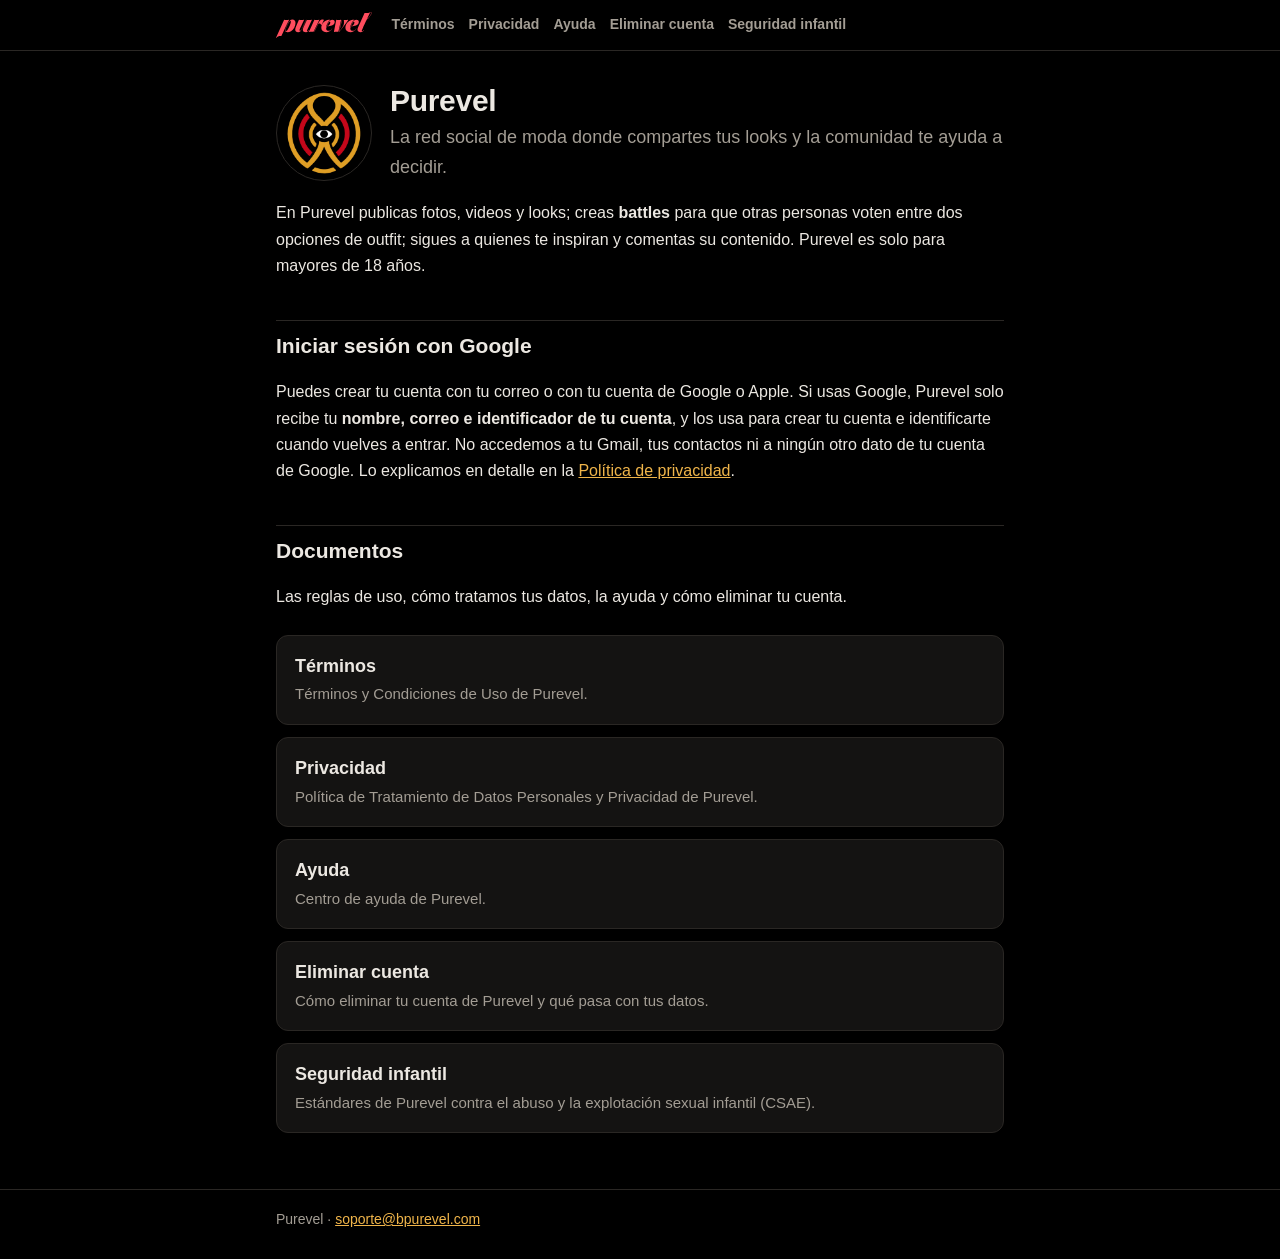
<file: index.html>
<!DOCTYPE html>
<html lang="es">
<head>
  <meta charset="utf-8">
  <meta name="viewport" content="width=device-width, initial-scale=1">
  <title>Purevel · Purevel</title>
  <meta name="description" content="Purevel: la red social de moda donde compartes tus looks y la comunidad te ayuda a decidir.">
  <link rel="icon" href="favicon.png?v=2">
  <link rel="stylesheet" href="styles.css?v=2">
</head>
<body>
  <header class="site-header">
    <div class="wrap">
      <a class="brand" href=""><svg xmlns="http://www.w3.org/2000/svg" viewBox="-156 -742 3579 974" role="img" aria-label="Purevel"><path fill="currentColor" d="M275 14C321 14 366 3 406 -23C505 -87 575 -219 575 -334C575 -407 533 -458 457 -458C384 -458 334 -391 281 -294C223 -189 185 -87 185 -45C185 -7 219 14 275 14ZM-145 232C-92 159 -18 146 45 160C148 -63 239 -263 338 -449L328 -456C275 -439 211 -438 149 -450L-156 225ZM216 -20C201 -20 198 -31 198 -49C198 -95 237 -193 291 -290C332 -363 359 -403 383 -403C396 -403 402 -392 402 -375C402 -313 336 -162 279 -77C255 -41 231 -20 216 -20ZM673 14C738 14 785 -29 851 -171L981 -451L971 -455L841 -174C796 -77 763 -37 745 -37C733 -37 725 -44 725 -58C725 -78 742 -115 771 -177L898 -449L888 -456C833 -438 767 -437 704 -450L599 -208C578 -159 564 -119 564 -87C564 -22 604 14 673 14ZM967 14C1031 14 1054 -10 1089 -56L1080 -63C1056 -32 1037 -14 1023 -14C1011 -14 1006 -20 1006 -32C1006 -51 1011 -71 1056 -165L1191 -449L1181 -456C1119 -436 1069 -434 1000 -447L888 -201C861 -142 849 -105 849 -70C849 -12 898 14 967 14ZM1283 0 1408 -254C1430 -299 1443 -309 1467 -309C1492 -309 1515 -293 1540 -254L1553 -256C1581 -330 1608 -387 1639 -447C1623 -453 1604 -458 1584 -458C1522 -458 1475 -416 1397 -257L1271 0ZM1087 7C1139 -6 1191 -7 1250 0L1470 -449L1460 -456C1406 -438 1345 -437 1283 -450L1079 0ZM1729 14C1813 14 1900 -25 1952 -121L1943 -126C1902 -57 1854 -35 1812 -35C1764 -35 1722 -57 1722 -134C1722 -195 1739 -269 1780 -339C1809 -387 1839 -421 1872 -442L1869 -452C1796 -452 1739 -437 1685 -405C1577 -340 1541 -233 1541 -152C1541 -63 1601 14 1729 14ZM1749 -131C1754 -214 1781 -285 1809 -330C1829 -362 1849 -380 1861 -380C1873 -380 1879 -370 1879 -349C1879 -310 1841 -222 1784 -220L1782 -212C1908 -201 2044 -256 2044 -373C2044 -425 2010 -450 1952 -450C1896 -450 1840 -403 1799 -335C1765 -278 1742 -205 1739 -131ZM2023 7C2072 -5 2125 -5 2180 0L2285 -449L2275 -456C2223 -439 2160 -438 2101 -450L2015 0ZM2202 0H2215L2394 -227C2447 -294 2499 -366 2552 -444L2541 -451C2490 -436 2446 -436 2383 -443C2398 -350 2406 -260 2320 -150L2216 -16L2314 -437L2304 -442ZM2632 14C2716 14 2803 -25 2855 -121L2846 -126C2805 -57 2757 -35 2715 -35C2667 -35 2625 -57 2625 -134C2625 -195 2642 -269 2683 -339C2712 -387 2742 -421 2775 -442L2772 -452C2699 -452 2642 -437 2588 -405C2480 -340 2444 -233 2444 -152C2444 -63 2504 14 2632 14ZM2652 -131C2657 -214 2684 -285 2712 -330C2732 -362 2752 -380 2764 -380C2776 -380 2782 -370 2782 -349C2782 -310 2744 -222 2687 -220L2685 -212C2811 -201 2947 -256 2947 -373C2947 -425 2913 -450 2855 -450C2799 -450 2743 -403 2702 -335C2668 -278 2645 -205 2642 -131ZM3016 14C3081 14 3104 -10 3139 -56L3130 -63C3107 -32 3085 -15 3071 -15C3060 -15 3055 -20 3055 -30C3055 -44 3064 -69 3091 -126C3115 -177 3219 -401 3246 -458C3347 -541 3423 -649 3423 -708C3423 -729 3413 -742 3396 -742C3383 -742 3370 -734 3359 -720C3304 -701 3235 -696 3162 -705L2934 -200C2909 -145 2897 -110 2897 -74C2897 -15 2947 14 3016 14ZM3394 -732C3405 -732 3412 -723 3412 -708C3412 -658 3346 -559 3256 -479C3274 -516 3344 -666 3360 -701C3370 -723 3384 -732 3394 -732Z"/></svg></a>
      <nav aria-label="Documentos">
        <a href="terminos/">Términos</a>
        <a href="privacidad/">Privacidad</a>
        <a href="ayuda/">Ayuda</a>
        <a href="eliminar-cuenta/">Eliminar cuenta</a>
        <a href="seguridad-infantil/">Seguridad infantil</a>
      </nav>
    </div>
  </header>
  <main class="wrap doc">
<div class="hero">
      <img src="logo.png" width="96" height="96" alt="Logo de Purevel">
      <div>
        <h1>Purevel</h1>
        <p class="tagline">La red social de moda donde compartes tus looks y la comunidad te ayuda a decidir.</p>
      </div>
    </div>
    <p>En Purevel publicas fotos, videos y looks; creas <strong>battles</strong> para que otras personas voten entre dos opciones de outfit; sigues a quienes te inspiran y comentas su contenido. Purevel es solo para mayores de 18 años.</p>
    <h2>Iniciar sesión con Google</h2>
    <p>Puedes crear tu cuenta con tu correo o con tu cuenta de Google o Apple. Si usas Google, Purevel solo recibe tu <strong>nombre, correo e identificador de tu cuenta</strong>, y los usa para crear tu cuenta e identificarte cuando vuelves a entrar. No accedemos a tu Gmail, tus contactos ni a ningún otro dato de tu cuenta de Google. Lo explicamos en detalle en la <a href="privacidad/">Política de privacidad</a>.</p>
    <h2>Documentos</h2>
    <p>Las reglas de uso, cómo tratamos tus datos, la ayuda y cómo eliminar tu cuenta.</p>
    <ul class="cards">
      <li><a href="terminos/"><strong>Términos</strong><span>Términos y Condiciones de Uso de Purevel.</span></a></li>
      <li><a href="privacidad/"><strong>Privacidad</strong><span>Política de Tratamiento de Datos Personales y Privacidad de Purevel.</span></a></li>
      <li><a href="ayuda/"><strong>Ayuda</strong><span>Centro de ayuda de Purevel.</span></a></li>
      <li><a href="eliminar-cuenta/"><strong>Eliminar cuenta</strong><span>Cómo eliminar tu cuenta de Purevel y qué pasa con tus datos.</span></a></li>
      <li><a href="seguridad-infantil/"><strong>Seguridad infantil</strong><span>Estándares de Purevel contra el abuso y la explotación sexual infantil (CSAE).</span></a></li>
    </ul>
  </main>
  <footer class="site-footer">
    <div class="wrap">
      Purevel · <a href="mailto:soporte@bpurevel.com">soporte@bpurevel.com</a>
    </div>
  </footer>
</body>
</html>
</file>
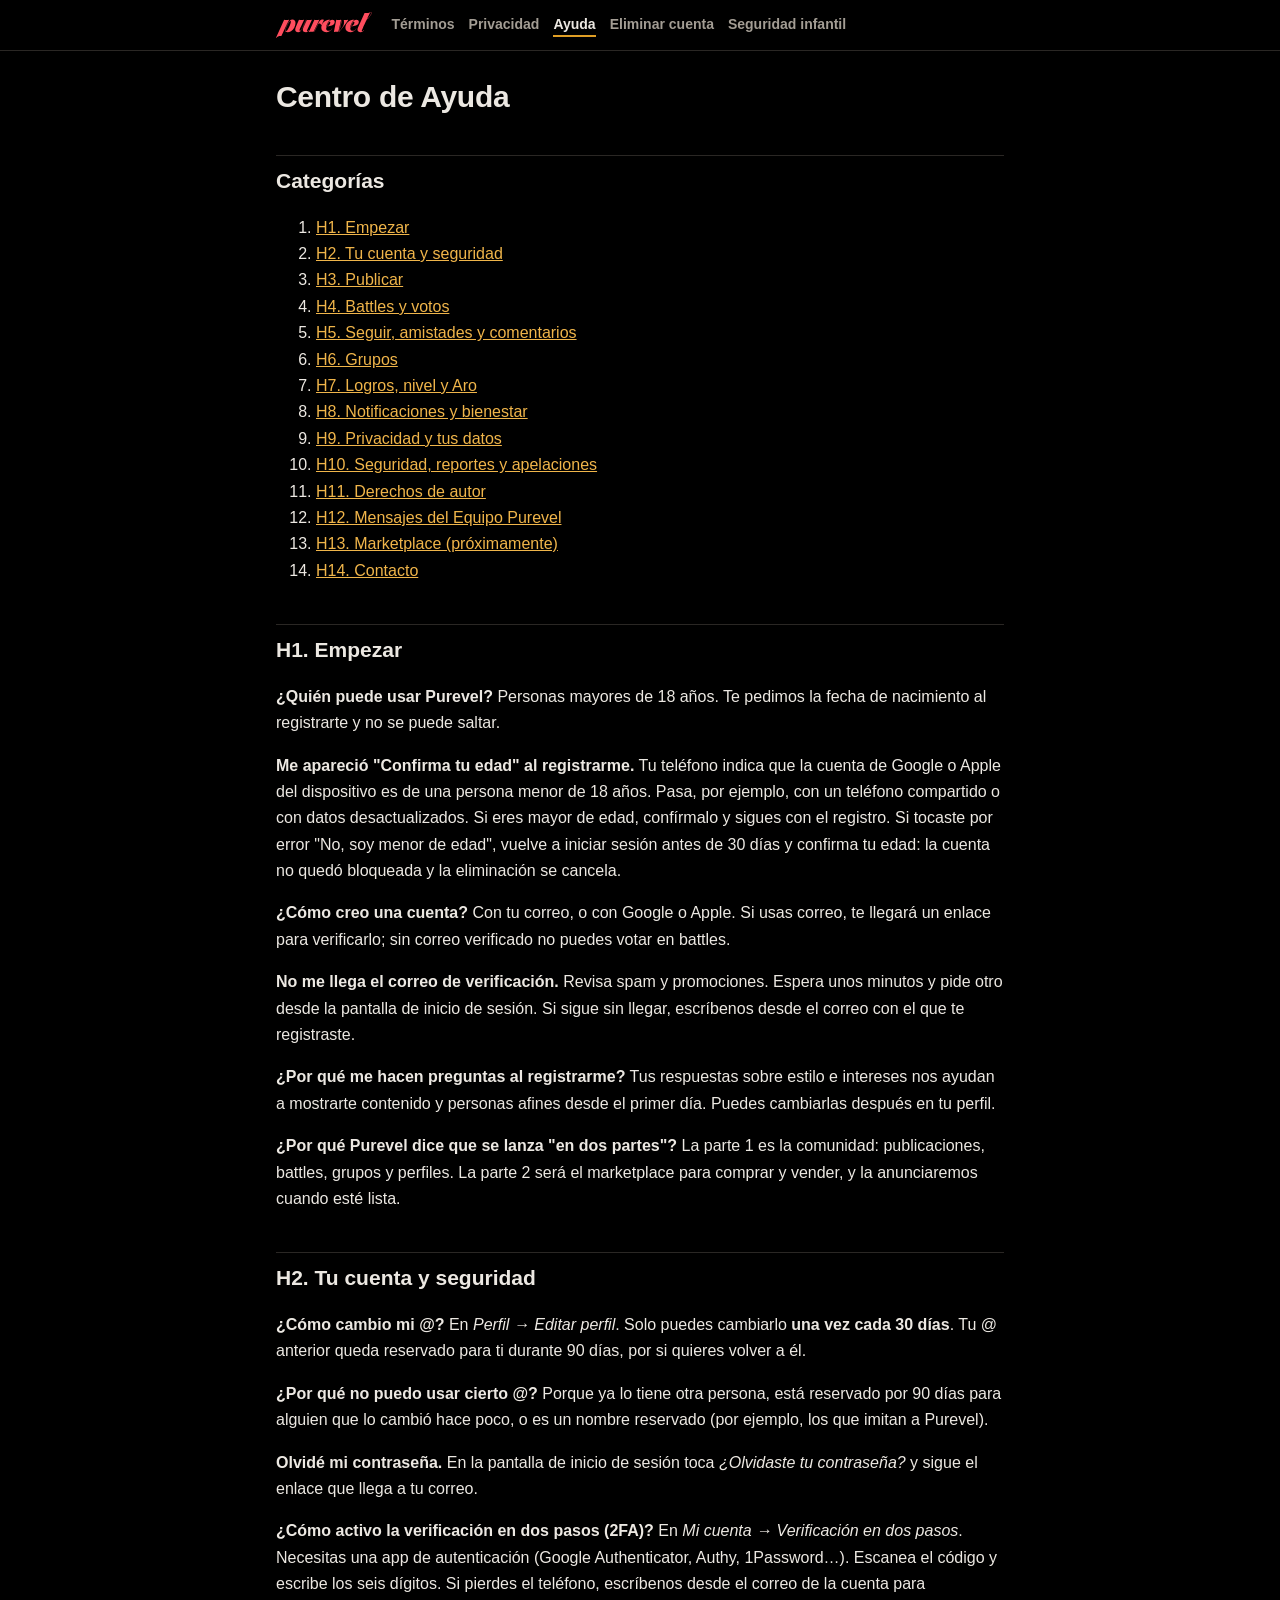
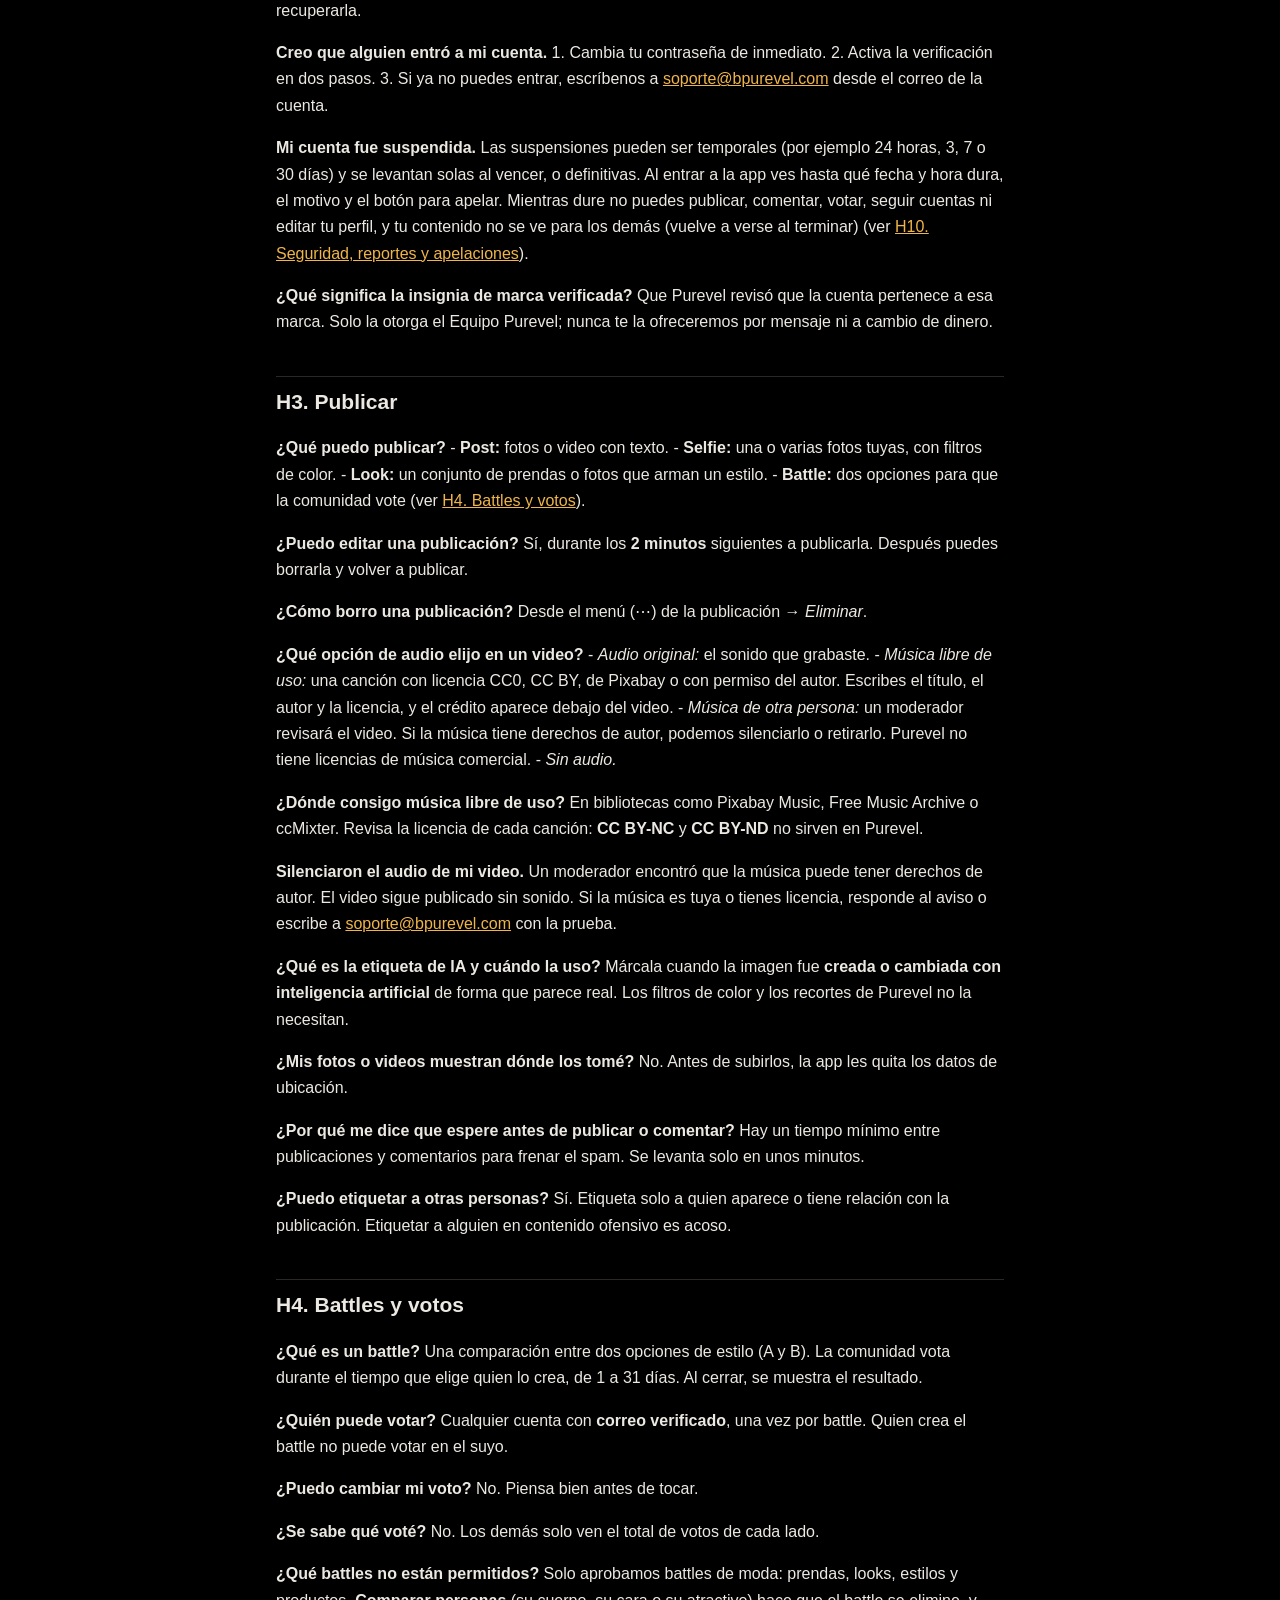
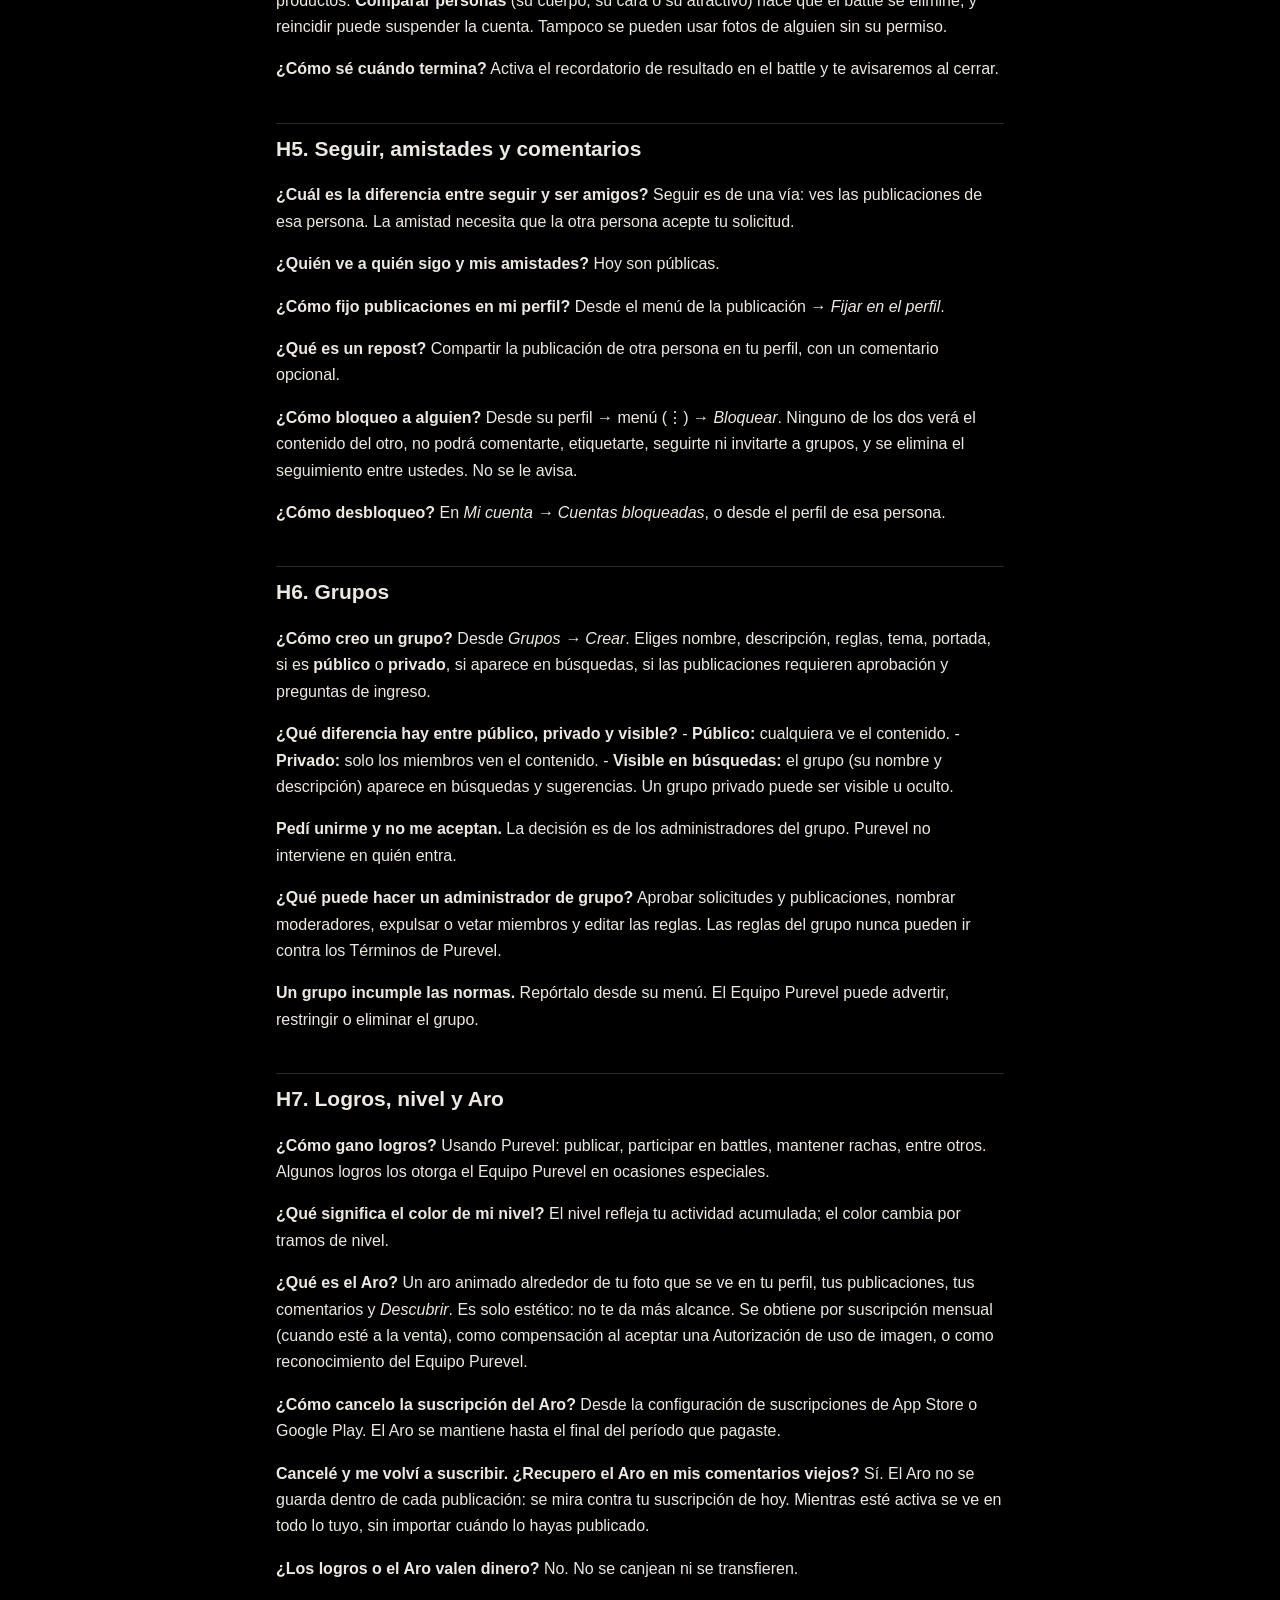
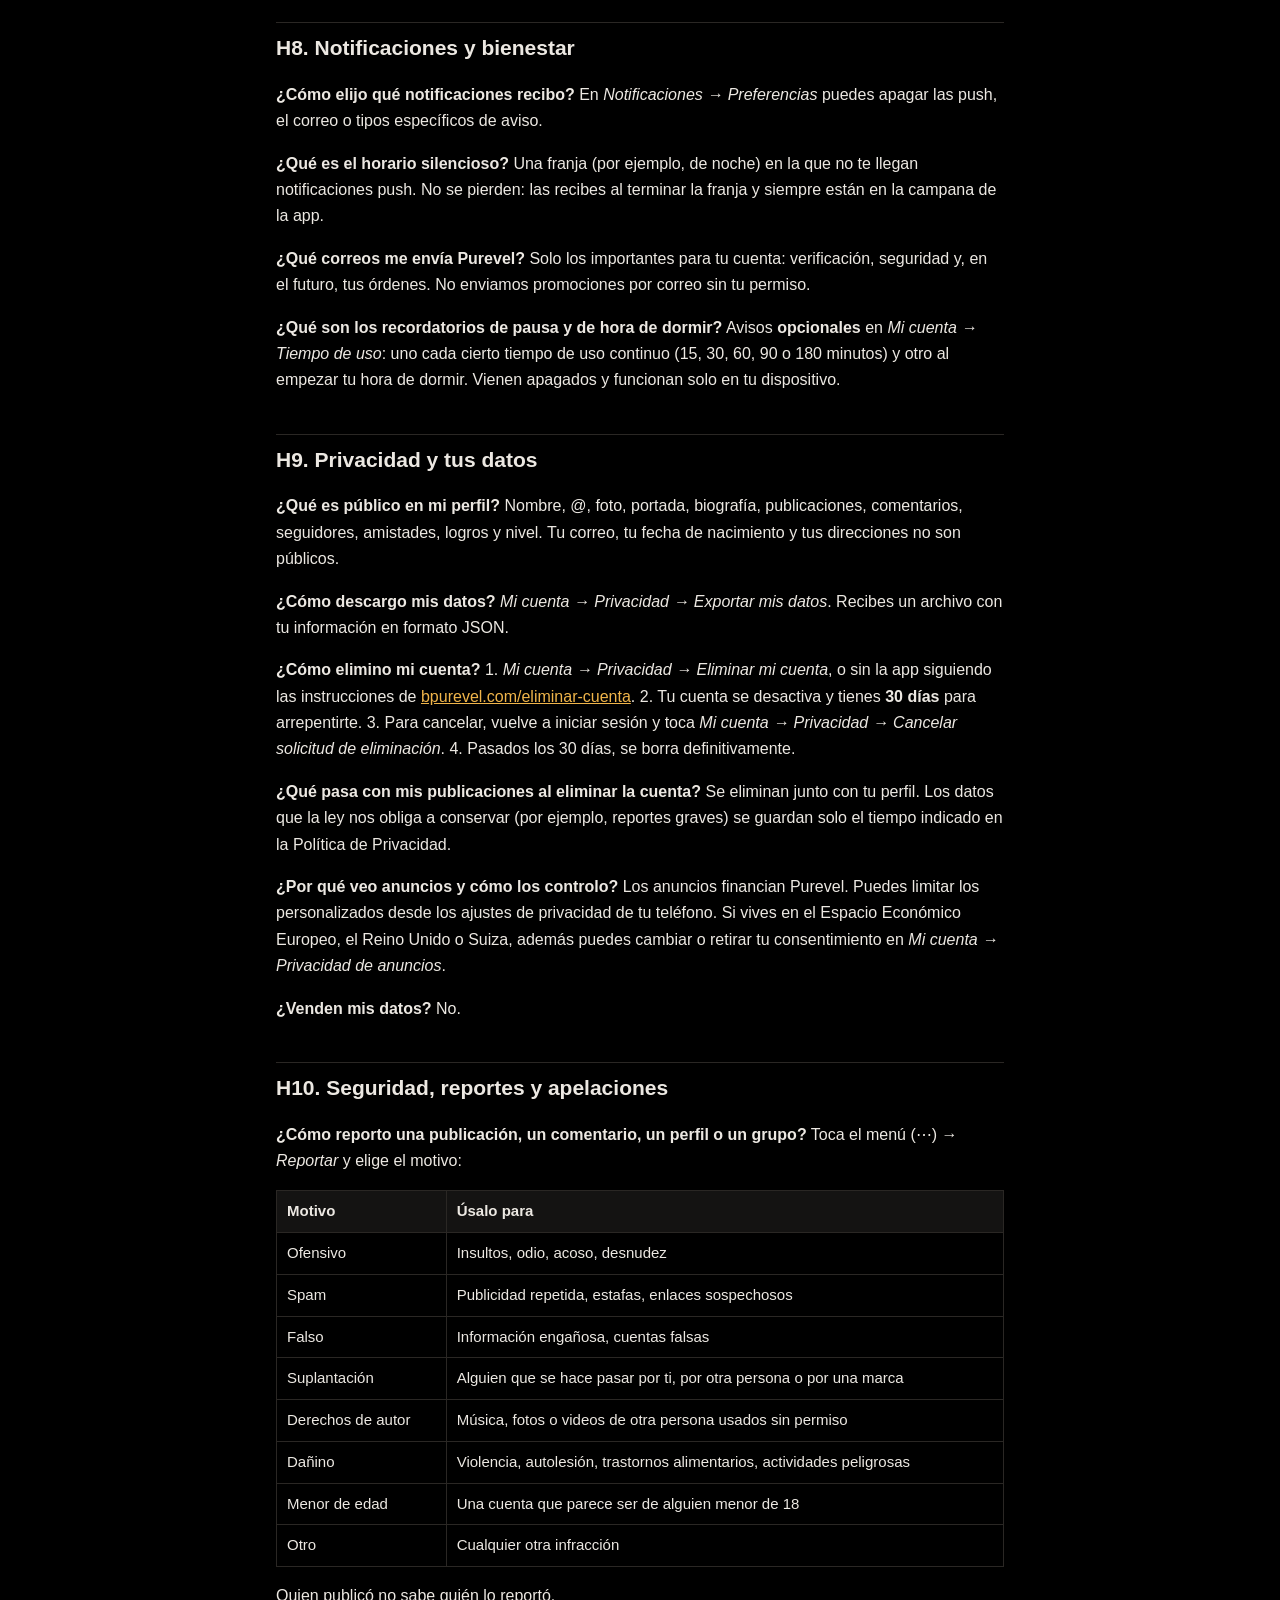
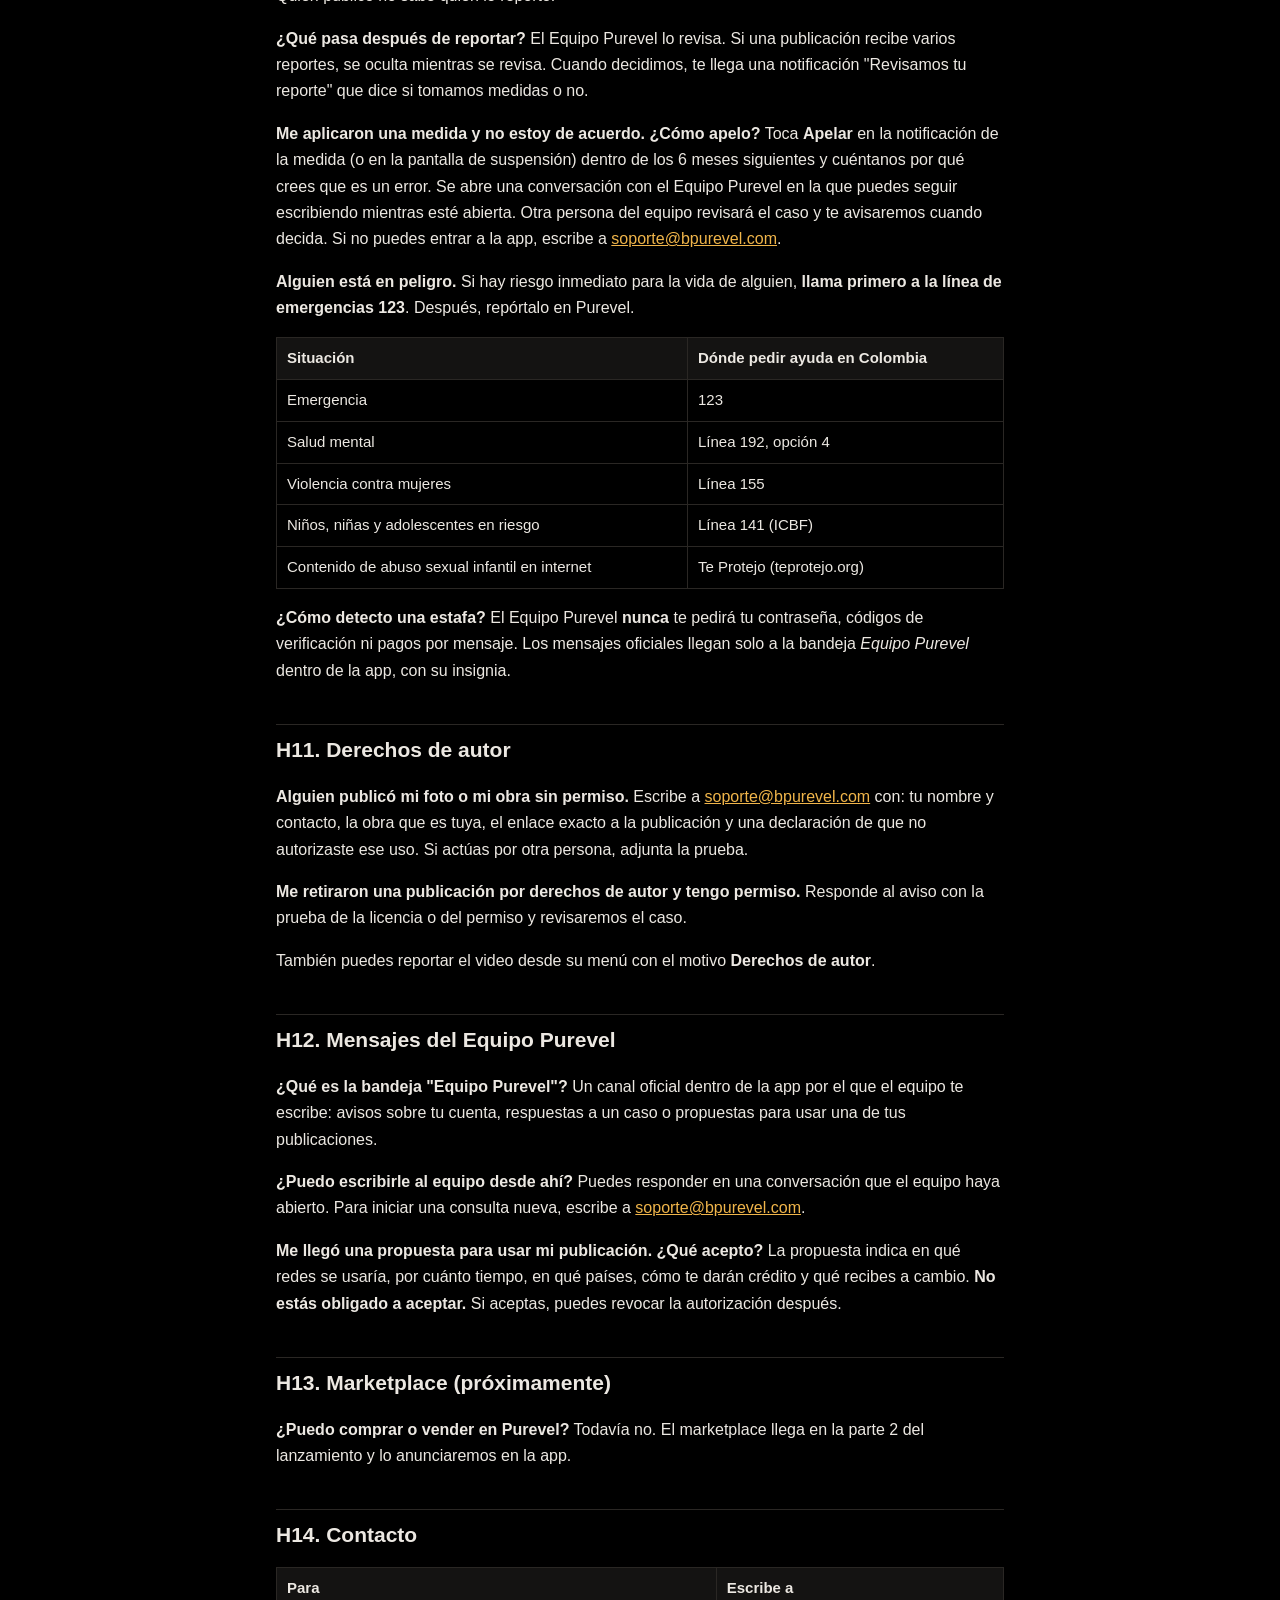
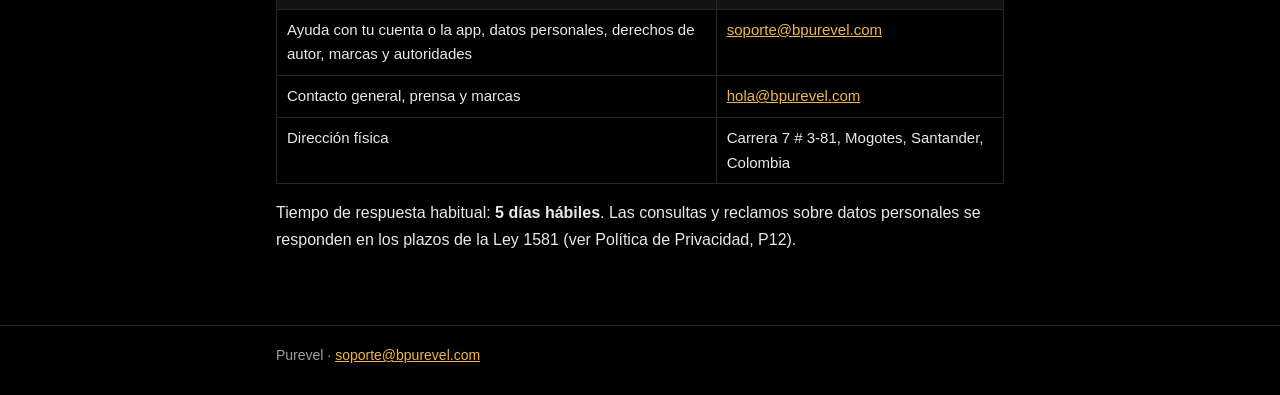
<file: ayuda/index.html>
<!DOCTYPE html>
<html lang="es">
<head>
  <meta charset="utf-8">
  <meta name="viewport" content="width=device-width, initial-scale=1">
  <title>Centro de Ayuda · Purevel</title>
  <meta name="description" content="Centro de ayuda de Purevel.">
  <link rel="icon" href="../favicon.png?v=2">
  <link rel="stylesheet" href="../styles.css?v=2">
</head>
<body>
  <header class="site-header">
    <div class="wrap">
      <a class="brand" href="../"><svg xmlns="http://www.w3.org/2000/svg" viewBox="-156 -742 3579 974" role="img" aria-label="Purevel"><path fill="currentColor" d="M275 14C321 14 366 3 406 -23C505 -87 575 -219 575 -334C575 -407 533 -458 457 -458C384 -458 334 -391 281 -294C223 -189 185 -87 185 -45C185 -7 219 14 275 14ZM-145 232C-92 159 -18 146 45 160C148 -63 239 -263 338 -449L328 -456C275 -439 211 -438 149 -450L-156 225ZM216 -20C201 -20 198 -31 198 -49C198 -95 237 -193 291 -290C332 -363 359 -403 383 -403C396 -403 402 -392 402 -375C402 -313 336 -162 279 -77C255 -41 231 -20 216 -20ZM673 14C738 14 785 -29 851 -171L981 -451L971 -455L841 -174C796 -77 763 -37 745 -37C733 -37 725 -44 725 -58C725 -78 742 -115 771 -177L898 -449L888 -456C833 -438 767 -437 704 -450L599 -208C578 -159 564 -119 564 -87C564 -22 604 14 673 14ZM967 14C1031 14 1054 -10 1089 -56L1080 -63C1056 -32 1037 -14 1023 -14C1011 -14 1006 -20 1006 -32C1006 -51 1011 -71 1056 -165L1191 -449L1181 -456C1119 -436 1069 -434 1000 -447L888 -201C861 -142 849 -105 849 -70C849 -12 898 14 967 14ZM1283 0 1408 -254C1430 -299 1443 -309 1467 -309C1492 -309 1515 -293 1540 -254L1553 -256C1581 -330 1608 -387 1639 -447C1623 -453 1604 -458 1584 -458C1522 -458 1475 -416 1397 -257L1271 0ZM1087 7C1139 -6 1191 -7 1250 0L1470 -449L1460 -456C1406 -438 1345 -437 1283 -450L1079 0ZM1729 14C1813 14 1900 -25 1952 -121L1943 -126C1902 -57 1854 -35 1812 -35C1764 -35 1722 -57 1722 -134C1722 -195 1739 -269 1780 -339C1809 -387 1839 -421 1872 -442L1869 -452C1796 -452 1739 -437 1685 -405C1577 -340 1541 -233 1541 -152C1541 -63 1601 14 1729 14ZM1749 -131C1754 -214 1781 -285 1809 -330C1829 -362 1849 -380 1861 -380C1873 -380 1879 -370 1879 -349C1879 -310 1841 -222 1784 -220L1782 -212C1908 -201 2044 -256 2044 -373C2044 -425 2010 -450 1952 -450C1896 -450 1840 -403 1799 -335C1765 -278 1742 -205 1739 -131ZM2023 7C2072 -5 2125 -5 2180 0L2285 -449L2275 -456C2223 -439 2160 -438 2101 -450L2015 0ZM2202 0H2215L2394 -227C2447 -294 2499 -366 2552 -444L2541 -451C2490 -436 2446 -436 2383 -443C2398 -350 2406 -260 2320 -150L2216 -16L2314 -437L2304 -442ZM2632 14C2716 14 2803 -25 2855 -121L2846 -126C2805 -57 2757 -35 2715 -35C2667 -35 2625 -57 2625 -134C2625 -195 2642 -269 2683 -339C2712 -387 2742 -421 2775 -442L2772 -452C2699 -452 2642 -437 2588 -405C2480 -340 2444 -233 2444 -152C2444 -63 2504 14 2632 14ZM2652 -131C2657 -214 2684 -285 2712 -330C2732 -362 2752 -380 2764 -380C2776 -380 2782 -370 2782 -349C2782 -310 2744 -222 2687 -220L2685 -212C2811 -201 2947 -256 2947 -373C2947 -425 2913 -450 2855 -450C2799 -450 2743 -403 2702 -335C2668 -278 2645 -205 2642 -131ZM3016 14C3081 14 3104 -10 3139 -56L3130 -63C3107 -32 3085 -15 3071 -15C3060 -15 3055 -20 3055 -30C3055 -44 3064 -69 3091 -126C3115 -177 3219 -401 3246 -458C3347 -541 3423 -649 3423 -708C3423 -729 3413 -742 3396 -742C3383 -742 3370 -734 3359 -720C3304 -701 3235 -696 3162 -705L2934 -200C2909 -145 2897 -110 2897 -74C2897 -15 2947 14 3016 14ZM3394 -732C3405 -732 3412 -723 3412 -708C3412 -658 3346 -559 3256 -479C3274 -516 3344 -666 3360 -701C3370 -723 3384 -732 3394 -732Z"/></svg></a>
      <nav aria-label="Documentos">
        <a href="../terminos/">Términos</a>
        <a href="../privacidad/">Privacidad</a>
        <a href="../ayuda/" aria-current="page">Ayuda</a>
        <a href="../eliminar-cuenta/">Eliminar cuenta</a>
        <a href="../seguridad-infantil/">Seguridad infantil</a>
      </nav>
    </div>
  </header>
  <main class="wrap doc">
<h1>Centro de Ayuda</h1>
<h2 id="categorías">Categorías</h2>
<ol>
<li><a href="#h1-empezar">H1. Empezar</a></li>
<li><a href="#h2-tu-cuenta-y-seguridad">H2. Tu cuenta y seguridad</a></li>
<li><a href="#h3-publicar">H3. Publicar</a></li>
<li><a href="#h4-battles-y-votos">H4. Battles y votos</a></li>
<li><a href="#h5-seguir-amistades-y-comentarios">H5. Seguir, amistades y comentarios</a></li>
<li><a href="#h6-grupos">H6. Grupos</a></li>
<li><a href="#h7-logros-nivel-y-aro">H7. Logros, nivel y Aro</a></li>
<li><a href="#h8-notificaciones-y-bienestar">H8. Notificaciones y bienestar</a></li>
<li><a href="#h9-privacidad-y-tus-datos">H9. Privacidad y tus datos</a></li>
<li><a href="#h10-seguridad-reportes-y-apelaciones">H10. Seguridad, reportes y apelaciones</a></li>
<li><a href="#h11-derechos-de-autor">H11. Derechos de autor</a></li>
<li><a href="#h12-mensajes-del-equipo-purevel">H12. Mensajes del Equipo Purevel</a></li>
<li><a href="#h13-marketplace-próximamente">H13. Marketplace (próximamente)</a></li>
<li><a href="#h14-contacto">H14. Contacto</a></li>
</ol>
<h2 id="h1-empezar">H1. Empezar</h2>
<p><strong>¿Quién puede usar Purevel?</strong>
Personas mayores de 18 años. Te pedimos la fecha de nacimiento al registrarte y no se puede saltar.</p>
<p><strong>Me apareció "Confirma tu edad" al registrarme.</strong>
Tu teléfono indica que la cuenta de Google o Apple del dispositivo es de una persona menor de 18 años. Pasa, por ejemplo, con un teléfono compartido o con datos desactualizados. Si eres mayor de edad, confírmalo y sigues con el registro. Si tocaste por error "No, soy menor de edad", vuelve a iniciar sesión antes de 30 días y confirma tu edad: la cuenta no quedó bloqueada y la eliminación se cancela.</p>
<p><strong>¿Cómo creo una cuenta?</strong>
Con tu correo, o con Google o Apple. Si usas correo, te llegará un enlace para verificarlo; sin correo verificado no puedes votar en battles.</p>
<p><strong>No me llega el correo de verificación.</strong>
Revisa spam y promociones. Espera unos minutos y pide otro desde la pantalla de inicio de sesión. Si sigue sin llegar, escríbenos desde el correo con el que te registraste.</p>
<p><strong>¿Por qué me hacen preguntas al registrarme?</strong>
Tus respuestas sobre estilo e intereses nos ayudan a mostrarte contenido y personas afines desde el primer día. Puedes cambiarlas después en tu perfil.</p>
<p><strong>¿Por qué Purevel dice que se lanza "en dos partes"?</strong>
La parte 1 es la comunidad: publicaciones, battles, grupos y perfiles. La parte 2 será el marketplace para comprar y vender, y la anunciaremos cuando esté lista.</p>
<h2 id="h2-tu-cuenta-y-seguridad">H2. Tu cuenta y seguridad</h2>
<p><strong>¿Cómo cambio mi @?</strong>
En <em>Perfil → Editar perfil</em>. Solo puedes cambiarlo <strong>una vez cada 30 días</strong>. Tu @ anterior queda reservado para ti durante 90 días, por si quieres volver a él.</p>
<p><strong>¿Por qué no puedo usar cierto @?</strong>
Porque ya lo tiene otra persona, está reservado por 90 días para alguien que lo cambió hace poco, o es un nombre reservado (por ejemplo, los que imitan a Purevel).</p>
<p><strong>Olvidé mi contraseña.</strong>
En la pantalla de inicio de sesión toca <em>¿Olvidaste tu contraseña?</em> y sigue el enlace que llega a tu correo.</p>
<p><strong>¿Cómo activo la verificación en dos pasos (2FA)?</strong>
En <em>Mi cuenta → Verificación en dos pasos</em>. Necesitas una app de autenticación (Google Authenticator, Authy, 1Password…). Escanea el código y escribe los seis dígitos. Si pierdes el teléfono, escríbenos desde el correo de la cuenta para recuperarla.</p>
<p><strong>Creo que alguien entró a mi cuenta.</strong>
1. Cambia tu contraseña de inmediato.
2. Activa la verificación en dos pasos.
3. Si ya no puedes entrar, escríbenos a <a href="mailto:soporte@bpurevel.com">soporte@bpurevel.com</a> desde el correo de la cuenta.</p>
<p><strong>Mi cuenta fue suspendida.</strong>
Las suspensiones pueden ser temporales (por ejemplo 24 horas, 3, 7 o 30 días) y se levantan solas al vencer, o definitivas. Al entrar a la app ves hasta qué fecha y hora dura, el motivo y el botón para apelar. Mientras dure no puedes publicar, comentar, votar, seguir cuentas ni editar tu perfil, y tu contenido no se ve para los demás (vuelve a verse al terminar) (ver <a href="#h10-seguridad-reportes-y-apelaciones">H10. Seguridad, reportes y apelaciones</a>).</p>
<p><strong>¿Qué significa la insignia de marca verificada?</strong>
Que Purevel revisó que la cuenta pertenece a esa marca. Solo la otorga el Equipo Purevel; nunca te la ofreceremos por mensaje ni a cambio de dinero.</p>
<h2 id="h3-publicar">H3. Publicar</h2>
<p><strong>¿Qué puedo publicar?</strong>
- <strong>Post:</strong> fotos o video con texto.
- <strong>Selfie:</strong> una o varias fotos tuyas, con filtros de color.
- <strong>Look:</strong> un conjunto de prendas o fotos que arman un estilo.
- <strong>Battle:</strong> dos opciones para que la comunidad vote (ver <a href="#h4-battles-y-votos">H4. Battles y votos</a>).</p>
<p><strong>¿Puedo editar una publicación?</strong>
Sí, durante los <strong>2 minutos</strong> siguientes a publicarla. Después puedes borrarla y volver a publicar.</p>
<p><strong>¿Cómo borro una publicación?</strong>
Desde el menú (⋯) de la publicación → <em>Eliminar</em>.</p>
<p><strong>¿Qué opción de audio elijo en un video?</strong>
- <em>Audio original:</em> el sonido que grabaste.
- <em>Música libre de uso:</em> una canción con licencia CC0, CC BY, de Pixabay o con permiso del autor. Escribes el título, el autor y la licencia, y el crédito aparece debajo del video.
- <em>Música de otra persona:</em> un moderador revisará el video. Si la música tiene derechos de autor, podemos silenciarlo o retirarlo. Purevel no tiene licencias de música comercial.
- <em>Sin audio.</em></p>
<p><strong>¿Dónde consigo música libre de uso?</strong>
En bibliotecas como Pixabay Music, Free Music Archive o ccMixter. Revisa la licencia de cada canción: <strong>CC BY-NC</strong> y <strong>CC BY-ND</strong> no sirven en Purevel.</p>
<p><strong>Silenciaron el audio de mi video.</strong>
Un moderador encontró que la música puede tener derechos de autor. El video sigue publicado sin sonido. Si la música es tuya o tienes licencia, responde al aviso o escribe a <a href="mailto:soporte@bpurevel.com">soporte@bpurevel.com</a> con la prueba.</p>
<p><strong>¿Qué es la etiqueta de IA y cuándo la uso?</strong>
Márcala cuando la imagen fue <strong>creada o cambiada con inteligencia artificial</strong> de forma que parece real. Los filtros de color y los recortes de Purevel no la necesitan.</p>
<p><strong>¿Mis fotos o videos muestran dónde los tomé?</strong>
No. Antes de subirlos, la app les quita los datos de ubicación.</p>
<p><strong>¿Por qué me dice que espere antes de publicar o comentar?</strong>
Hay un tiempo mínimo entre publicaciones y comentarios para frenar el spam. Se levanta solo en unos minutos.</p>
<p><strong>¿Puedo etiquetar a otras personas?</strong>
Sí. Etiqueta solo a quien aparece o tiene relación con la publicación. Etiquetar a alguien en contenido ofensivo es acoso.</p>
<h2 id="h4-battles-y-votos">H4. Battles y votos</h2>
<p><strong>¿Qué es un battle?</strong>
Una comparación entre dos opciones de estilo (A y B). La comunidad vota durante el tiempo que elige quien lo crea, de 1 a 31 días. Al cerrar, se muestra el resultado.</p>
<p><strong>¿Quién puede votar?</strong>
Cualquier cuenta con <strong>correo verificado</strong>, una vez por battle. Quien crea el battle no puede votar en el suyo.</p>
<p><strong>¿Puedo cambiar mi voto?</strong>
No. Piensa bien antes de tocar.</p>
<p><strong>¿Se sabe qué voté?</strong>
No. Los demás solo ven el total de votos de cada lado.</p>
<p><strong>¿Qué battles no están permitidos?</strong>
Solo aprobamos battles de moda: prendas, looks, estilos y productos. <strong>Comparar personas</strong> (su cuerpo, su cara o su atractivo) hace que el battle se elimine, y reincidir puede suspender la cuenta. Tampoco se pueden usar fotos de alguien sin su permiso.</p>
<p><strong>¿Cómo sé cuándo termina?</strong>
Activa el recordatorio de resultado en el battle y te avisaremos al cerrar.</p>
<h2 id="h5-seguir-amistades-y-comentarios">H5. Seguir, amistades y comentarios</h2>
<p><strong>¿Cuál es la diferencia entre seguir y ser amigos?</strong>
Seguir es de una vía: ves las publicaciones de esa persona. La amistad necesita que la otra persona acepte tu solicitud.</p>
<p><strong>¿Quién ve a quién sigo y mis amistades?</strong>
Hoy son públicas.</p>
<p><strong>¿Cómo fijo publicaciones en mi perfil?</strong>
Desde el menú de la publicación → <em>Fijar en el perfil</em>.</p>
<p><strong>¿Qué es un repost?</strong>
Compartir la publicación de otra persona en tu perfil, con un comentario opcional.</p>
<p><strong>¿Cómo bloqueo a alguien?</strong>
Desde su perfil → menú (⋮) → <em>Bloquear</em>. Ninguno de los dos verá el contenido del otro, no podrá comentarte, etiquetarte, seguirte ni invitarte a grupos, y se elimina el seguimiento entre ustedes. No se le avisa.</p>
<p><strong>¿Cómo desbloqueo?</strong>
En <em>Mi cuenta → Cuentas bloqueadas</em>, o desde el perfil de esa persona.</p>
<h2 id="h6-grupos">H6. Grupos</h2>
<p><strong>¿Cómo creo un grupo?</strong>
Desde <em>Grupos → Crear</em>. Eliges nombre, descripción, reglas, tema, portada, si es <strong>público</strong> o <strong>privado</strong>, si aparece en búsquedas, si las publicaciones requieren aprobación y preguntas de ingreso.</p>
<p><strong>¿Qué diferencia hay entre público, privado y visible?</strong>
- <strong>Público:</strong> cualquiera ve el contenido.
- <strong>Privado:</strong> solo los miembros ven el contenido.
- <strong>Visible en búsquedas:</strong> el grupo (su nombre y descripción) aparece en búsquedas y sugerencias. Un grupo privado puede ser visible u oculto.</p>
<p><strong>Pedí unirme y no me aceptan.</strong>
La decisión es de los administradores del grupo. Purevel no interviene en quién entra.</p>
<p><strong>¿Qué puede hacer un administrador de grupo?</strong>
Aprobar solicitudes y publicaciones, nombrar moderadores, expulsar o vetar miembros y editar las reglas. Las reglas del grupo nunca pueden ir contra los Términos de Purevel.</p>
<p><strong>Un grupo incumple las normas.</strong>
Repórtalo desde su menú. El Equipo Purevel puede advertir, restringir o eliminar el grupo.</p>
<h2 id="h7-logros-nivel-y-aro">H7. Logros, nivel y Aro</h2>
<p><strong>¿Cómo gano logros?</strong>
Usando Purevel: publicar, participar en battles, mantener rachas, entre otros. Algunos logros los otorga el Equipo Purevel en ocasiones especiales.</p>
<p><strong>¿Qué significa el color de mi nivel?</strong>
El nivel refleja tu actividad acumulada; el color cambia por tramos de nivel.</p>
<p><strong>¿Qué es el Aro?</strong>
Un aro animado alrededor de tu foto que se ve en tu perfil, tus publicaciones, tus comentarios y <em>Descubrir</em>. Es solo estético: no te da más alcance. Se obtiene por suscripción mensual (cuando esté a la venta), como compensación al aceptar una Autorización de uso de imagen, o como reconocimiento del Equipo Purevel.</p>
<p><strong>¿Cómo cancelo la suscripción del Aro?</strong>
Desde la configuración de suscripciones de App Store o Google Play. El Aro se mantiene hasta el final del período que pagaste.</p>
<p><strong>Cancelé y me volví a suscribir. ¿Recupero el Aro en mis comentarios viejos?</strong>
Sí. El Aro no se guarda dentro de cada publicación: se mira contra tu suscripción de hoy. Mientras esté activa se ve en todo lo tuyo, sin importar cuándo lo hayas publicado.</p>
<p><strong>¿Los logros o el Aro valen dinero?</strong>
No. No se canjean ni se transfieren.</p>
<h2 id="h8-notificaciones-y-bienestar">H8. Notificaciones y bienestar</h2>
<p><strong>¿Cómo elijo qué notificaciones recibo?</strong>
En <em>Notificaciones → Preferencias</em> puedes apagar las push, el correo o tipos específicos de aviso.</p>
<p><strong>¿Qué es el horario silencioso?</strong>
Una franja (por ejemplo, de noche) en la que no te llegan notificaciones push. No se pierden: las recibes al terminar la franja y siempre están en la campana de la app.</p>
<p><strong>¿Qué correos me envía Purevel?</strong>
Solo los importantes para tu cuenta: verificación, seguridad y, en el futuro, tus órdenes. No enviamos promociones por correo sin tu permiso.</p>
<p><strong>¿Qué son los recordatorios de pausa y de hora de dormir?</strong>
Avisos <strong>opcionales</strong> en <em>Mi cuenta → Tiempo de uso</em>: uno cada cierto tiempo de uso continuo (15, 30, 60, 90 o 180 minutos) y otro al empezar tu hora de dormir. Vienen apagados y funcionan solo en tu dispositivo.</p>
<h2 id="h9-privacidad-y-tus-datos">H9. Privacidad y tus datos</h2>
<p><strong>¿Qué es público en mi perfil?</strong>
Nombre, @, foto, portada, biografía, publicaciones, comentarios, seguidores, amistades, logros y nivel. Tu correo, tu fecha de nacimiento y tus direcciones no son públicos.</p>
<p><strong>¿Cómo descargo mis datos?</strong>
<em>Mi cuenta → Privacidad → Exportar mis datos</em>. Recibes un archivo con tu información en formato JSON.</p>
<p><strong>¿Cómo elimino mi cuenta?</strong>
1. <em>Mi cuenta → Privacidad → Eliminar mi cuenta</em>, o sin la app siguiendo las instrucciones de <a href="../eliminar-cuenta/">bpurevel.com/eliminar-cuenta</a>.
2. Tu cuenta se desactiva y tienes <strong>30 días</strong> para arrepentirte.
3. Para cancelar, vuelve a iniciar sesión y toca <em>Mi cuenta → Privacidad → Cancelar solicitud de eliminación</em>.
4. Pasados los 30 días, se borra definitivamente.</p>
<p><strong>¿Qué pasa con mis publicaciones al eliminar la cuenta?</strong>
Se eliminan junto con tu perfil. Los datos que la ley nos obliga a conservar (por ejemplo, reportes graves) se guardan solo el tiempo indicado en la Política de Privacidad.</p>
<p><strong>¿Por qué veo anuncios y cómo los controlo?</strong>
Los anuncios financian Purevel. Puedes limitar los personalizados desde los ajustes de privacidad de tu teléfono. Si vives en el Espacio Económico Europeo, el Reino Unido o Suiza, además puedes cambiar o retirar tu consentimiento en <em>Mi cuenta → Privacidad de anuncios</em>.</p>
<p><strong>¿Venden mis datos?</strong>
No.</p>
<h2 id="h10-seguridad-reportes-y-apelaciones">H10. Seguridad, reportes y apelaciones</h2>
<p><strong>¿Cómo reporto una publicación, un comentario, un perfil o un grupo?</strong>
Toca el menú (⋯) → <em>Reportar</em> y elige el motivo:</p>
<div class="table-wrap"><table>
<thead>
<tr>
<th>Motivo</th>
<th>Úsalo para</th>
</tr>
</thead>
<tbody>
<tr>
<td>Ofensivo</td>
<td>Insultos, odio, acoso, desnudez</td>
</tr>
<tr>
<td>Spam</td>
<td>Publicidad repetida, estafas, enlaces sospechosos</td>
</tr>
<tr>
<td>Falso</td>
<td>Información engañosa, cuentas falsas</td>
</tr>
<tr>
<td>Suplantación</td>
<td>Alguien que se hace pasar por ti, por otra persona o por una marca</td>
</tr>
<tr>
<td>Derechos de autor</td>
<td>Música, fotos o videos de otra persona usados sin permiso</td>
</tr>
<tr>
<td>Dañino</td>
<td>Violencia, autolesión, trastornos alimentarios, actividades peligrosas</td>
</tr>
<tr>
<td>Menor de edad</td>
<td>Una cuenta que parece ser de alguien menor de 18</td>
</tr>
<tr>
<td>Otro</td>
<td>Cualquier otra infracción</td>
</tr>
</tbody>
</table></div>
<p>Quien publicó no sabe quién lo reportó.</p>
<p><strong>¿Qué pasa después de reportar?</strong>
El Equipo Purevel lo revisa. Si una publicación recibe varios reportes, se oculta mientras se revisa. Cuando decidimos, te llega una notificación "Revisamos tu reporte" que dice si tomamos medidas o no.</p>
<p><strong>Me aplicaron una medida y no estoy de acuerdo. ¿Cómo apelo?</strong>
Toca <strong>Apelar</strong> en la notificación de la medida (o en la pantalla de suspensión) dentro de los 6 meses siguientes y cuéntanos por qué crees que es un error. Se abre una conversación con el Equipo Purevel en la que puedes seguir escribiendo mientras esté abierta. Otra persona del equipo revisará el caso y te avisaremos cuando decida. Si no puedes entrar a la app, escribe a <a href="mailto:soporte@bpurevel.com">soporte@bpurevel.com</a>.</p>
<p><strong>Alguien está en peligro.</strong>
Si hay riesgo inmediato para la vida de alguien, <strong>llama primero a la línea de emergencias 123</strong>. Después, repórtalo en Purevel.</p>
<div class="table-wrap"><table>
<thead>
<tr>
<th>Situación</th>
<th>Dónde pedir ayuda en Colombia</th>
</tr>
</thead>
<tbody>
<tr>
<td>Emergencia</td>
<td>123</td>
</tr>
<tr>
<td>Salud mental</td>
<td>Línea 192, opción 4</td>
</tr>
<tr>
<td>Violencia contra mujeres</td>
<td>Línea 155</td>
</tr>
<tr>
<td>Niños, niñas y adolescentes en riesgo</td>
<td>Línea 141 (ICBF)</td>
</tr>
<tr>
<td>Contenido de abuso sexual infantil en internet</td>
<td>Te Protejo (teprotejo.org)</td>
</tr>
</tbody>
</table></div>
<p><strong>¿Cómo detecto una estafa?</strong>
El Equipo Purevel <strong>nunca</strong> te pedirá tu contraseña, códigos de verificación ni pagos por mensaje. Los mensajes oficiales llegan solo a la bandeja <em>Equipo Purevel</em> dentro de la app, con su insignia.</p>
<h2 id="h11-derechos-de-autor">H11. Derechos de autor</h2>
<p><strong>Alguien publicó mi foto o mi obra sin permiso.</strong>
Escribe a <a href="mailto:soporte@bpurevel.com">soporte@bpurevel.com</a> con: tu nombre y contacto, la obra que es tuya, el enlace exacto a la publicación y una declaración de que no autorizaste ese uso. Si actúas por otra persona, adjunta la prueba.</p>
<p><strong>Me retiraron una publicación por derechos de autor y tengo permiso.</strong>
Responde al aviso con la prueba de la licencia o del permiso y revisaremos el caso.</p>
<p>También puedes reportar el video desde su menú con el motivo <strong>Derechos de autor</strong>.</p>
<h2 id="h12-mensajes-del-equipo-purevel">H12. Mensajes del Equipo Purevel</h2>
<p><strong>¿Qué es la bandeja "Equipo Purevel"?</strong>
Un canal oficial dentro de la app por el que el equipo te escribe: avisos sobre tu cuenta, respuestas a un caso o propuestas para usar una de tus publicaciones.</p>
<p><strong>¿Puedo escribirle al equipo desde ahí?</strong>
Puedes responder en una conversación que el equipo haya abierto. Para iniciar una consulta nueva, escribe a <a href="mailto:soporte@bpurevel.com">soporte@bpurevel.com</a>.</p>
<p><strong>Me llegó una propuesta para usar mi publicación. ¿Qué acepto?</strong>
La propuesta indica en qué redes se usaría, por cuánto tiempo, en qué países, cómo te darán crédito y qué recibes a cambio. <strong>No estás obligado a aceptar.</strong> Si aceptas, puedes revocar la autorización después.</p>
<h2 id="h13-marketplace-próximamente">H13. Marketplace (próximamente)</h2>
<p><strong>¿Puedo comprar o vender en Purevel?</strong>
Todavía no. El marketplace llega en la parte 2 del lanzamiento y lo anunciaremos en la app.</p>
<h2 id="h14-contacto">H14. Contacto</h2>
<div class="table-wrap"><table>
<thead>
<tr>
<th>Para</th>
<th>Escribe a</th>
</tr>
</thead>
<tbody>
<tr>
<td>Ayuda con tu cuenta o la app, datos personales, derechos de autor, marcas y autoridades</td>
<td><a href="mailto:soporte@bpurevel.com">soporte@bpurevel.com</a></td>
</tr>
<tr>
<td>Contacto general, prensa y marcas</td>
<td><a href="mailto:hola@bpurevel.com">hola@bpurevel.com</a></td>
</tr>
<tr>
<td>Dirección física</td>
<td>Carrera 7 # 3-81, Mogotes, Santander, Colombia</td>
</tr>
</tbody>
</table></div>
<p>Tiempo de respuesta habitual: <strong>5 días hábiles</strong>. Las consultas y reclamos sobre datos personales se responden en los plazos de la Ley 1581 (ver Política de Privacidad, P12).</p>
  </main>
  <footer class="site-footer">
    <div class="wrap">
      Purevel · <a href="mailto:soporte@bpurevel.com">soporte@bpurevel.com</a>
    </div>
  </footer>
</body>
</html>
</file>
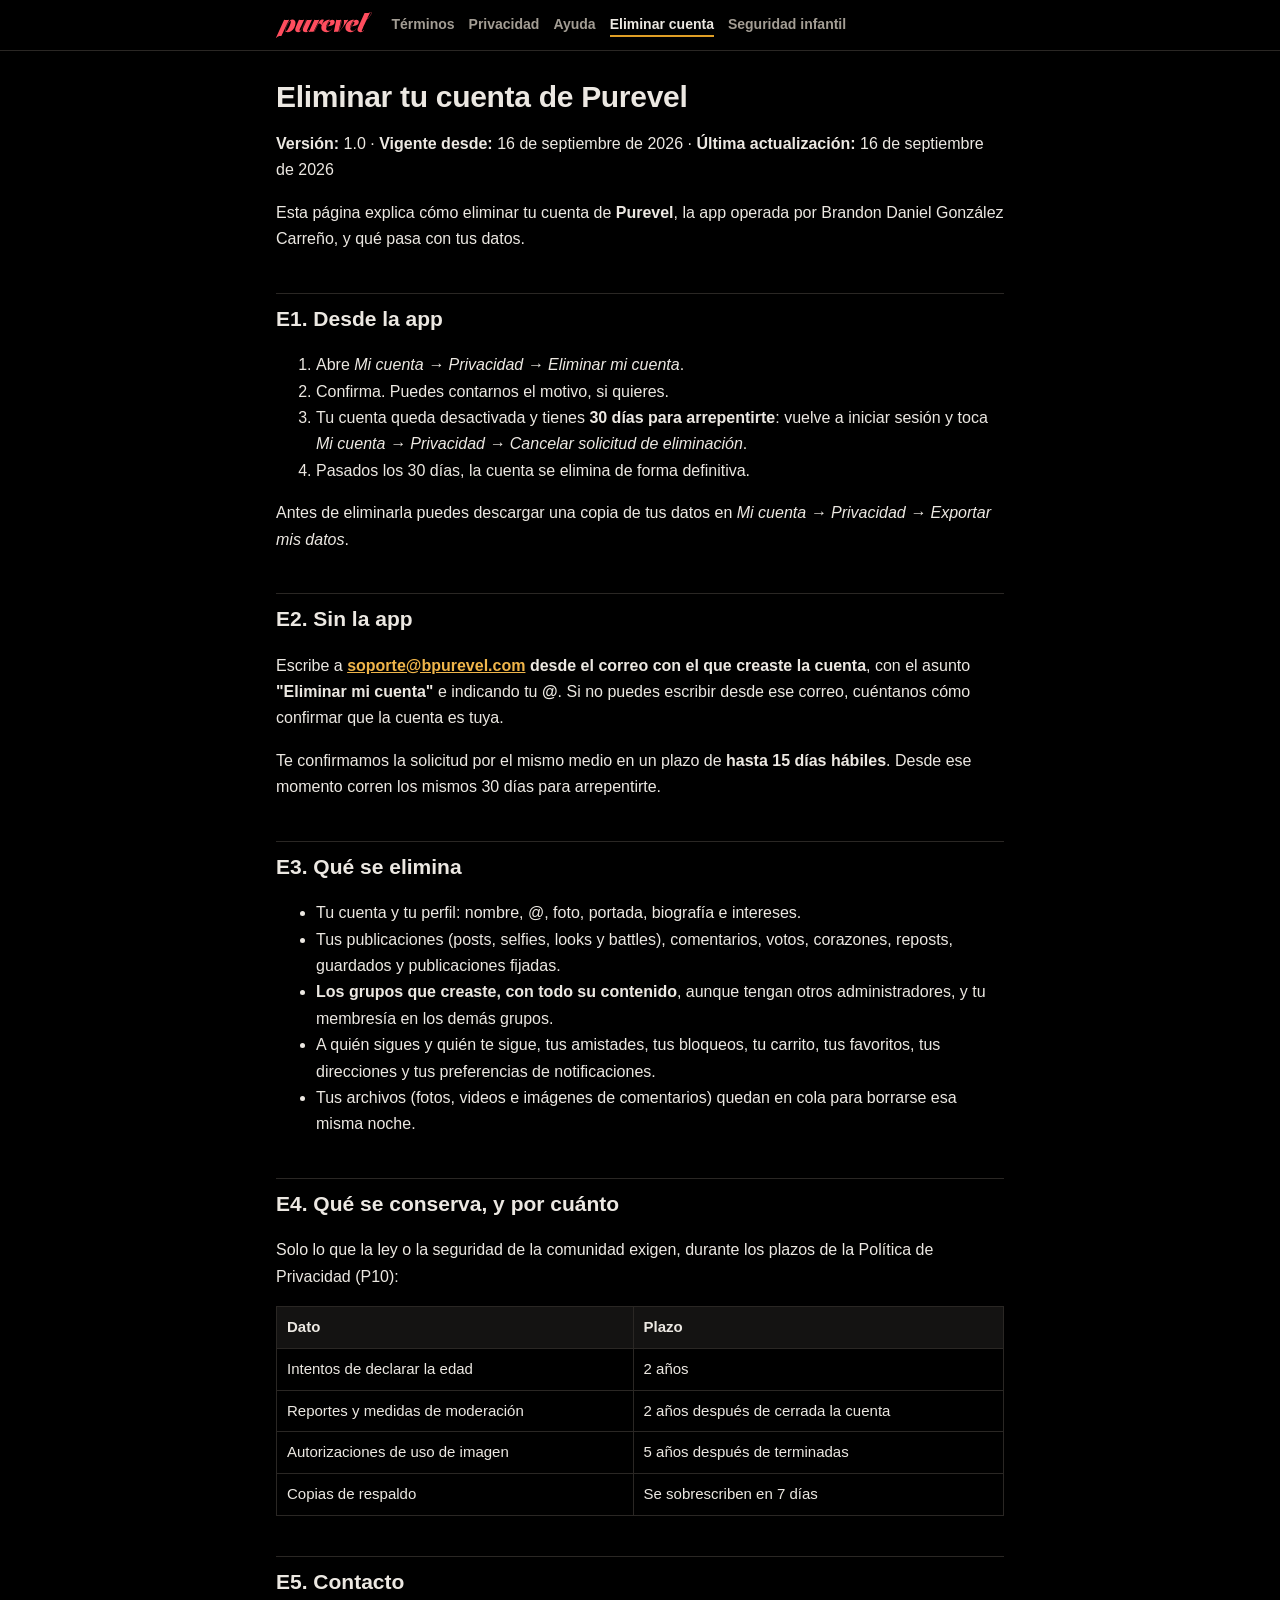
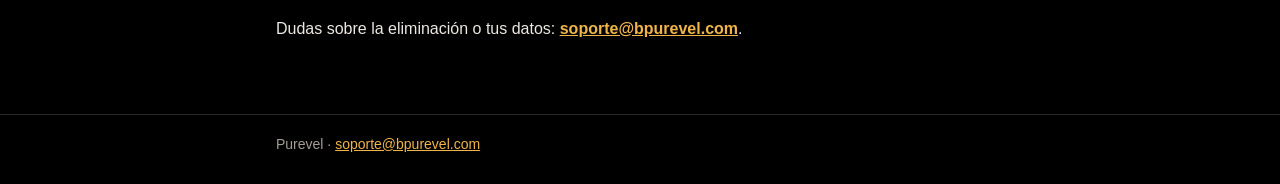
<file: eliminar-cuenta/index.html>
<!DOCTYPE html>
<html lang="es">
<head>
  <meta charset="utf-8">
  <meta name="viewport" content="width=device-width, initial-scale=1">
  <title>Eliminar tu cuenta de Purevel · Purevel</title>
  <meta name="description" content="Cómo eliminar tu cuenta de Purevel y qué pasa con tus datos.">
  <link rel="icon" href="../favicon.png?v=2">
  <link rel="stylesheet" href="../styles.css?v=2">
</head>
<body>
  <header class="site-header">
    <div class="wrap">
      <a class="brand" href="../"><svg xmlns="http://www.w3.org/2000/svg" viewBox="-156 -742 3579 974" role="img" aria-label="Purevel"><path fill="currentColor" d="M275 14C321 14 366 3 406 -23C505 -87 575 -219 575 -334C575 -407 533 -458 457 -458C384 -458 334 -391 281 -294C223 -189 185 -87 185 -45C185 -7 219 14 275 14ZM-145 232C-92 159 -18 146 45 160C148 -63 239 -263 338 -449L328 -456C275 -439 211 -438 149 -450L-156 225ZM216 -20C201 -20 198 -31 198 -49C198 -95 237 -193 291 -290C332 -363 359 -403 383 -403C396 -403 402 -392 402 -375C402 -313 336 -162 279 -77C255 -41 231 -20 216 -20ZM673 14C738 14 785 -29 851 -171L981 -451L971 -455L841 -174C796 -77 763 -37 745 -37C733 -37 725 -44 725 -58C725 -78 742 -115 771 -177L898 -449L888 -456C833 -438 767 -437 704 -450L599 -208C578 -159 564 -119 564 -87C564 -22 604 14 673 14ZM967 14C1031 14 1054 -10 1089 -56L1080 -63C1056 -32 1037 -14 1023 -14C1011 -14 1006 -20 1006 -32C1006 -51 1011 -71 1056 -165L1191 -449L1181 -456C1119 -436 1069 -434 1000 -447L888 -201C861 -142 849 -105 849 -70C849 -12 898 14 967 14ZM1283 0 1408 -254C1430 -299 1443 -309 1467 -309C1492 -309 1515 -293 1540 -254L1553 -256C1581 -330 1608 -387 1639 -447C1623 -453 1604 -458 1584 -458C1522 -458 1475 -416 1397 -257L1271 0ZM1087 7C1139 -6 1191 -7 1250 0L1470 -449L1460 -456C1406 -438 1345 -437 1283 -450L1079 0ZM1729 14C1813 14 1900 -25 1952 -121L1943 -126C1902 -57 1854 -35 1812 -35C1764 -35 1722 -57 1722 -134C1722 -195 1739 -269 1780 -339C1809 -387 1839 -421 1872 -442L1869 -452C1796 -452 1739 -437 1685 -405C1577 -340 1541 -233 1541 -152C1541 -63 1601 14 1729 14ZM1749 -131C1754 -214 1781 -285 1809 -330C1829 -362 1849 -380 1861 -380C1873 -380 1879 -370 1879 -349C1879 -310 1841 -222 1784 -220L1782 -212C1908 -201 2044 -256 2044 -373C2044 -425 2010 -450 1952 -450C1896 -450 1840 -403 1799 -335C1765 -278 1742 -205 1739 -131ZM2023 7C2072 -5 2125 -5 2180 0L2285 -449L2275 -456C2223 -439 2160 -438 2101 -450L2015 0ZM2202 0H2215L2394 -227C2447 -294 2499 -366 2552 -444L2541 -451C2490 -436 2446 -436 2383 -443C2398 -350 2406 -260 2320 -150L2216 -16L2314 -437L2304 -442ZM2632 14C2716 14 2803 -25 2855 -121L2846 -126C2805 -57 2757 -35 2715 -35C2667 -35 2625 -57 2625 -134C2625 -195 2642 -269 2683 -339C2712 -387 2742 -421 2775 -442L2772 -452C2699 -452 2642 -437 2588 -405C2480 -340 2444 -233 2444 -152C2444 -63 2504 14 2632 14ZM2652 -131C2657 -214 2684 -285 2712 -330C2732 -362 2752 -380 2764 -380C2776 -380 2782 -370 2782 -349C2782 -310 2744 -222 2687 -220L2685 -212C2811 -201 2947 -256 2947 -373C2947 -425 2913 -450 2855 -450C2799 -450 2743 -403 2702 -335C2668 -278 2645 -205 2642 -131ZM3016 14C3081 14 3104 -10 3139 -56L3130 -63C3107 -32 3085 -15 3071 -15C3060 -15 3055 -20 3055 -30C3055 -44 3064 -69 3091 -126C3115 -177 3219 -401 3246 -458C3347 -541 3423 -649 3423 -708C3423 -729 3413 -742 3396 -742C3383 -742 3370 -734 3359 -720C3304 -701 3235 -696 3162 -705L2934 -200C2909 -145 2897 -110 2897 -74C2897 -15 2947 14 3016 14ZM3394 -732C3405 -732 3412 -723 3412 -708C3412 -658 3346 -559 3256 -479C3274 -516 3344 -666 3360 -701C3370 -723 3384 -732 3394 -732Z"/></svg></a>
      <nav aria-label="Documentos">
        <a href="../terminos/">Términos</a>
        <a href="../privacidad/">Privacidad</a>
        <a href="../ayuda/">Ayuda</a>
        <a href="../eliminar-cuenta/" aria-current="page">Eliminar cuenta</a>
        <a href="../seguridad-infantil/">Seguridad infantil</a>
      </nav>
    </div>
  </header>
  <main class="wrap doc">
<h1>Eliminar tu cuenta de Purevel</h1>
<p><strong>Versión:</strong> 1.0 · <strong>Vigente desde:</strong> 16 de septiembre de 2026 · <strong>Última actualización:</strong> 16 de septiembre de 2026</p>
<p>Esta página explica cómo eliminar tu cuenta de <strong>Purevel</strong>, la app operada por Brandon Daniel González Carreño, y qué pasa con tus datos.</p>
<h2 id="e1-desde-la-app">E1. Desde la app</h2>
<ol>
<li>Abre <em>Mi cuenta → Privacidad → Eliminar mi cuenta</em>.</li>
<li>Confirma. Puedes contarnos el motivo, si quieres.</li>
<li>Tu cuenta queda desactivada y tienes <strong>30 días para arrepentirte</strong>: vuelve a iniciar sesión y toca <em>Mi cuenta → Privacidad → Cancelar solicitud de eliminación</em>.</li>
<li>Pasados los 30 días, la cuenta se elimina de forma definitiva.</li>
</ol>
<p>Antes de eliminarla puedes descargar una copia de tus datos en <em>Mi cuenta → Privacidad → Exportar mis datos</em>.</p>
<h2 id="e2-sin-la-app">E2. Sin la app</h2>
<p>Escribe a <strong><a href="mailto:soporte@bpurevel.com">soporte@bpurevel.com</a></strong> <strong>desde el correo con el que creaste la cuenta</strong>, con el asunto <strong>"Eliminar mi cuenta"</strong> e indicando tu <strong>@</strong>. Si no puedes escribir desde ese correo, cuéntanos cómo confirmar que la cuenta es tuya.</p>
<p>Te confirmamos la solicitud por el mismo medio en un plazo de <strong>hasta 15 días hábiles</strong>. Desde ese momento corren los mismos 30 días para arrepentirte.</p>
<h2 id="e3-qué-se-elimina">E3. Qué se elimina</h2>
<ul>
<li>Tu cuenta y tu perfil: nombre, @, foto, portada, biografía e intereses.</li>
<li>Tus publicaciones (posts, selfies, looks y battles), comentarios, votos, corazones, reposts, guardados y publicaciones fijadas.</li>
<li><strong>Los grupos que creaste, con todo su contenido</strong>, aunque tengan otros administradores, y tu membresía en los demás grupos.</li>
<li>A quién sigues y quién te sigue, tus amistades, tus bloqueos, tu carrito, tus favoritos, tus direcciones y tus preferencias de notificaciones.</li>
<li>Tus archivos (fotos, videos e imágenes de comentarios) quedan en cola para borrarse esa misma noche.</li>
</ul>
<h2 id="e4-qué-se-conserva-y-por-cuánto">E4. Qué se conserva, y por cuánto</h2>
<p>Solo lo que la ley o la seguridad de la comunidad exigen, durante los plazos de la Política de Privacidad (P10):</p>
<div class="table-wrap"><table>
<thead>
<tr>
<th>Dato</th>
<th>Plazo</th>
</tr>
</thead>
<tbody>
<tr>
<td>Intentos de declarar la edad</td>
<td>2 años</td>
</tr>
<tr>
<td>Reportes y medidas de moderación</td>
<td>2 años después de cerrada la cuenta</td>
</tr>
<tr>
<td>Autorizaciones de uso de imagen</td>
<td>5 años después de terminadas</td>
</tr>
<tr>
<td>Copias de respaldo</td>
<td>Se sobrescriben en 7 días</td>
</tr>
</tbody>
</table></div>
<h2 id="e5-contacto">E5. Contacto</h2>
<p>Dudas sobre la eliminación o tus datos: <strong><a href="mailto:soporte@bpurevel.com">soporte@bpurevel.com</a></strong>.</p>
  </main>
  <footer class="site-footer">
    <div class="wrap">
      Purevel · <a href="mailto:soporte@bpurevel.com">soporte@bpurevel.com</a>
    </div>
  </footer>
</body>
</html>
</file>
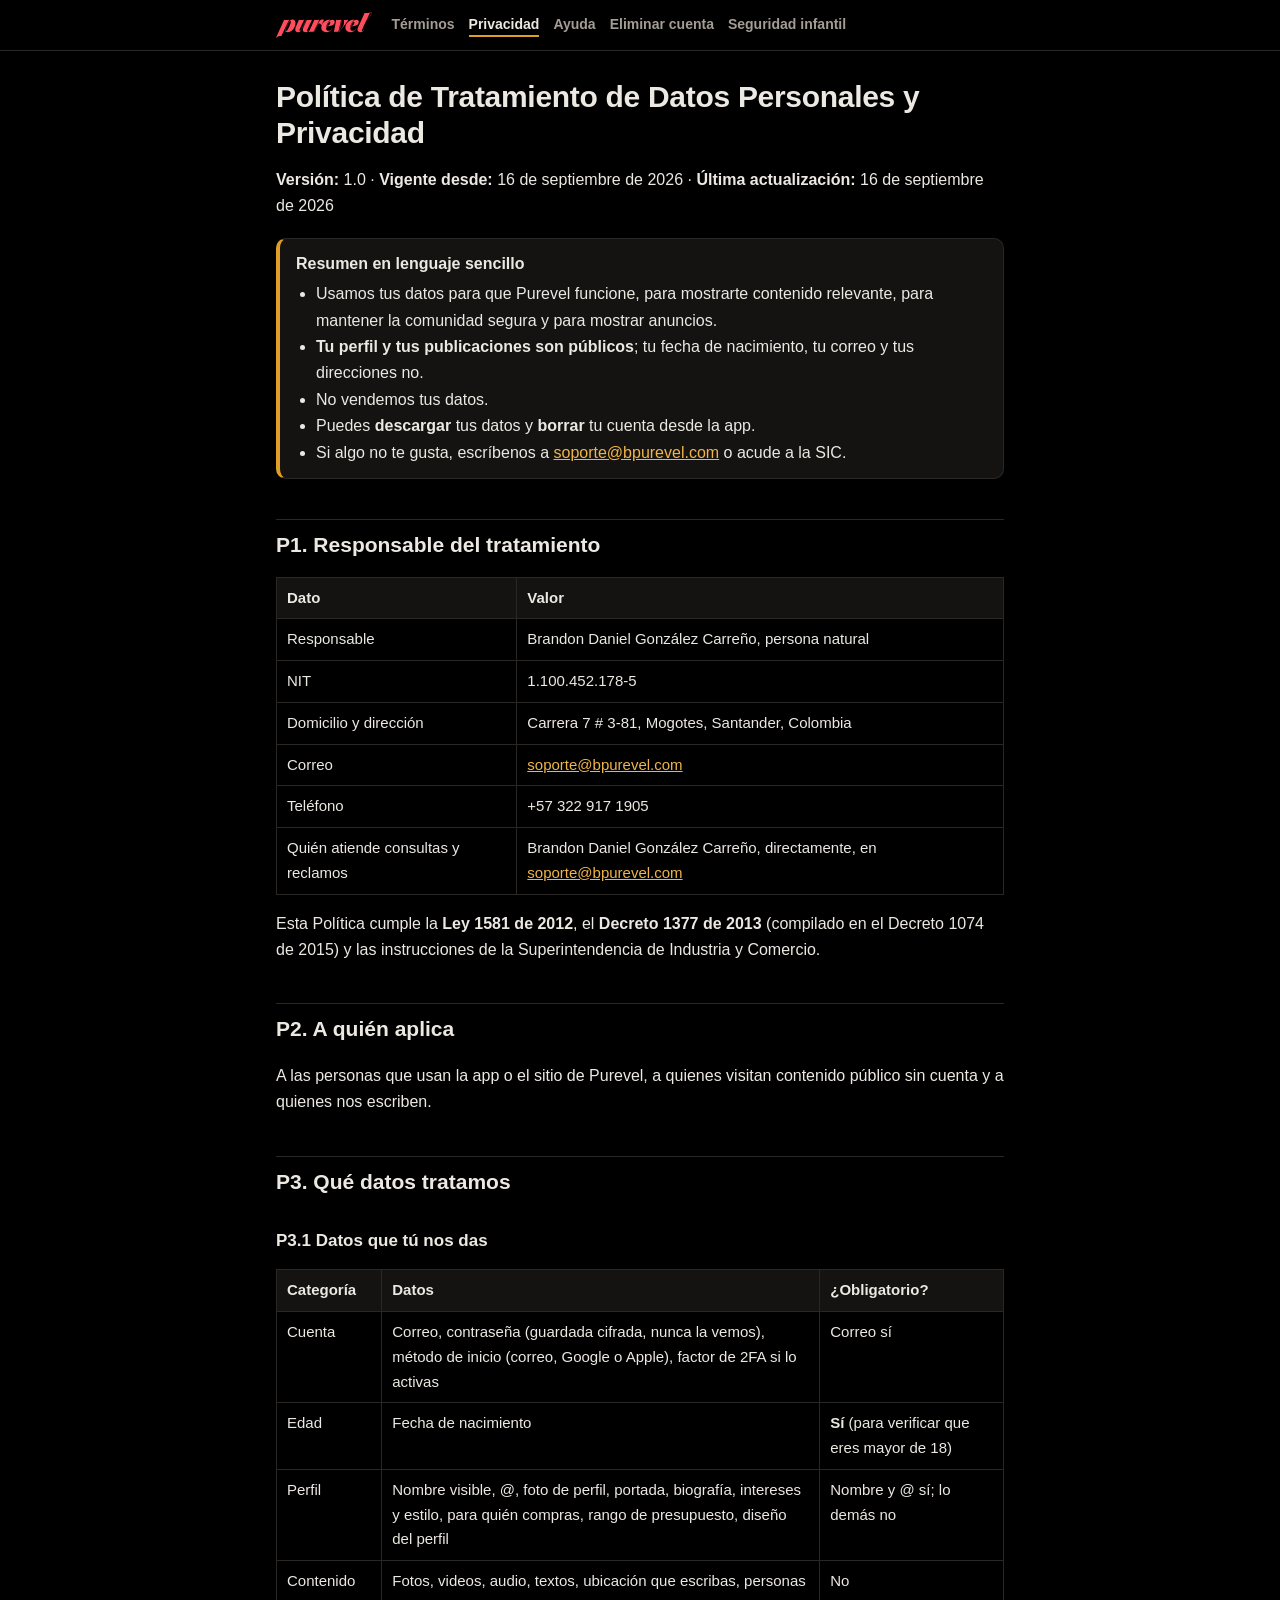
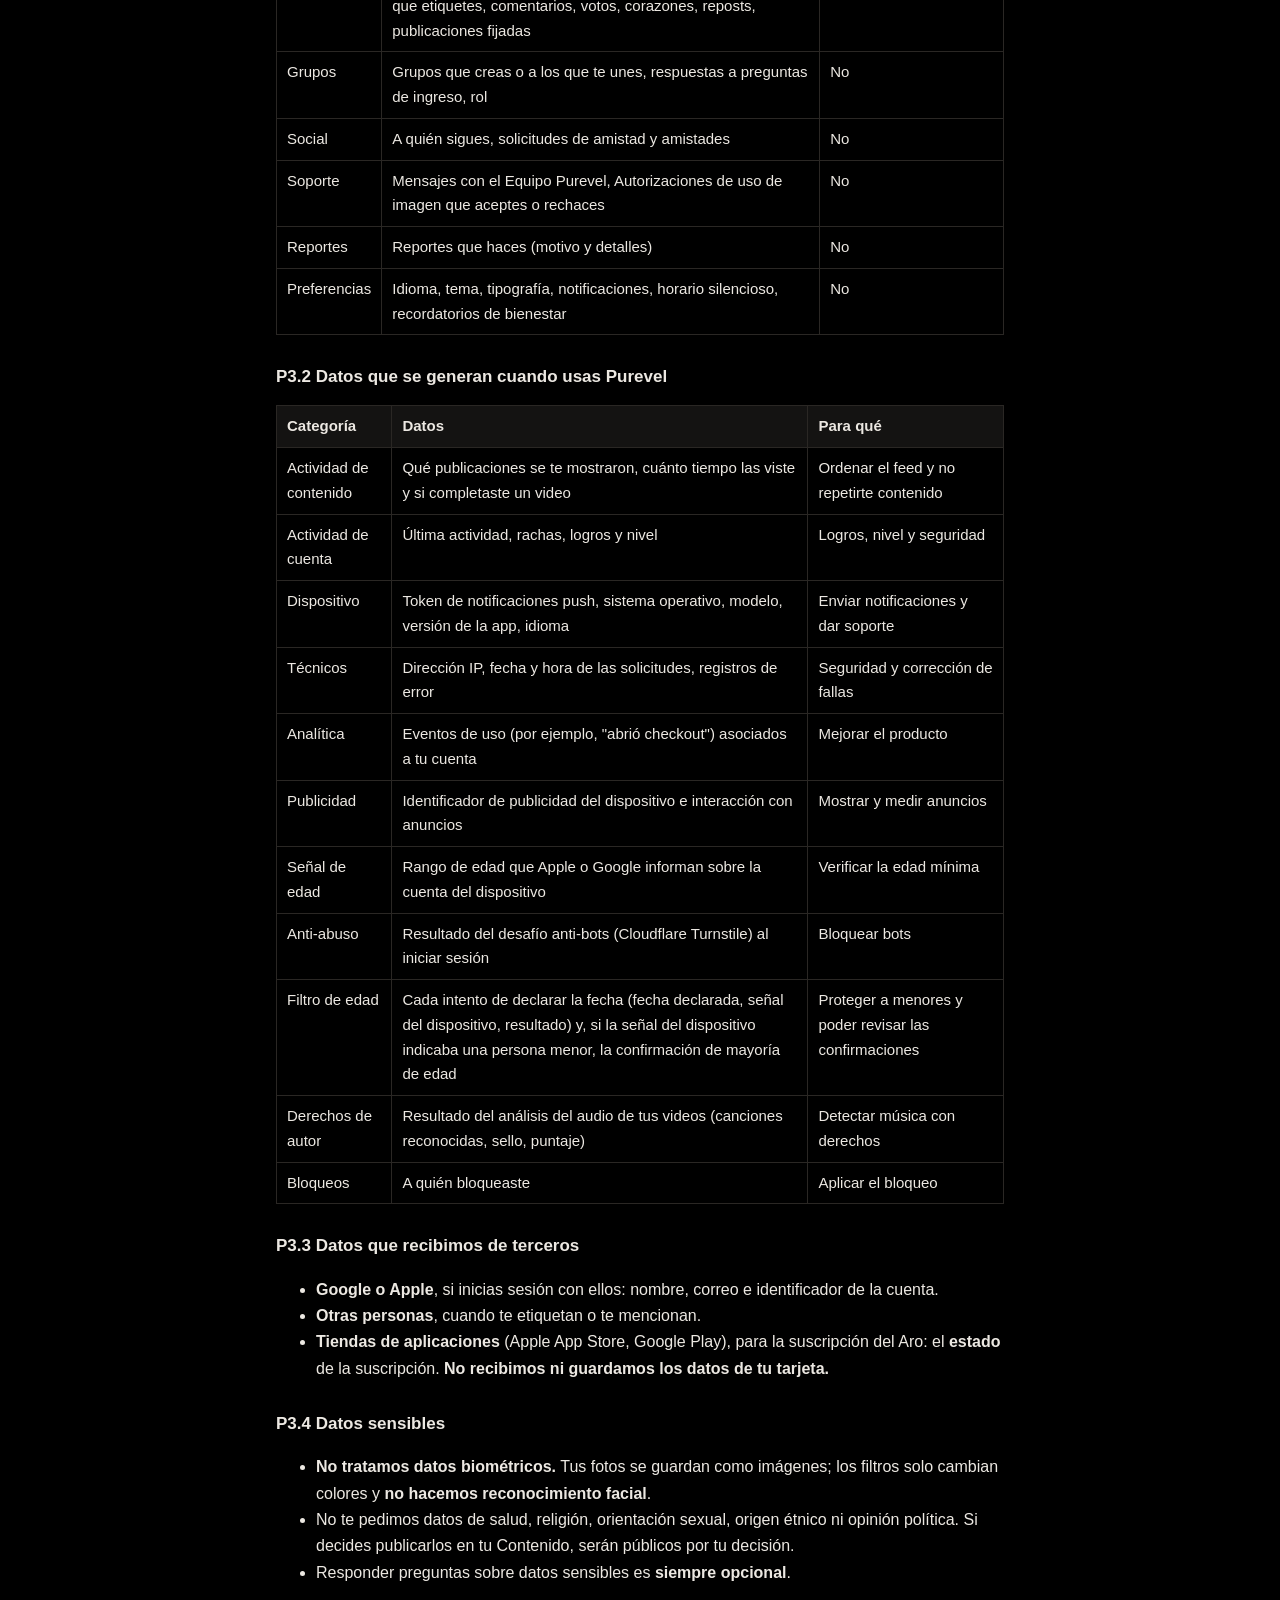
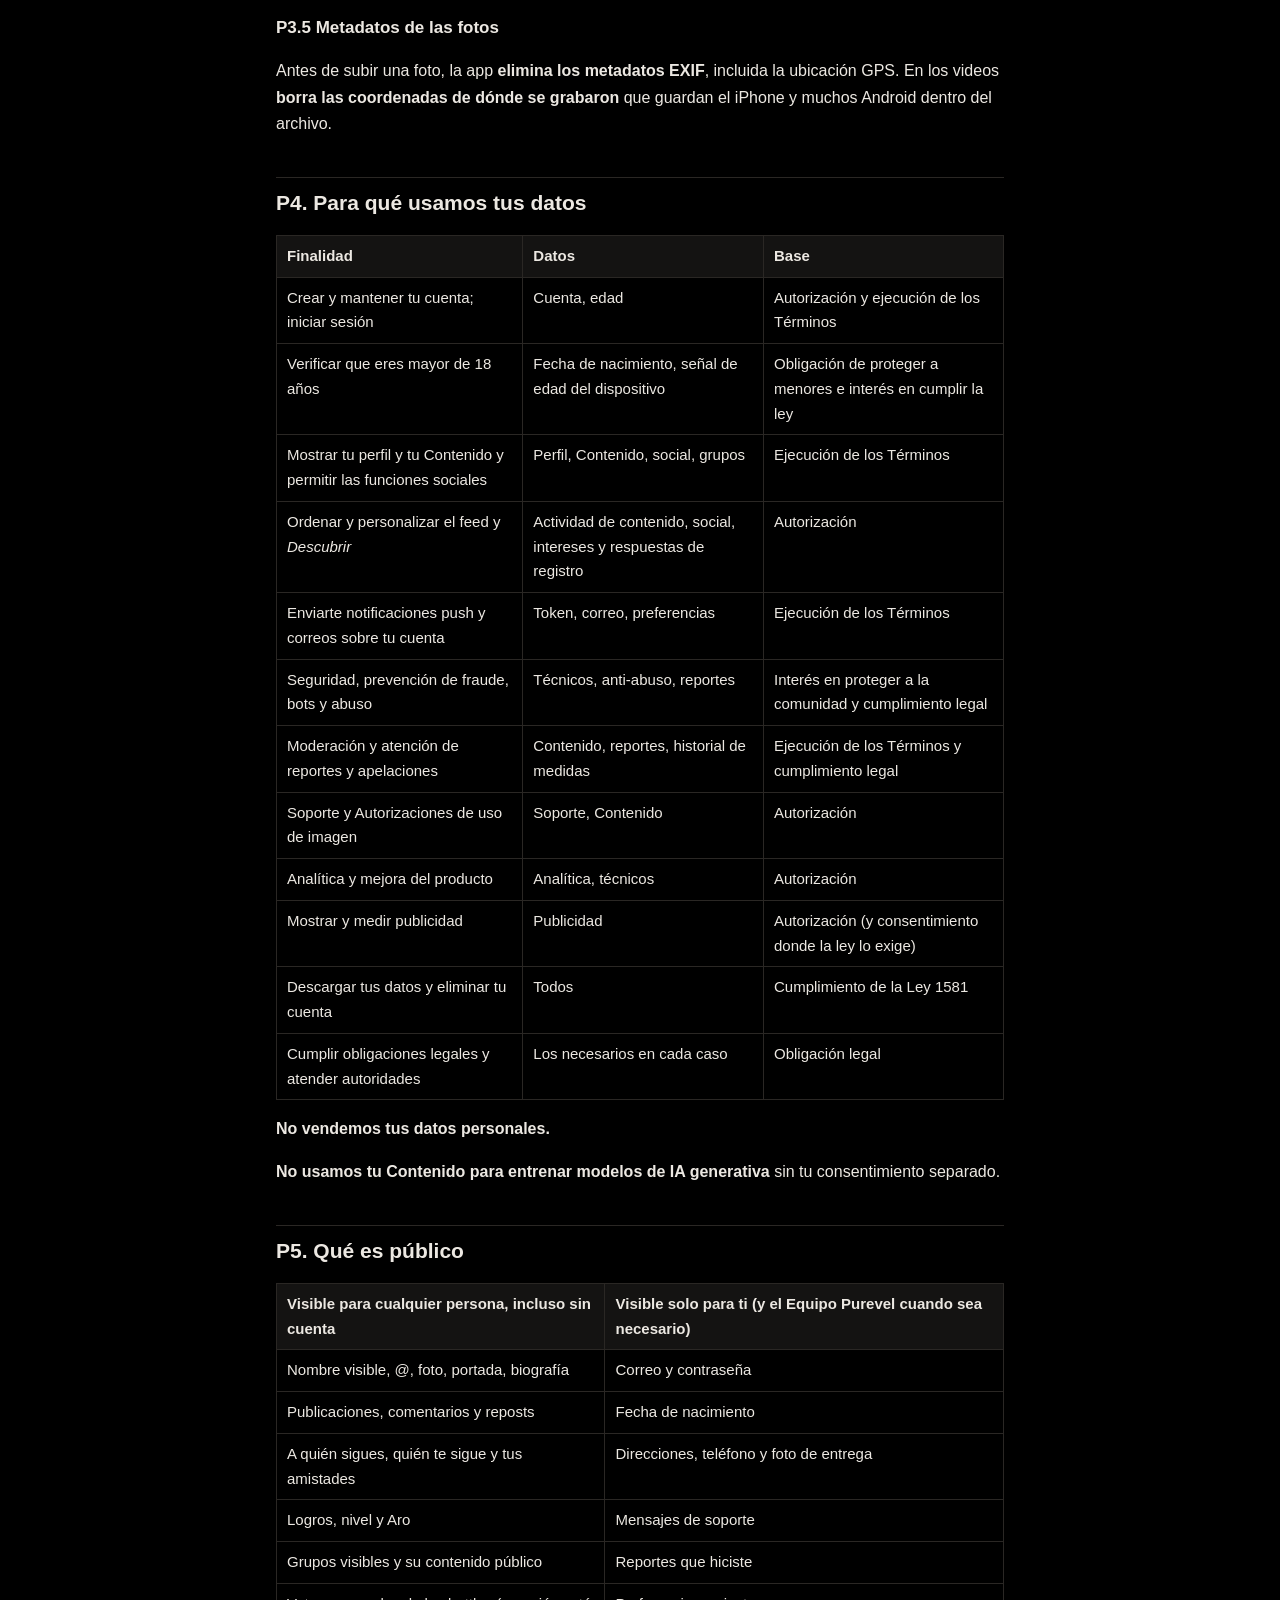
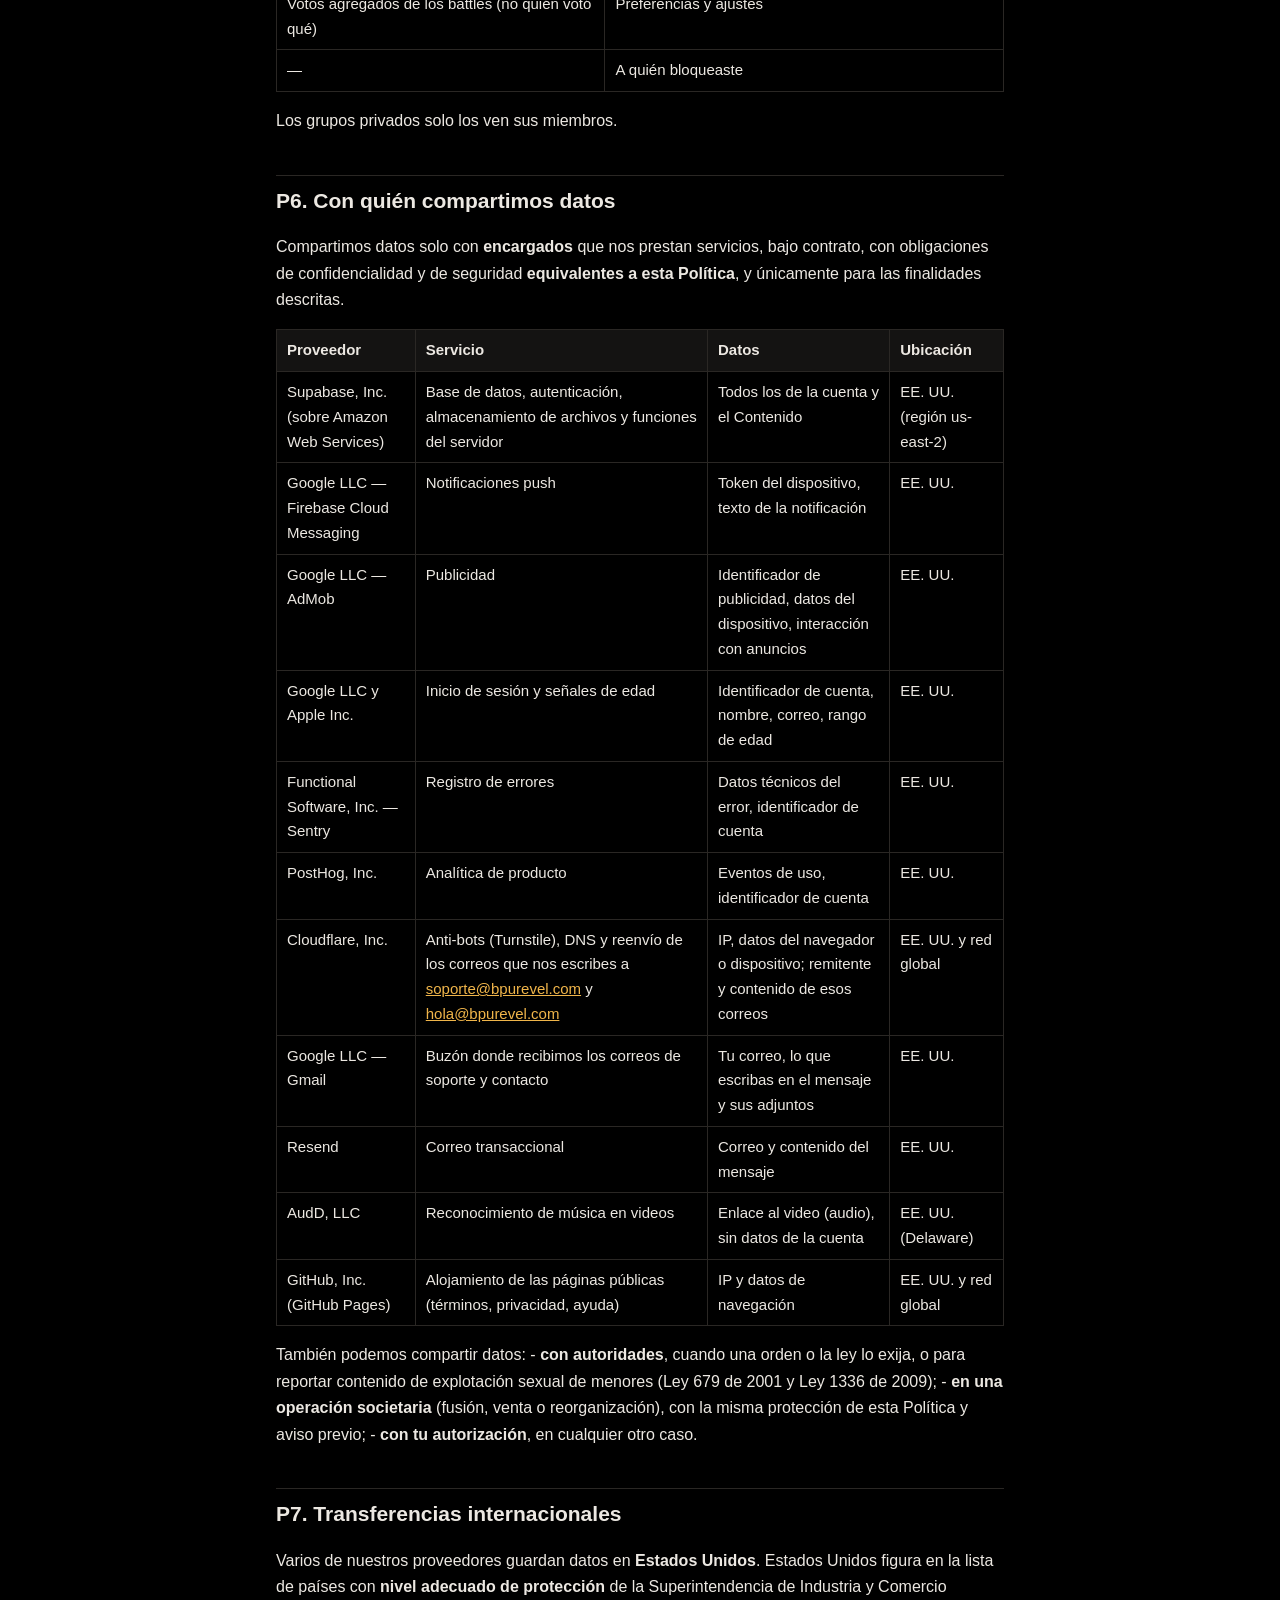
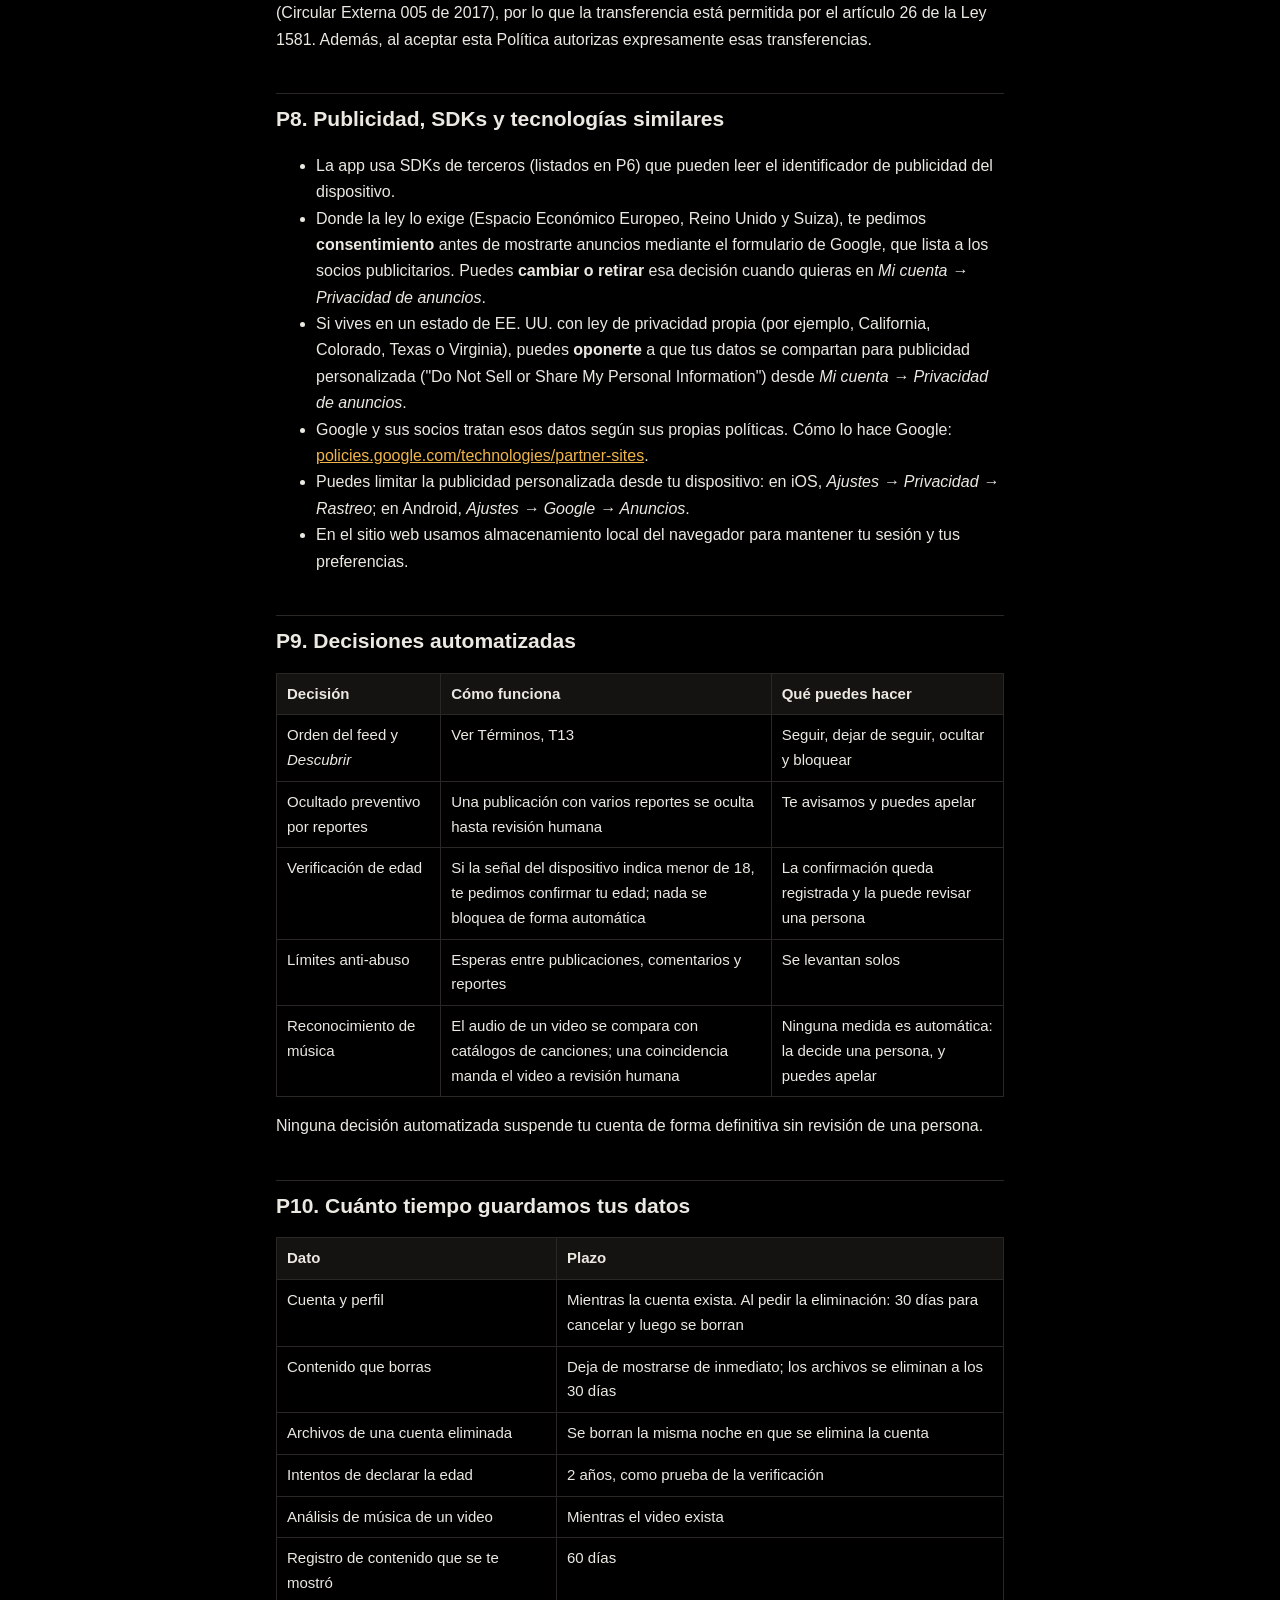
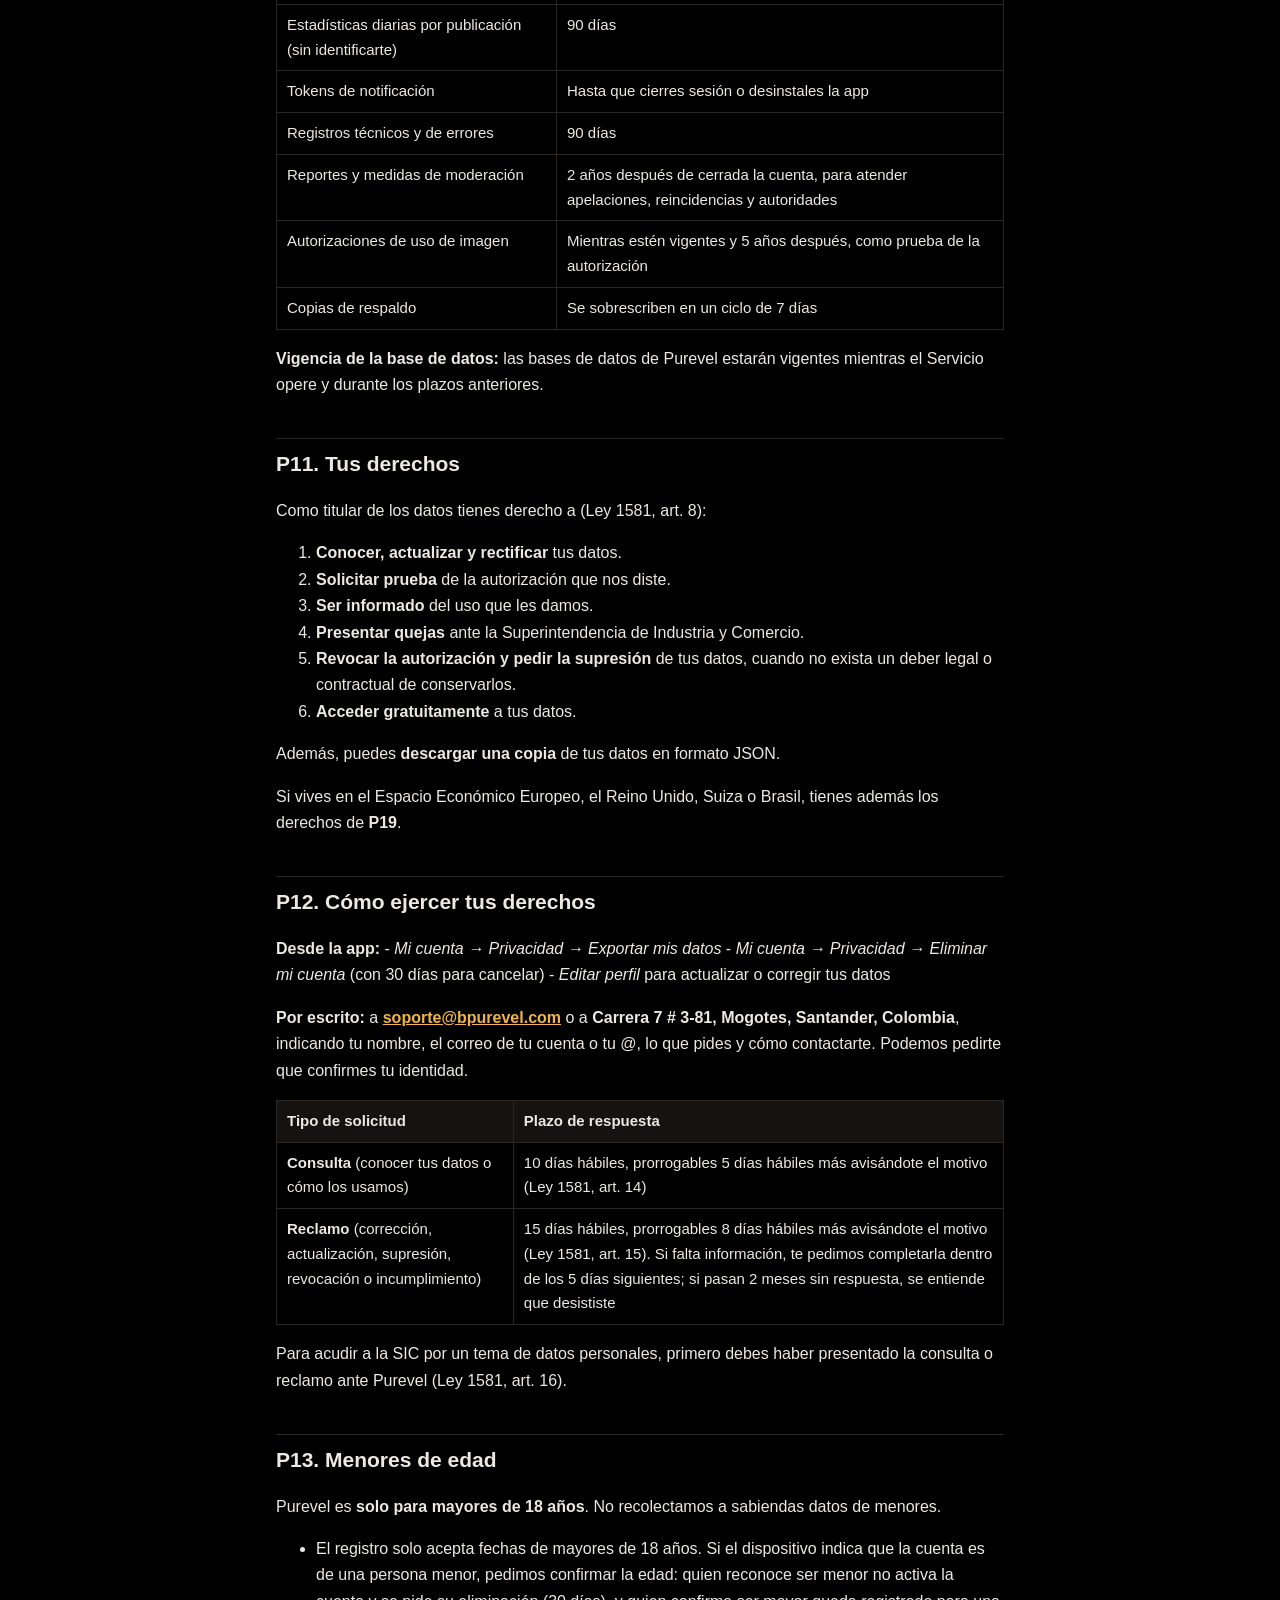
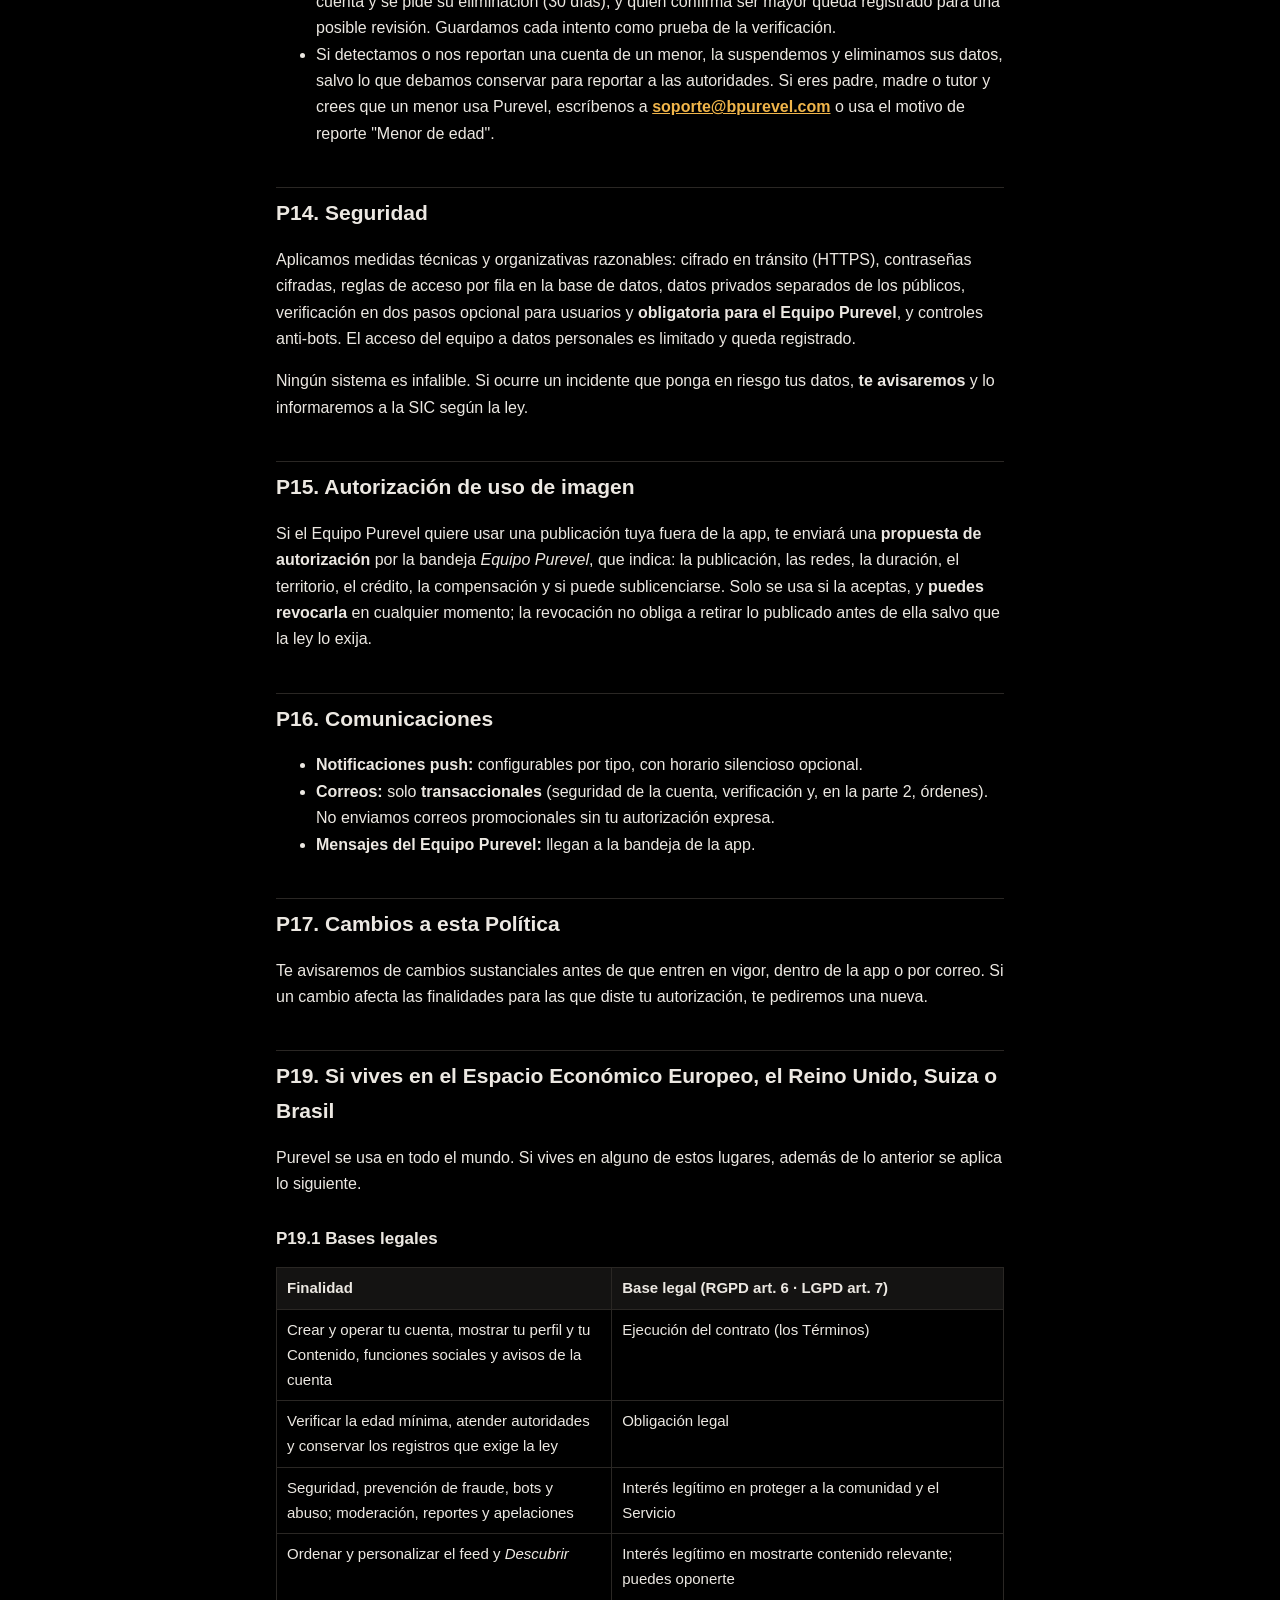
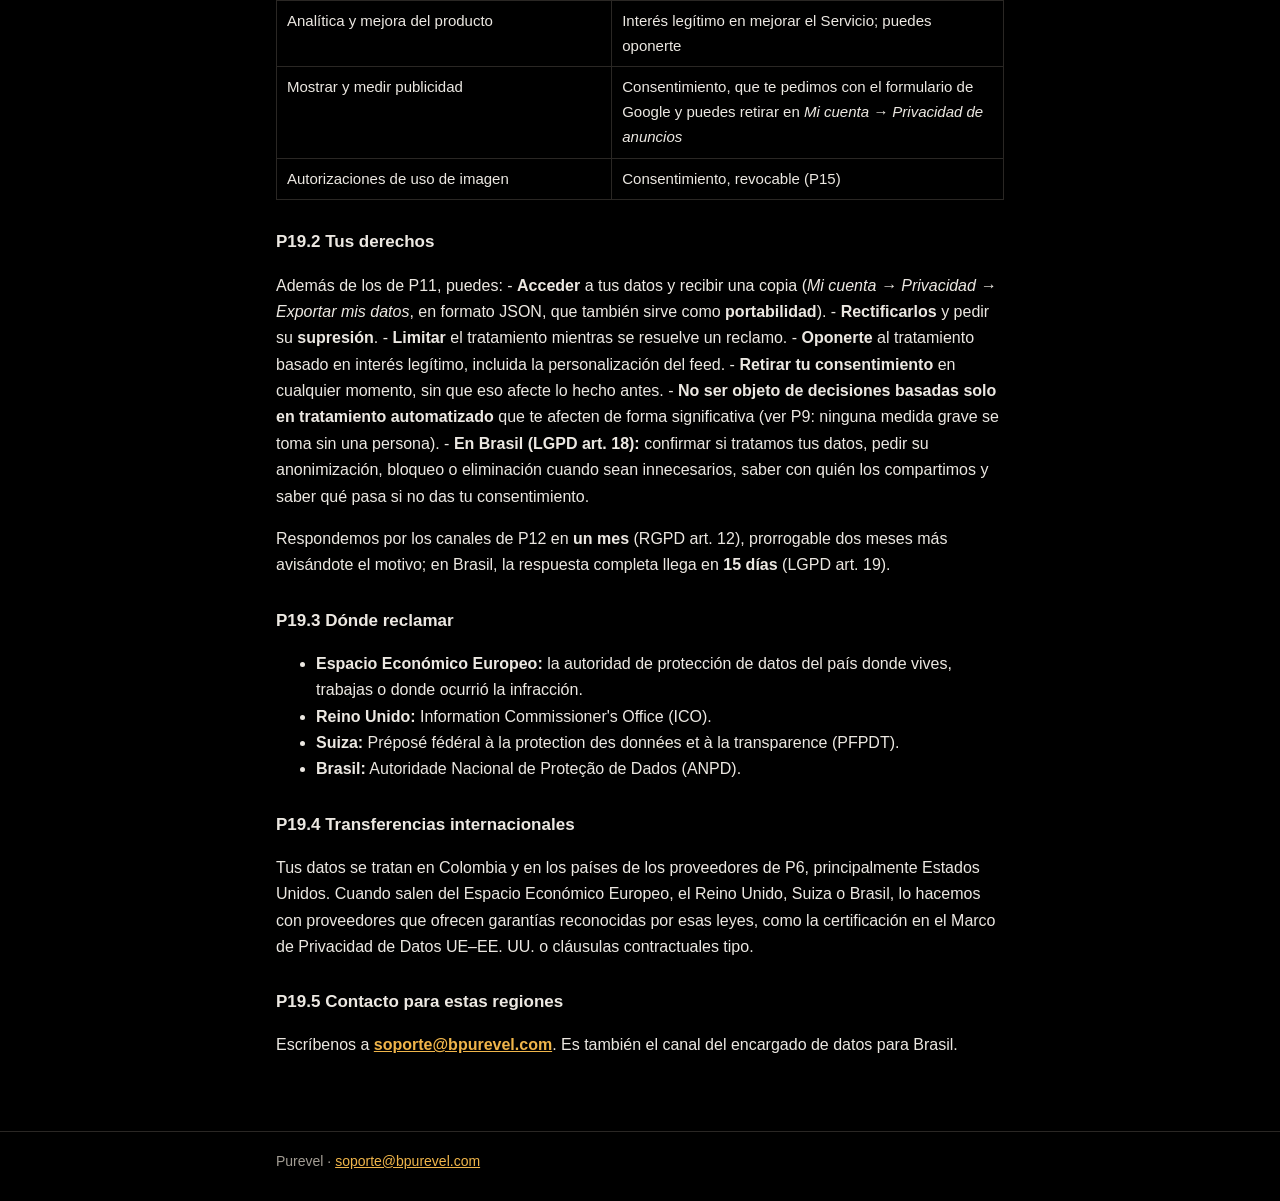
<file: privacidad/index.html>
<!DOCTYPE html>
<html lang="es">
<head>
  <meta charset="utf-8">
  <meta name="viewport" content="width=device-width, initial-scale=1">
  <title>Política de Tratamiento de Datos Personales y Privacidad · Purevel</title>
  <meta name="description" content="Política de Tratamiento de Datos Personales y Privacidad de Purevel.">
  <link rel="icon" href="../favicon.png?v=2">
  <link rel="stylesheet" href="../styles.css?v=2">
</head>
<body>
  <header class="site-header">
    <div class="wrap">
      <a class="brand" href="../"><svg xmlns="http://www.w3.org/2000/svg" viewBox="-156 -742 3579 974" role="img" aria-label="Purevel"><path fill="currentColor" d="M275 14C321 14 366 3 406 -23C505 -87 575 -219 575 -334C575 -407 533 -458 457 -458C384 -458 334 -391 281 -294C223 -189 185 -87 185 -45C185 -7 219 14 275 14ZM-145 232C-92 159 -18 146 45 160C148 -63 239 -263 338 -449L328 -456C275 -439 211 -438 149 -450L-156 225ZM216 -20C201 -20 198 -31 198 -49C198 -95 237 -193 291 -290C332 -363 359 -403 383 -403C396 -403 402 -392 402 -375C402 -313 336 -162 279 -77C255 -41 231 -20 216 -20ZM673 14C738 14 785 -29 851 -171L981 -451L971 -455L841 -174C796 -77 763 -37 745 -37C733 -37 725 -44 725 -58C725 -78 742 -115 771 -177L898 -449L888 -456C833 -438 767 -437 704 -450L599 -208C578 -159 564 -119 564 -87C564 -22 604 14 673 14ZM967 14C1031 14 1054 -10 1089 -56L1080 -63C1056 -32 1037 -14 1023 -14C1011 -14 1006 -20 1006 -32C1006 -51 1011 -71 1056 -165L1191 -449L1181 -456C1119 -436 1069 -434 1000 -447L888 -201C861 -142 849 -105 849 -70C849 -12 898 14 967 14ZM1283 0 1408 -254C1430 -299 1443 -309 1467 -309C1492 -309 1515 -293 1540 -254L1553 -256C1581 -330 1608 -387 1639 -447C1623 -453 1604 -458 1584 -458C1522 -458 1475 -416 1397 -257L1271 0ZM1087 7C1139 -6 1191 -7 1250 0L1470 -449L1460 -456C1406 -438 1345 -437 1283 -450L1079 0ZM1729 14C1813 14 1900 -25 1952 -121L1943 -126C1902 -57 1854 -35 1812 -35C1764 -35 1722 -57 1722 -134C1722 -195 1739 -269 1780 -339C1809 -387 1839 -421 1872 -442L1869 -452C1796 -452 1739 -437 1685 -405C1577 -340 1541 -233 1541 -152C1541 -63 1601 14 1729 14ZM1749 -131C1754 -214 1781 -285 1809 -330C1829 -362 1849 -380 1861 -380C1873 -380 1879 -370 1879 -349C1879 -310 1841 -222 1784 -220L1782 -212C1908 -201 2044 -256 2044 -373C2044 -425 2010 -450 1952 -450C1896 -450 1840 -403 1799 -335C1765 -278 1742 -205 1739 -131ZM2023 7C2072 -5 2125 -5 2180 0L2285 -449L2275 -456C2223 -439 2160 -438 2101 -450L2015 0ZM2202 0H2215L2394 -227C2447 -294 2499 -366 2552 -444L2541 -451C2490 -436 2446 -436 2383 -443C2398 -350 2406 -260 2320 -150L2216 -16L2314 -437L2304 -442ZM2632 14C2716 14 2803 -25 2855 -121L2846 -126C2805 -57 2757 -35 2715 -35C2667 -35 2625 -57 2625 -134C2625 -195 2642 -269 2683 -339C2712 -387 2742 -421 2775 -442L2772 -452C2699 -452 2642 -437 2588 -405C2480 -340 2444 -233 2444 -152C2444 -63 2504 14 2632 14ZM2652 -131C2657 -214 2684 -285 2712 -330C2732 -362 2752 -380 2764 -380C2776 -380 2782 -370 2782 -349C2782 -310 2744 -222 2687 -220L2685 -212C2811 -201 2947 -256 2947 -373C2947 -425 2913 -450 2855 -450C2799 -450 2743 -403 2702 -335C2668 -278 2645 -205 2642 -131ZM3016 14C3081 14 3104 -10 3139 -56L3130 -63C3107 -32 3085 -15 3071 -15C3060 -15 3055 -20 3055 -30C3055 -44 3064 -69 3091 -126C3115 -177 3219 -401 3246 -458C3347 -541 3423 -649 3423 -708C3423 -729 3413 -742 3396 -742C3383 -742 3370 -734 3359 -720C3304 -701 3235 -696 3162 -705L2934 -200C2909 -145 2897 -110 2897 -74C2897 -15 2947 14 3016 14ZM3394 -732C3405 -732 3412 -723 3412 -708C3412 -658 3346 -559 3256 -479C3274 -516 3344 -666 3360 -701C3370 -723 3384 -732 3394 -732Z"/></svg></a>
      <nav aria-label="Documentos">
        <a href="../terminos/">Términos</a>
        <a href="../privacidad/" aria-current="page">Privacidad</a>
        <a href="../ayuda/">Ayuda</a>
        <a href="../eliminar-cuenta/">Eliminar cuenta</a>
        <a href="../seguridad-infantil/">Seguridad infantil</a>
      </nav>
    </div>
  </header>
  <main class="wrap doc">
<h1>Política de Tratamiento de Datos Personales y Privacidad</h1>
<p><strong>Versión:</strong> 1.0 · <strong>Vigente desde:</strong> 16 de septiembre de 2026 · <strong>Última actualización:</strong> 16 de septiembre de 2026</p>
<aside class="summary"><p class="summary-title">Resumen en lenguaje sencillo</p><ul>
<li>Usamos tus datos para que Purevel funcione, para mostrarte contenido relevante, para mantener la comunidad segura y para mostrar anuncios.</li>
<li><strong>Tu perfil y tus publicaciones son públicos</strong>; tu fecha de nacimiento, tu correo y tus direcciones no.</li>
<li>No vendemos tus datos.</li>
<li>Puedes <strong>descargar</strong> tus datos y <strong>borrar</strong> tu cuenta desde la app.</li>
<li>Si algo no te gusta, escríbenos a <a href="mailto:soporte@bpurevel.com">soporte@bpurevel.com</a> o acude a la SIC.</li>
</ul></aside>

<h2 id="p1-responsable-del-tratamiento">P1. Responsable del tratamiento</h2>
<div class="table-wrap"><table>
<thead>
<tr>
<th>Dato</th>
<th>Valor</th>
</tr>
</thead>
<tbody>
<tr>
<td>Responsable</td>
<td>Brandon Daniel González Carreño, persona natural</td>
</tr>
<tr>
<td>NIT</td>
<td>1.100.452.178-5</td>
</tr>
<tr>
<td>Domicilio y dirección</td>
<td>Carrera 7 # 3-81, Mogotes, Santander, Colombia</td>
</tr>
<tr>
<td>Correo</td>
<td><a href="mailto:soporte@bpurevel.com">soporte@bpurevel.com</a></td>
</tr>
<tr>
<td>Teléfono</td>
<td>+57 322 917 1905</td>
</tr>
<tr>
<td>Quién atiende consultas y reclamos</td>
<td>Brandon Daniel González Carreño, directamente, en <a href="mailto:soporte@bpurevel.com">soporte@bpurevel.com</a></td>
</tr>
</tbody>
</table></div>
<p>Esta Política cumple la <strong>Ley 1581 de 2012</strong>, el <strong>Decreto 1377 de 2013</strong> (compilado en el Decreto 1074 de 2015) y las instrucciones de la Superintendencia de Industria y Comercio.</p>
<h2 id="p2-a-quién-aplica">P2. A quién aplica</h2>
<p>A las personas que usan la app o el sitio de Purevel, a quienes visitan contenido público sin cuenta y a quienes nos escriben.</p>
<h2 id="p3-qué-datos-tratamos">P3. Qué datos tratamos</h2>
<h3 id="p31-datos-que-tú-nos-das">P3.1 Datos que tú nos das</h3>
<div class="table-wrap"><table>
<thead>
<tr>
<th>Categoría</th>
<th>Datos</th>
<th>¿Obligatorio?</th>
</tr>
</thead>
<tbody>
<tr>
<td>Cuenta</td>
<td>Correo, contraseña (guardada cifrada, nunca la vemos), método de inicio (correo, Google o Apple), factor de 2FA si lo activas</td>
<td>Correo sí</td>
</tr>
<tr>
<td>Edad</td>
<td>Fecha de nacimiento</td>
<td><strong>Sí</strong> (para verificar que eres mayor de 18)</td>
</tr>
<tr>
<td>Perfil</td>
<td>Nombre visible, @, foto de perfil, portada, biografía, intereses y estilo, para quién compras, rango de presupuesto, diseño del perfil</td>
<td>Nombre y @ sí; lo demás no</td>
</tr>
<tr>
<td>Contenido</td>
<td>Fotos, videos, audio, textos, ubicación que escribas, personas que etiquetes, comentarios, votos, corazones, reposts, publicaciones fijadas</td>
<td>No</td>
</tr>
<tr>
<td>Grupos</td>
<td>Grupos que creas o a los que te unes, respuestas a preguntas de ingreso, rol</td>
<td>No</td>
</tr>
<tr>
<td>Social</td>
<td>A quién sigues, solicitudes de amistad y amistades</td>
<td>No</td>
</tr>
<tr>
<td>Soporte</td>
<td>Mensajes con el Equipo Purevel, Autorizaciones de uso de imagen que aceptes o rechaces</td>
<td>No</td>
</tr>
<tr>
<td>Reportes</td>
<td>Reportes que haces (motivo y detalles)</td>
<td>No</td>
</tr>
<tr>
<td>Preferencias</td>
<td>Idioma, tema, tipografía, notificaciones, horario silencioso, recordatorios de bienestar</td>
<td>No</td>
</tr>
</tbody>
</table></div>
<h3 id="p32-datos-que-se-generan-cuando-usas-purevel">P3.2 Datos que se generan cuando usas Purevel</h3>
<div class="table-wrap"><table>
<thead>
<tr>
<th>Categoría</th>
<th>Datos</th>
<th>Para qué</th>
</tr>
</thead>
<tbody>
<tr>
<td>Actividad de contenido</td>
<td>Qué publicaciones se te mostraron, cuánto tiempo las viste y si completaste un video</td>
<td>Ordenar el feed y no repetirte contenido</td>
</tr>
<tr>
<td>Actividad de cuenta</td>
<td>Última actividad, rachas, logros y nivel</td>
<td>Logros, nivel y seguridad</td>
</tr>
<tr>
<td>Dispositivo</td>
<td>Token de notificaciones push, sistema operativo, modelo, versión de la app, idioma</td>
<td>Enviar notificaciones y dar soporte</td>
</tr>
<tr>
<td>Técnicos</td>
<td>Dirección IP, fecha y hora de las solicitudes, registros de error</td>
<td>Seguridad y corrección de fallas</td>
</tr>
<tr>
<td>Analítica</td>
<td>Eventos de uso (por ejemplo, "abrió checkout") asociados a tu cuenta</td>
<td>Mejorar el producto</td>
</tr>
<tr>
<td>Publicidad</td>
<td>Identificador de publicidad del dispositivo e interacción con anuncios</td>
<td>Mostrar y medir anuncios</td>
</tr>
<tr>
<td>Señal de edad</td>
<td>Rango de edad que Apple o Google informan sobre la cuenta del dispositivo</td>
<td>Verificar la edad mínima</td>
</tr>
<tr>
<td>Anti-abuso</td>
<td>Resultado del desafío anti-bots (Cloudflare Turnstile) al iniciar sesión</td>
<td>Bloquear bots</td>
</tr>
<tr>
<td>Filtro de edad</td>
<td>Cada intento de declarar la fecha (fecha declarada, señal del dispositivo, resultado) y, si la señal del dispositivo indicaba una persona menor, la confirmación de mayoría de edad</td>
<td>Proteger a menores y poder revisar las confirmaciones</td>
</tr>
<tr>
<td>Derechos de autor</td>
<td>Resultado del análisis del audio de tus videos (canciones reconocidas, sello, puntaje)</td>
<td>Detectar música con derechos</td>
</tr>
<tr>
<td>Bloqueos</td>
<td>A quién bloqueaste</td>
<td>Aplicar el bloqueo</td>
</tr>
</tbody>
</table></div>
<h3 id="p33-datos-que-recibimos-de-terceros">P3.3 Datos que recibimos de terceros</h3>
<ul>
<li><strong>Google o Apple</strong>, si inicias sesión con ellos: nombre, correo e identificador de la cuenta.</li>
<li><strong>Otras personas</strong>, cuando te etiquetan o te mencionan.</li>
<li><strong>Tiendas de aplicaciones</strong> (Apple App Store, Google Play), para la suscripción del Aro: el <strong>estado</strong> de la suscripción. <strong>No recibimos ni guardamos los datos de tu tarjeta.</strong></li>
</ul>
<h3 id="p34-datos-sensibles">P3.4 Datos sensibles</h3>
<ul>
<li><strong>No tratamos datos biométricos.</strong> Tus fotos se guardan como imágenes; los filtros solo cambian colores y <strong>no hacemos reconocimiento facial</strong>.</li>
<li>No te pedimos datos de salud, religión, orientación sexual, origen étnico ni opinión política. Si decides publicarlos en tu Contenido, serán públicos por tu decisión.</li>
<li>Responder preguntas sobre datos sensibles es <strong>siempre opcional</strong>.</li>
</ul>
<h3 id="p35-metadatos-de-las-fotos">P3.5 Metadatos de las fotos</h3>
<p>Antes de subir una foto, la app <strong>elimina los metadatos EXIF</strong>, incluida la ubicación GPS. En los videos <strong>borra las coordenadas de dónde se grabaron</strong> que guardan el iPhone y muchos Android dentro del archivo.</p>
<h2 id="p4-para-qué-usamos-tus-datos">P4. Para qué usamos tus datos</h2>
<div class="table-wrap"><table>
<thead>
<tr>
<th>Finalidad</th>
<th>Datos</th>
<th>Base</th>
</tr>
</thead>
<tbody>
<tr>
<td>Crear y mantener tu cuenta; iniciar sesión</td>
<td>Cuenta, edad</td>
<td>Autorización y ejecución de los Términos</td>
</tr>
<tr>
<td>Verificar que eres mayor de 18 años</td>
<td>Fecha de nacimiento, señal de edad del dispositivo</td>
<td>Obligación de proteger a menores e interés en cumplir la ley</td>
</tr>
<tr>
<td>Mostrar tu perfil y tu Contenido y permitir las funciones sociales</td>
<td>Perfil, Contenido, social, grupos</td>
<td>Ejecución de los Términos</td>
</tr>
<tr>
<td>Ordenar y personalizar el feed y <em>Descubrir</em></td>
<td>Actividad de contenido, social, intereses y respuestas de registro</td>
<td>Autorización</td>
</tr>
<tr>
<td>Enviarte notificaciones push y correos sobre tu cuenta</td>
<td>Token, correo, preferencias</td>
<td>Ejecución de los Términos</td>
</tr>
<tr>
<td>Seguridad, prevención de fraude, bots y abuso</td>
<td>Técnicos, anti-abuso, reportes</td>
<td>Interés en proteger a la comunidad y cumplimiento legal</td>
</tr>
<tr>
<td>Moderación y atención de reportes y apelaciones</td>
<td>Contenido, reportes, historial de medidas</td>
<td>Ejecución de los Términos y cumplimiento legal</td>
</tr>
<tr>
<td>Soporte y Autorizaciones de uso de imagen</td>
<td>Soporte, Contenido</td>
<td>Autorización</td>
</tr>
<tr>
<td>Analítica y mejora del producto</td>
<td>Analítica, técnicos</td>
<td>Autorización</td>
</tr>
<tr>
<td>Mostrar y medir publicidad</td>
<td>Publicidad</td>
<td>Autorización (y consentimiento donde la ley lo exige)</td>
</tr>
<tr>
<td>Descargar tus datos y eliminar tu cuenta</td>
<td>Todos</td>
<td>Cumplimiento de la Ley 1581</td>
</tr>
<tr>
<td>Cumplir obligaciones legales y atender autoridades</td>
<td>Los necesarios en cada caso</td>
<td>Obligación legal</td>
</tr>
</tbody>
</table></div>
<p><strong>No vendemos tus datos personales.</strong></p>
<p><strong>No usamos tu Contenido para entrenar modelos de IA generativa</strong> sin tu consentimiento separado.</p>
<h2 id="p5-qué-es-público">P5. Qué es público</h2>
<div class="table-wrap"><table>
<thead>
<tr>
<th>Visible para cualquier persona, incluso sin cuenta</th>
<th>Visible solo para ti (y el Equipo Purevel cuando sea necesario)</th>
</tr>
</thead>
<tbody>
<tr>
<td>Nombre visible, @, foto, portada, biografía</td>
<td>Correo y contraseña</td>
</tr>
<tr>
<td>Publicaciones, comentarios y reposts</td>
<td>Fecha de nacimiento</td>
</tr>
<tr>
<td>A quién sigues, quién te sigue y tus amistades</td>
<td>Direcciones, teléfono y foto de entrega</td>
</tr>
<tr>
<td>Logros, nivel y Aro</td>
<td>Mensajes de soporte</td>
</tr>
<tr>
<td>Grupos visibles y su contenido público</td>
<td>Reportes que hiciste</td>
</tr>
<tr>
<td>Votos agregados de los battles (no quién votó qué)</td>
<td>Preferencias y ajustes</td>
</tr>
<tr>
<td>—</td>
<td>A quién bloqueaste</td>
</tr>
</tbody>
</table></div>
<p>Los grupos privados solo los ven sus miembros.</p>
<h2 id="p6-con-quién-compartimos-datos">P6. Con quién compartimos datos</h2>
<p>Compartimos datos solo con <strong>encargados</strong> que nos prestan servicios, bajo contrato, con obligaciones de confidencialidad y de seguridad <strong>equivalentes a esta Política</strong>, y únicamente para las finalidades descritas.</p>
<div class="table-wrap"><table>
<thead>
<tr>
<th>Proveedor</th>
<th>Servicio</th>
<th>Datos</th>
<th>Ubicación</th>
</tr>
</thead>
<tbody>
<tr>
<td>Supabase, Inc. (sobre Amazon Web Services)</td>
<td>Base de datos, autenticación, almacenamiento de archivos y funciones del servidor</td>
<td>Todos los de la cuenta y el Contenido</td>
<td>EE. UU. (región us-east-2)</td>
</tr>
<tr>
<td>Google LLC — Firebase Cloud Messaging</td>
<td>Notificaciones push</td>
<td>Token del dispositivo, texto de la notificación</td>
<td>EE. UU.</td>
</tr>
<tr>
<td>Google LLC — AdMob</td>
<td>Publicidad</td>
<td>Identificador de publicidad, datos del dispositivo, interacción con anuncios</td>
<td>EE. UU.</td>
</tr>
<tr>
<td>Google LLC y Apple Inc.</td>
<td>Inicio de sesión y señales de edad</td>
<td>Identificador de cuenta, nombre, correo, rango de edad</td>
<td>EE. UU.</td>
</tr>
<tr>
<td>Functional Software, Inc. — Sentry</td>
<td>Registro de errores</td>
<td>Datos técnicos del error, identificador de cuenta</td>
<td>EE. UU.</td>
</tr>
<tr>
<td>PostHog, Inc.</td>
<td>Analítica de producto</td>
<td>Eventos de uso, identificador de cuenta</td>
<td>EE. UU.</td>
</tr>
<tr>
<td>Cloudflare, Inc.</td>
<td>Anti-bots (Turnstile), DNS y reenvío de los correos que nos escribes a <a href="mailto:soporte@bpurevel.com">soporte@bpurevel.com</a> y <a href="mailto:hola@bpurevel.com">hola@bpurevel.com</a></td>
<td>IP, datos del navegador o dispositivo; remitente y contenido de esos correos</td>
<td>EE. UU. y red global</td>
</tr>
<tr>
<td>Google LLC — Gmail</td>
<td>Buzón donde recibimos los correos de soporte y contacto</td>
<td>Tu correo, lo que escribas en el mensaje y sus adjuntos</td>
<td>EE. UU.</td>
</tr>
<tr>
<td>Resend</td>
<td>Correo transaccional</td>
<td>Correo y contenido del mensaje</td>
<td>EE. UU.</td>
</tr>
<tr>
<td>AudD, LLC</td>
<td>Reconocimiento de música en videos</td>
<td>Enlace al video (audio), sin datos de la cuenta</td>
<td>EE. UU. (Delaware)</td>
</tr>
<tr>
<td>GitHub, Inc. (GitHub Pages)</td>
<td>Alojamiento de las páginas públicas (términos, privacidad, ayuda)</td>
<td>IP y datos de navegación</td>
<td>EE. UU. y red global</td>
</tr>
</tbody>
</table></div>
<p>También podemos compartir datos:
- <strong>con autoridades</strong>, cuando una orden o la ley lo exija, o para reportar contenido de explotación sexual de menores (Ley 679 de 2001 y Ley 1336 de 2009);
- <strong>en una operación societaria</strong> (fusión, venta o reorganización), con la misma protección de esta Política y aviso previo;
- <strong>con tu autorización</strong>, en cualquier otro caso.</p>
<h2 id="p7-transferencias-internacionales">P7. Transferencias internacionales</h2>
<p>Varios de nuestros proveedores guardan datos en <strong>Estados Unidos</strong>. Estados Unidos figura en la lista de países con <strong>nivel adecuado de protección</strong> de la Superintendencia de Industria y Comercio (Circular Externa 005 de 2017), por lo que la transferencia está permitida por el artículo 26 de la Ley 1581. Además, al aceptar esta Política autorizas expresamente esas transferencias.</p>
<h2 id="p8-publicidad-sdks-y-tecnologías-similares">P8. Publicidad, SDKs y tecnologías similares</h2>
<ul>
<li>La app usa SDKs de terceros (listados en P6) que pueden leer el identificador de publicidad del dispositivo.</li>
<li>Donde la ley lo exige (Espacio Económico Europeo, Reino Unido y Suiza), te pedimos <strong>consentimiento</strong> antes de mostrarte anuncios mediante el formulario de Google, que lista a los socios publicitarios. Puedes <strong>cambiar o retirar</strong> esa decisión cuando quieras en <em>Mi cuenta → Privacidad de anuncios</em>.</li>
<li>Si vives en un estado de EE. UU. con ley de privacidad propia (por ejemplo, California, Colorado, Texas o Virginia), puedes <strong>oponerte</strong> a que tus datos se compartan para publicidad personalizada ("Do Not Sell or Share My Personal Information") desde <em>Mi cuenta → Privacidad de anuncios</em>.</li>
<li>Google y sus socios tratan esos datos según sus propias políticas. Cómo lo hace Google: <a href="https://policies.google.com/technologies/partner-sites">policies.google.com/technologies/partner-sites</a>.</li>
<li>Puedes limitar la publicidad personalizada desde tu dispositivo: en iOS, <em>Ajustes → Privacidad → Rastreo</em>; en Android, <em>Ajustes → Google → Anuncios</em>.</li>
<li>En el sitio web usamos almacenamiento local del navegador para mantener tu sesión y tus preferencias.</li>
</ul>
<h2 id="p9-decisiones-automatizadas">P9. Decisiones automatizadas</h2>
<div class="table-wrap"><table>
<thead>
<tr>
<th>Decisión</th>
<th>Cómo funciona</th>
<th>Qué puedes hacer</th>
</tr>
</thead>
<tbody>
<tr>
<td>Orden del feed y <em>Descubrir</em></td>
<td>Ver Términos, T13</td>
<td>Seguir, dejar de seguir, ocultar y bloquear</td>
</tr>
<tr>
<td>Ocultado preventivo por reportes</td>
<td>Una publicación con varios reportes se oculta hasta revisión humana</td>
<td>Te avisamos y puedes apelar</td>
</tr>
<tr>
<td>Verificación de edad</td>
<td>Si la señal del dispositivo indica menor de 18, te pedimos confirmar tu edad; nada se bloquea de forma automática</td>
<td>La confirmación queda registrada y la puede revisar una persona</td>
</tr>
<tr>
<td>Límites anti-abuso</td>
<td>Esperas entre publicaciones, comentarios y reportes</td>
<td>Se levantan solos</td>
</tr>
<tr>
<td>Reconocimiento de música</td>
<td>El audio de un video se compara con catálogos de canciones; una coincidencia manda el video a revisión humana</td>
<td>Ninguna medida es automática: la decide una persona, y puedes apelar</td>
</tr>
</tbody>
</table></div>
<p>Ninguna decisión automatizada suspende tu cuenta de forma definitiva sin revisión de una persona.</p>
<h2 id="p10-cuánto-tiempo-guardamos-tus-datos">P10. Cuánto tiempo guardamos tus datos</h2>
<div class="table-wrap"><table>
<thead>
<tr>
<th>Dato</th>
<th>Plazo</th>
</tr>
</thead>
<tbody>
<tr>
<td>Cuenta y perfil</td>
<td>Mientras la cuenta exista. Al pedir la eliminación: 30 días para cancelar y luego se borran</td>
</tr>
<tr>
<td>Contenido que borras</td>
<td>Deja de mostrarse de inmediato; los archivos se eliminan a los 30 días</td>
</tr>
<tr>
<td>Archivos de una cuenta eliminada</td>
<td>Se borran la misma noche en que se elimina la cuenta</td>
</tr>
<tr>
<td>Intentos de declarar la edad</td>
<td>2 años, como prueba de la verificación</td>
</tr>
<tr>
<td>Análisis de música de un video</td>
<td>Mientras el video exista</td>
</tr>
<tr>
<td>Registro de contenido que se te mostró</td>
<td>60 días</td>
</tr>
<tr>
<td>Estadísticas diarias por publicación (sin identificarte)</td>
<td>90 días</td>
</tr>
<tr>
<td>Tokens de notificación</td>
<td>Hasta que cierres sesión o desinstales la app</td>
</tr>
<tr>
<td>Registros técnicos y de errores</td>
<td>90 días</td>
</tr>
<tr>
<td>Reportes y medidas de moderación</td>
<td>2 años después de cerrada la cuenta, para atender apelaciones, reincidencias y autoridades</td>
</tr>
<tr>
<td>Autorizaciones de uso de imagen</td>
<td>Mientras estén vigentes y 5 años después, como prueba de la autorización</td>
</tr>
<tr>
<td>Copias de respaldo</td>
<td>Se sobrescriben en un ciclo de 7 días</td>
</tr>
</tbody>
</table></div>
<p><strong>Vigencia de la base de datos:</strong> las bases de datos de Purevel estarán vigentes mientras el Servicio opere y durante los plazos anteriores.</p>
<h2 id="p11-tus-derechos">P11. Tus derechos</h2>
<p>Como titular de los datos tienes derecho a (Ley 1581, art. 8):</p>
<ol>
<li><strong>Conocer, actualizar y rectificar</strong> tus datos.</li>
<li><strong>Solicitar prueba</strong> de la autorización que nos diste.</li>
<li><strong>Ser informado</strong> del uso que les damos.</li>
<li><strong>Presentar quejas</strong> ante la Superintendencia de Industria y Comercio.</li>
<li><strong>Revocar la autorización y pedir la supresión</strong> de tus datos, cuando no exista un deber legal o contractual de conservarlos.</li>
<li><strong>Acceder gratuitamente</strong> a tus datos.</li>
</ol>
<p>Además, puedes <strong>descargar una copia</strong> de tus datos en formato JSON.</p>
<p>Si vives en el Espacio Económico Europeo, el Reino Unido, Suiza o Brasil, tienes además los derechos de <strong>P19</strong>.</p>
<h2 id="p12-cómo-ejercer-tus-derechos">P12. Cómo ejercer tus derechos</h2>
<p><strong>Desde la app:</strong>
- <em>Mi cuenta → Privacidad → Exportar mis datos</em>
- <em>Mi cuenta → Privacidad → Eliminar mi cuenta</em> (con 30 días para cancelar)
- <em>Editar perfil</em> para actualizar o corregir tus datos</p>
<p><strong>Por escrito:</strong> a <strong><a href="mailto:soporte@bpurevel.com">soporte@bpurevel.com</a></strong> o a <strong>Carrera 7 # 3-81, Mogotes, Santander, Colombia</strong>, indicando tu nombre, el correo de tu cuenta o tu @, lo que pides y cómo contactarte. Podemos pedirte que confirmes tu identidad.</p>
<div class="table-wrap"><table>
<thead>
<tr>
<th>Tipo de solicitud</th>
<th>Plazo de respuesta</th>
</tr>
</thead>
<tbody>
<tr>
<td><strong>Consulta</strong> (conocer tus datos o cómo los usamos)</td>
<td>10 días hábiles, prorrogables 5 días hábiles más avisándote el motivo (Ley 1581, art. 14)</td>
</tr>
<tr>
<td><strong>Reclamo</strong> (corrección, actualización, supresión, revocación o incumplimiento)</td>
<td>15 días hábiles, prorrogables 8 días hábiles más avisándote el motivo (Ley 1581, art. 15). Si falta información, te pedimos completarla dentro de los 5 días siguientes; si pasan 2 meses sin respuesta, se entiende que desististe</td>
</tr>
</tbody>
</table></div>
<p>Para acudir a la SIC por un tema de datos personales, primero debes haber presentado la consulta o reclamo ante Purevel (Ley 1581, art. 16).</p>
<h2 id="p13-menores-de-edad">P13. Menores de edad</h2>
<p>Purevel es <strong>solo para mayores de 18 años</strong>. No recolectamos a sabiendas datos de menores.</p>
<ul>
<li>El registro solo acepta fechas de mayores de 18 años. Si el dispositivo indica que la cuenta es de una persona menor, pedimos confirmar la edad: quien reconoce ser menor no activa la cuenta y se pide su eliminación (30 días), y quien confirma ser mayor queda registrado para una posible revisión. Guardamos cada intento como prueba de la verificación.</li>
<li>Si detectamos o nos reportan una cuenta de un menor, la suspendemos y eliminamos sus datos, salvo lo que debamos conservar para reportar a las autoridades. Si eres padre, madre o tutor y crees que un menor usa Purevel, escríbenos a <strong><a href="mailto:soporte@bpurevel.com">soporte@bpurevel.com</a></strong> o usa el motivo de reporte "Menor de edad".</li>
</ul>
<h2 id="p14-seguridad">P14. Seguridad</h2>
<p>Aplicamos medidas técnicas y organizativas razonables: cifrado en tránsito (HTTPS), contraseñas cifradas, reglas de acceso por fila en la base de datos, datos privados separados de los públicos, verificación en dos pasos opcional para usuarios y <strong>obligatoria para el Equipo Purevel</strong>, y controles anti-bots. El acceso del equipo a datos personales es limitado y queda registrado.</p>
<p>Ningún sistema es infalible. Si ocurre un incidente que ponga en riesgo tus datos, <strong>te avisaremos</strong> y lo informaremos a la SIC según la ley.</p>
<h2 id="p15-autorización-de-uso-de-imagen">P15. Autorización de uso de imagen</h2>
<p>Si el Equipo Purevel quiere usar una publicación tuya fuera de la app, te enviará una <strong>propuesta de autorización</strong> por la bandeja <em>Equipo Purevel</em>, que indica: la publicación, las redes, la duración, el territorio, el crédito, la compensación y si puede sublicenciarse. Solo se usa si la aceptas, y <strong>puedes revocarla</strong> en cualquier momento; la revocación no obliga a retirar lo publicado antes de ella salvo que la ley lo exija.</p>
<h2 id="p16-comunicaciones">P16. Comunicaciones</h2>
<ul>
<li><strong>Notificaciones push:</strong> configurables por tipo, con horario silencioso opcional.</li>
<li><strong>Correos:</strong> solo <strong>transaccionales</strong> (seguridad de la cuenta, verificación y, en la parte 2, órdenes). No enviamos correos promocionales sin tu autorización expresa.</li>
<li><strong>Mensajes del Equipo Purevel:</strong> llegan a la bandeja de la app.</li>
</ul>
<h2 id="p17-cambios-a-esta-política">P17. Cambios a esta Política</h2>
<p>Te avisaremos de cambios sustanciales antes de que entren en vigor, dentro de la app o por correo. Si un cambio afecta las finalidades para las que diste tu autorización, te pediremos una nueva.</p>
<h2 id="p19-si-vives-en-el-espacio-económico-europeo-el-reino-unido-suiza-o-brasil">P19. Si vives en el Espacio Económico Europeo, el Reino Unido, Suiza o Brasil</h2>
<p>Purevel se usa en todo el mundo. Si vives en alguno de estos lugares, además de lo anterior se aplica lo siguiente.</p>
<h3 id="p191-bases-legales">P19.1 Bases legales</h3>
<div class="table-wrap"><table>
<thead>
<tr>
<th>Finalidad</th>
<th>Base legal (RGPD art. 6 · LGPD art. 7)</th>
</tr>
</thead>
<tbody>
<tr>
<td>Crear y operar tu cuenta, mostrar tu perfil y tu Contenido, funciones sociales y avisos de la cuenta</td>
<td>Ejecución del contrato (los Términos)</td>
</tr>
<tr>
<td>Verificar la edad mínima, atender autoridades y conservar los registros que exige la ley</td>
<td>Obligación legal</td>
</tr>
<tr>
<td>Seguridad, prevención de fraude, bots y abuso; moderación, reportes y apelaciones</td>
<td>Interés legítimo en proteger a la comunidad y el Servicio</td>
</tr>
<tr>
<td>Ordenar y personalizar el feed y <em>Descubrir</em></td>
<td>Interés legítimo en mostrarte contenido relevante; puedes oponerte</td>
</tr>
<tr>
<td>Analítica y mejora del producto</td>
<td>Interés legítimo en mejorar el Servicio; puedes oponerte</td>
</tr>
<tr>
<td>Mostrar y medir publicidad</td>
<td>Consentimiento, que te pedimos con el formulario de Google y puedes retirar en <em>Mi cuenta → Privacidad de anuncios</em></td>
</tr>
<tr>
<td>Autorizaciones de uso de imagen</td>
<td>Consentimiento, revocable (P15)</td>
</tr>
</tbody>
</table></div>
<h3 id="p192-tus-derechos">P19.2 Tus derechos</h3>
<p>Además de los de P11, puedes:
- <strong>Acceder</strong> a tus datos y recibir una copia (<em>Mi cuenta → Privacidad → Exportar mis datos</em>, en formato JSON, que también sirve como <strong>portabilidad</strong>).
- <strong>Rectificarlos</strong> y pedir su <strong>supresión</strong>.
- <strong>Limitar</strong> el tratamiento mientras se resuelve un reclamo.
- <strong>Oponerte</strong> al tratamiento basado en interés legítimo, incluida la personalización del feed.
- <strong>Retirar tu consentimiento</strong> en cualquier momento, sin que eso afecte lo hecho antes.
- <strong>No ser objeto de decisiones basadas solo en tratamiento automatizado</strong> que te afecten de forma significativa (ver P9: ninguna medida grave se toma sin una persona).
- <strong>En Brasil (LGPD art. 18):</strong> confirmar si tratamos tus datos, pedir su anonimización, bloqueo o eliminación cuando sean innecesarios, saber con quién los compartimos y saber qué pasa si no das tu consentimiento.</p>
<p>Respondemos por los canales de P12 en <strong>un mes</strong> (RGPD art. 12), prorrogable dos meses más avisándote el motivo; en Brasil, la respuesta completa llega en <strong>15 días</strong> (LGPD art. 19).</p>
<h3 id="p193-dónde-reclamar">P19.3 Dónde reclamar</h3>
<ul>
<li><strong>Espacio Económico Europeo:</strong> la autoridad de protección de datos del país donde vives, trabajas o donde ocurrió la infracción.</li>
<li><strong>Reino Unido:</strong> Information Commissioner's Office (ICO).</li>
<li><strong>Suiza:</strong> Préposé fédéral à la protection des données et à la transparence (PFPDT).</li>
<li><strong>Brasil:</strong> Autoridade Nacional de Proteção de Dados (ANPD).</li>
</ul>
<h3 id="p194-transferencias-internacionales">P19.4 Transferencias internacionales</h3>
<p>Tus datos se tratan en Colombia y en los países de los proveedores de P6, principalmente Estados Unidos. Cuando salen del Espacio Económico Europeo, el Reino Unido, Suiza o Brasil, lo hacemos con proveedores que ofrecen garantías reconocidas por esas leyes, como la certificación en el Marco de Privacidad de Datos UE–EE. UU. o cláusulas contractuales tipo.</p>
<h3 id="p195-contacto-para-estas-regiones">P19.5 Contacto para estas regiones</h3>
<p>Escríbenos a <strong><a href="mailto:soporte@bpurevel.com">soporte@bpurevel.com</a></strong>. Es también el canal del encargado de datos para Brasil.</p>
  </main>
  <footer class="site-footer">
    <div class="wrap">
      Purevel · <a href="mailto:soporte@bpurevel.com">soporte@bpurevel.com</a>
    </div>
  </footer>
</body>
</html>
</file>
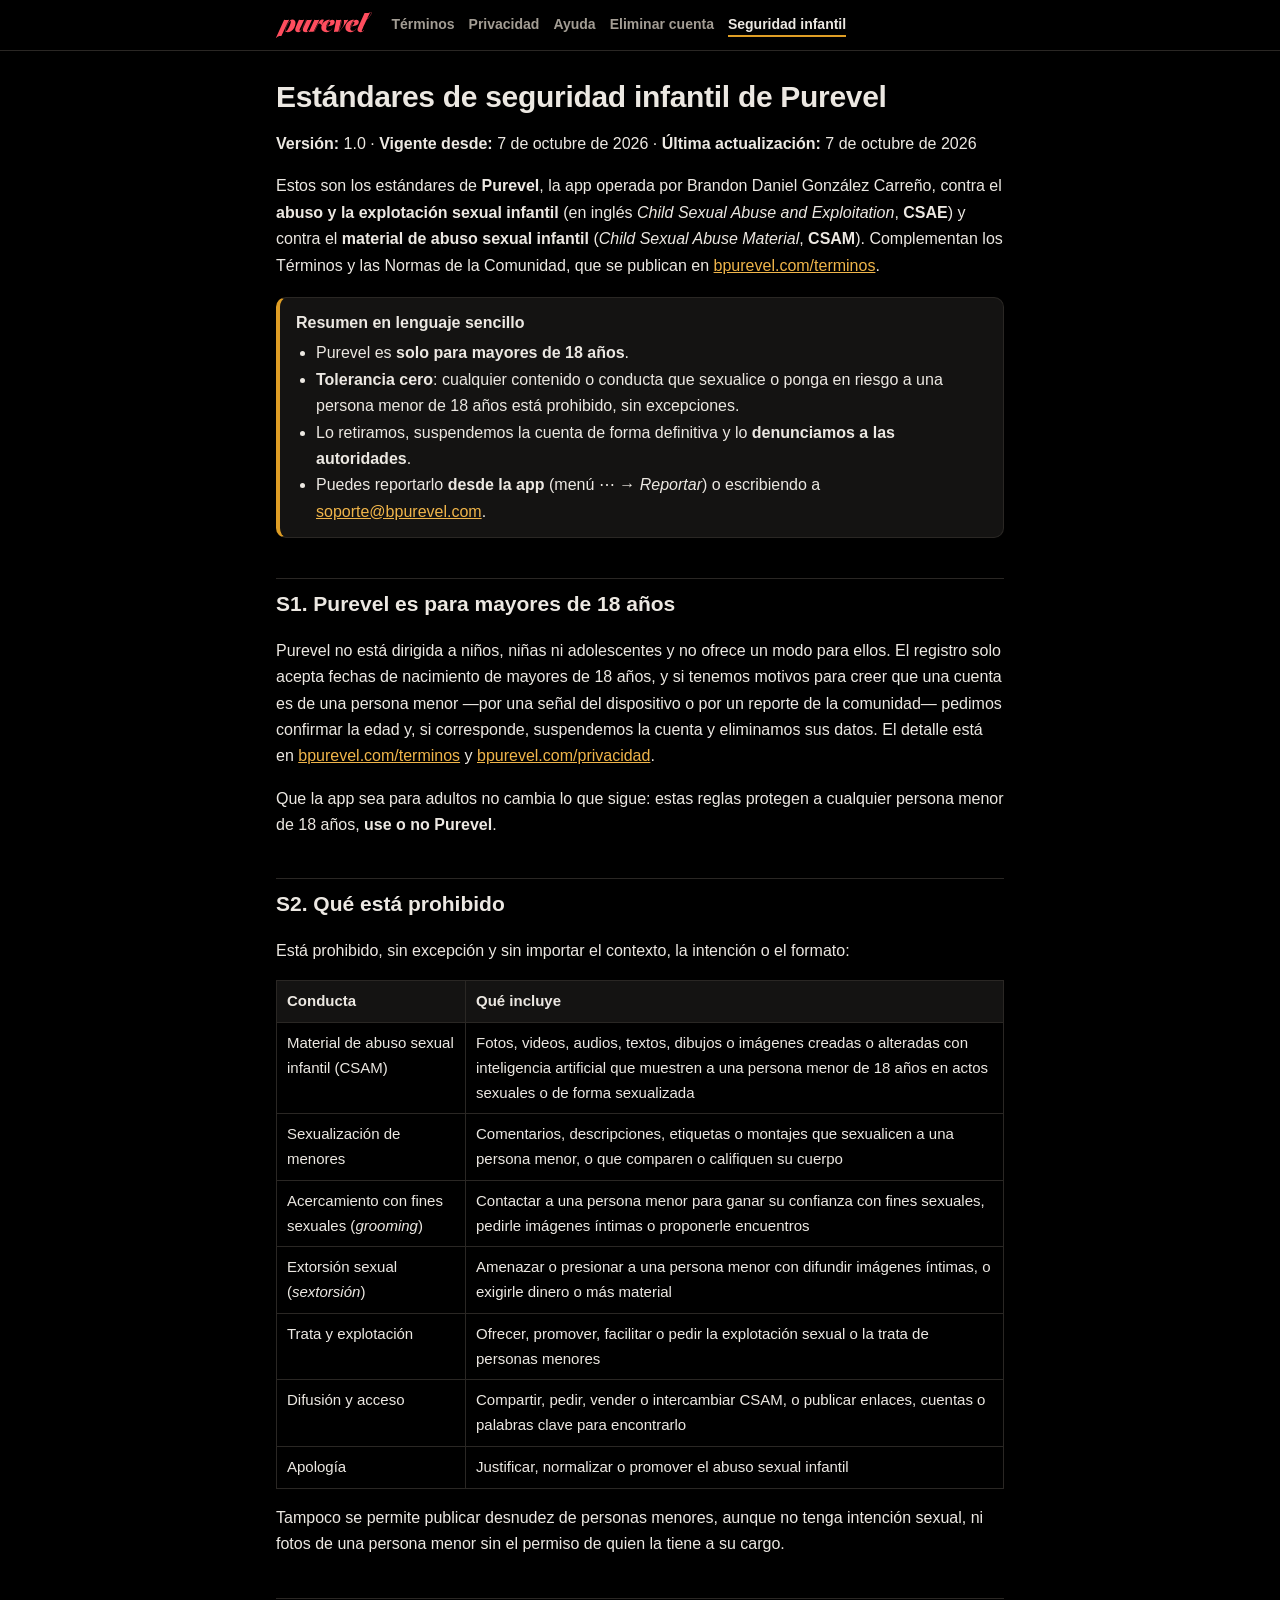
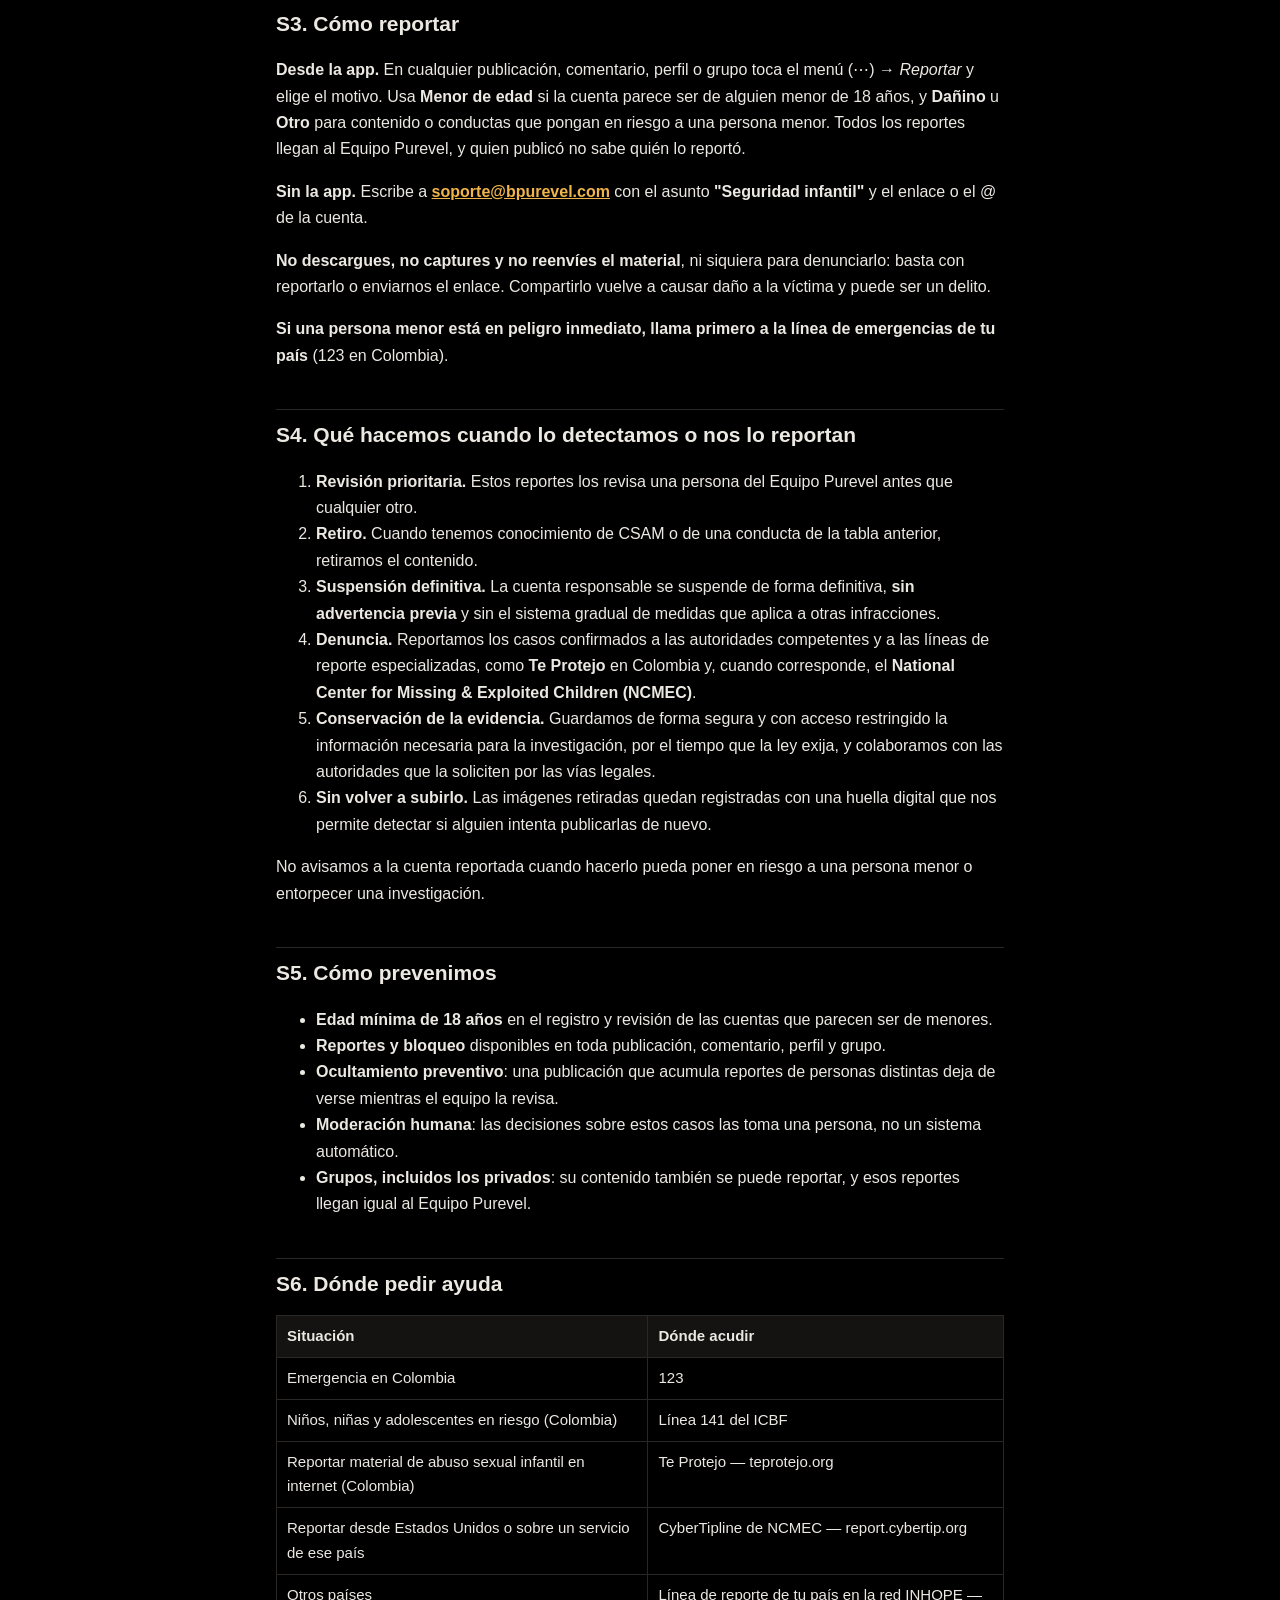
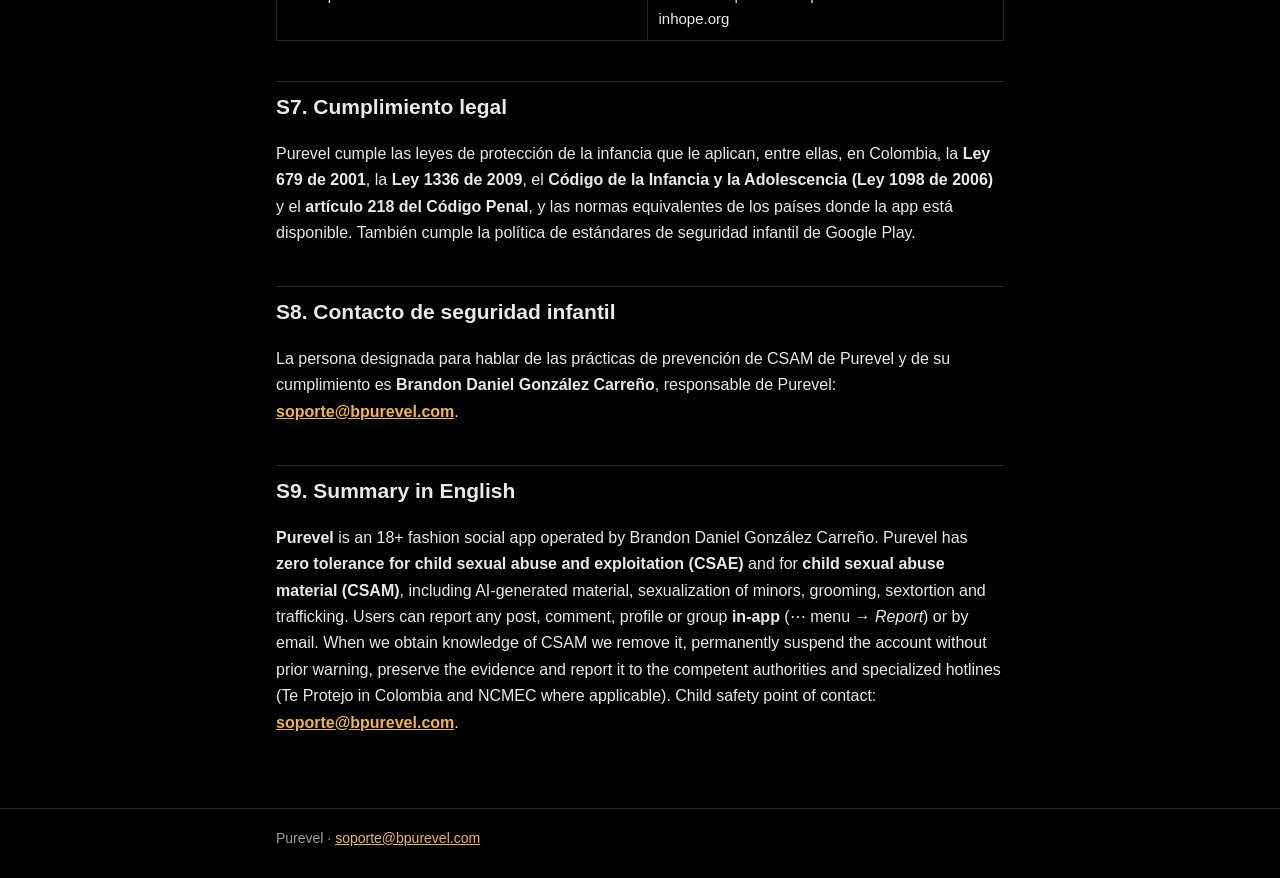
<file: seguridad-infantil/index.html>
<!DOCTYPE html>
<html lang="es">
<head>
  <meta charset="utf-8">
  <meta name="viewport" content="width=device-width, initial-scale=1">
  <title>Estándares de seguridad infantil de Purevel · Purevel</title>
  <meta name="description" content="Estándares de Purevel contra el abuso y la explotación sexual infantil (CSAE).">
  <link rel="icon" href="../favicon.png?v=2">
  <link rel="stylesheet" href="../styles.css?v=2">
</head>
<body>
  <header class="site-header">
    <div class="wrap">
      <a class="brand" href="../"><svg xmlns="http://www.w3.org/2000/svg" viewBox="-156 -742 3579 974" role="img" aria-label="Purevel"><path fill="currentColor" d="M275 14C321 14 366 3 406 -23C505 -87 575 -219 575 -334C575 -407 533 -458 457 -458C384 -458 334 -391 281 -294C223 -189 185 -87 185 -45C185 -7 219 14 275 14ZM-145 232C-92 159 -18 146 45 160C148 -63 239 -263 338 -449L328 -456C275 -439 211 -438 149 -450L-156 225ZM216 -20C201 -20 198 -31 198 -49C198 -95 237 -193 291 -290C332 -363 359 -403 383 -403C396 -403 402 -392 402 -375C402 -313 336 -162 279 -77C255 -41 231 -20 216 -20ZM673 14C738 14 785 -29 851 -171L981 -451L971 -455L841 -174C796 -77 763 -37 745 -37C733 -37 725 -44 725 -58C725 -78 742 -115 771 -177L898 -449L888 -456C833 -438 767 -437 704 -450L599 -208C578 -159 564 -119 564 -87C564 -22 604 14 673 14ZM967 14C1031 14 1054 -10 1089 -56L1080 -63C1056 -32 1037 -14 1023 -14C1011 -14 1006 -20 1006 -32C1006 -51 1011 -71 1056 -165L1191 -449L1181 -456C1119 -436 1069 -434 1000 -447L888 -201C861 -142 849 -105 849 -70C849 -12 898 14 967 14ZM1283 0 1408 -254C1430 -299 1443 -309 1467 -309C1492 -309 1515 -293 1540 -254L1553 -256C1581 -330 1608 -387 1639 -447C1623 -453 1604 -458 1584 -458C1522 -458 1475 -416 1397 -257L1271 0ZM1087 7C1139 -6 1191 -7 1250 0L1470 -449L1460 -456C1406 -438 1345 -437 1283 -450L1079 0ZM1729 14C1813 14 1900 -25 1952 -121L1943 -126C1902 -57 1854 -35 1812 -35C1764 -35 1722 -57 1722 -134C1722 -195 1739 -269 1780 -339C1809 -387 1839 -421 1872 -442L1869 -452C1796 -452 1739 -437 1685 -405C1577 -340 1541 -233 1541 -152C1541 -63 1601 14 1729 14ZM1749 -131C1754 -214 1781 -285 1809 -330C1829 -362 1849 -380 1861 -380C1873 -380 1879 -370 1879 -349C1879 -310 1841 -222 1784 -220L1782 -212C1908 -201 2044 -256 2044 -373C2044 -425 2010 -450 1952 -450C1896 -450 1840 -403 1799 -335C1765 -278 1742 -205 1739 -131ZM2023 7C2072 -5 2125 -5 2180 0L2285 -449L2275 -456C2223 -439 2160 -438 2101 -450L2015 0ZM2202 0H2215L2394 -227C2447 -294 2499 -366 2552 -444L2541 -451C2490 -436 2446 -436 2383 -443C2398 -350 2406 -260 2320 -150L2216 -16L2314 -437L2304 -442ZM2632 14C2716 14 2803 -25 2855 -121L2846 -126C2805 -57 2757 -35 2715 -35C2667 -35 2625 -57 2625 -134C2625 -195 2642 -269 2683 -339C2712 -387 2742 -421 2775 -442L2772 -452C2699 -452 2642 -437 2588 -405C2480 -340 2444 -233 2444 -152C2444 -63 2504 14 2632 14ZM2652 -131C2657 -214 2684 -285 2712 -330C2732 -362 2752 -380 2764 -380C2776 -380 2782 -370 2782 -349C2782 -310 2744 -222 2687 -220L2685 -212C2811 -201 2947 -256 2947 -373C2947 -425 2913 -450 2855 -450C2799 -450 2743 -403 2702 -335C2668 -278 2645 -205 2642 -131ZM3016 14C3081 14 3104 -10 3139 -56L3130 -63C3107 -32 3085 -15 3071 -15C3060 -15 3055 -20 3055 -30C3055 -44 3064 -69 3091 -126C3115 -177 3219 -401 3246 -458C3347 -541 3423 -649 3423 -708C3423 -729 3413 -742 3396 -742C3383 -742 3370 -734 3359 -720C3304 -701 3235 -696 3162 -705L2934 -200C2909 -145 2897 -110 2897 -74C2897 -15 2947 14 3016 14ZM3394 -732C3405 -732 3412 -723 3412 -708C3412 -658 3346 -559 3256 -479C3274 -516 3344 -666 3360 -701C3370 -723 3384 -732 3394 -732Z"/></svg></a>
      <nav aria-label="Documentos">
        <a href="../terminos/">Términos</a>
        <a href="../privacidad/">Privacidad</a>
        <a href="../ayuda/">Ayuda</a>
        <a href="../eliminar-cuenta/">Eliminar cuenta</a>
        <a href="../seguridad-infantil/" aria-current="page">Seguridad infantil</a>
      </nav>
    </div>
  </header>
  <main class="wrap doc">
<h1>Estándares de seguridad infantil de Purevel</h1>
<p><strong>Versión:</strong> 1.0 · <strong>Vigente desde:</strong> 7 de octubre de 2026 · <strong>Última actualización:</strong> 7 de octubre de 2026</p>
<p>Estos son los estándares de <strong>Purevel</strong>, la app operada por Brandon Daniel González Carreño, contra el <strong>abuso y la explotación sexual infantil</strong> (en inglés <em>Child Sexual Abuse and Exploitation</em>, <strong>CSAE</strong>) y contra el <strong>material de abuso sexual infantil</strong> (<em>Child Sexual Abuse Material</em>, <strong>CSAM</strong>). Complementan los Términos y las Normas de la Comunidad, que se publican en <a href="../terminos/">bpurevel.com/terminos</a>.</p>
<aside class="summary"><p class="summary-title">Resumen en lenguaje sencillo</p><ul>
<li>Purevel es <strong>solo para mayores de 18 años</strong>.</li>
<li><strong>Tolerancia cero</strong>: cualquier contenido o conducta que sexualice o ponga en riesgo a una persona menor de 18 años está prohibido, sin excepciones.</li>
<li>Lo retiramos, suspendemos la cuenta de forma definitiva y lo <strong>denunciamos a las autoridades</strong>.</li>
<li>Puedes reportarlo <strong>desde la app</strong> (menú ⋯ → <em>Reportar</em>) o escribiendo a <a href="mailto:soporte@bpurevel.com">soporte@bpurevel.com</a>.</li>
</ul></aside>

<h2 id="s1-purevel-es-para-mayores-de-18-años">S1. Purevel es para mayores de 18 años</h2>
<p>Purevel no está dirigida a niños, niñas ni adolescentes y no ofrece un modo para ellos. El registro solo acepta fechas de nacimiento de mayores de 18 años, y si tenemos motivos para creer que una cuenta es de una persona menor —por una señal del dispositivo o por un reporte de la comunidad— pedimos confirmar la edad y, si corresponde, suspendemos la cuenta y eliminamos sus datos. El detalle está en <a href="../terminos/">bpurevel.com/terminos</a> y <a href="../privacidad/">bpurevel.com/privacidad</a>.</p>
<p>Que la app sea para adultos no cambia lo que sigue: estas reglas protegen a cualquier persona menor de 18 años, <strong>use o no Purevel</strong>.</p>
<h2 id="s2-qué-está-prohibido">S2. Qué está prohibido</h2>
<p>Está prohibido, sin excepción y sin importar el contexto, la intención o el formato:</p>
<div class="table-wrap"><table>
<thead>
<tr>
<th>Conducta</th>
<th>Qué incluye</th>
</tr>
</thead>
<tbody>
<tr>
<td>Material de abuso sexual infantil (CSAM)</td>
<td>Fotos, videos, audios, textos, dibujos o imágenes creadas o alteradas con inteligencia artificial que muestren a una persona menor de 18 años en actos sexuales o de forma sexualizada</td>
</tr>
<tr>
<td>Sexualización de menores</td>
<td>Comentarios, descripciones, etiquetas o montajes que sexualicen a una persona menor, o que comparen o califiquen su cuerpo</td>
</tr>
<tr>
<td>Acercamiento con fines sexuales (<em>grooming</em>)</td>
<td>Contactar a una persona menor para ganar su confianza con fines sexuales, pedirle imágenes íntimas o proponerle encuentros</td>
</tr>
<tr>
<td>Extorsión sexual (<em>sextorsión</em>)</td>
<td>Amenazar o presionar a una persona menor con difundir imágenes íntimas, o exigirle dinero o más material</td>
</tr>
<tr>
<td>Trata y explotación</td>
<td>Ofrecer, promover, facilitar o pedir la explotación sexual o la trata de personas menores</td>
</tr>
<tr>
<td>Difusión y acceso</td>
<td>Compartir, pedir, vender o intercambiar CSAM, o publicar enlaces, cuentas o palabras clave para encontrarlo</td>
</tr>
<tr>
<td>Apología</td>
<td>Justificar, normalizar o promover el abuso sexual infantil</td>
</tr>
</tbody>
</table></div>
<p>Tampoco se permite publicar desnudez de personas menores, aunque no tenga intención sexual, ni fotos de una persona menor sin el permiso de quien la tiene a su cargo.</p>
<h2 id="s3-cómo-reportar">S3. Cómo reportar</h2>
<p><strong>Desde la app.</strong> En cualquier publicación, comentario, perfil o grupo toca el menú (⋯) → <em>Reportar</em> y elige el motivo. Usa <strong>Menor de edad</strong> si la cuenta parece ser de alguien menor de 18 años, y <strong>Dañino</strong> u <strong>Otro</strong> para contenido o conductas que pongan en riesgo a una persona menor. Todos los reportes llegan al Equipo Purevel, y quien publicó no sabe quién lo reportó.</p>
<p><strong>Sin la app.</strong> Escribe a <strong><a href="mailto:soporte@bpurevel.com">soporte@bpurevel.com</a></strong> con el asunto <strong>"Seguridad infantil"</strong> y el enlace o el @ de la cuenta.</p>
<p><strong>No descargues, no captures y no reenvíes el material</strong>, ni siquiera para denunciarlo: basta con reportarlo o enviarnos el enlace. Compartirlo vuelve a causar daño a la víctima y puede ser un delito.</p>
<p><strong>Si una persona menor está en peligro inmediato, llama primero a la línea de emergencias de tu país</strong> (123 en Colombia).</p>
<h2 id="s4-qué-hacemos-cuando-lo-detectamos-o-nos-lo-reportan">S4. Qué hacemos cuando lo detectamos o nos lo reportan</h2>
<ol>
<li><strong>Revisión prioritaria.</strong> Estos reportes los revisa una persona del Equipo Purevel antes que cualquier otro.</li>
<li><strong>Retiro.</strong> Cuando tenemos conocimiento de CSAM o de una conducta de la tabla anterior, retiramos el contenido.</li>
<li><strong>Suspensión definitiva.</strong> La cuenta responsable se suspende de forma definitiva, <strong>sin advertencia previa</strong> y sin el sistema gradual de medidas que aplica a otras infracciones.</li>
<li><strong>Denuncia.</strong> Reportamos los casos confirmados a las autoridades competentes y a las líneas de reporte especializadas, como <strong>Te Protejo</strong> en Colombia y, cuando corresponde, el <strong>National Center for Missing &amp; Exploited Children (NCMEC)</strong>.</li>
<li><strong>Conservación de la evidencia.</strong> Guardamos de forma segura y con acceso restringido la información necesaria para la investigación, por el tiempo que la ley exija, y colaboramos con las autoridades que la soliciten por las vías legales.</li>
<li><strong>Sin volver a subirlo.</strong> Las imágenes retiradas quedan registradas con una huella digital que nos permite detectar si alguien intenta publicarlas de nuevo.</li>
</ol>
<p>No avisamos a la cuenta reportada cuando hacerlo pueda poner en riesgo a una persona menor o entorpecer una investigación.</p>
<h2 id="s5-cómo-prevenimos">S5. Cómo prevenimos</h2>
<ul>
<li><strong>Edad mínima de 18 años</strong> en el registro y revisión de las cuentas que parecen ser de menores.</li>
<li><strong>Reportes y bloqueo</strong> disponibles en toda publicación, comentario, perfil y grupo.</li>
<li><strong>Ocultamiento preventivo</strong>: una publicación que acumula reportes de personas distintas deja de verse mientras el equipo la revisa.</li>
<li><strong>Moderación humana</strong>: las decisiones sobre estos casos las toma una persona, no un sistema automático.</li>
<li><strong>Grupos, incluidos los privados</strong>: su contenido también se puede reportar, y esos reportes llegan igual al Equipo Purevel.</li>
</ul>
<h2 id="s6-dónde-pedir-ayuda">S6. Dónde pedir ayuda</h2>
<div class="table-wrap"><table>
<thead>
<tr>
<th>Situación</th>
<th>Dónde acudir</th>
</tr>
</thead>
<tbody>
<tr>
<td>Emergencia en Colombia</td>
<td>123</td>
</tr>
<tr>
<td>Niños, niñas y adolescentes en riesgo (Colombia)</td>
<td>Línea 141 del ICBF</td>
</tr>
<tr>
<td>Reportar material de abuso sexual infantil en internet (Colombia)</td>
<td>Te Protejo — teprotejo.org</td>
</tr>
<tr>
<td>Reportar desde Estados Unidos o sobre un servicio de ese país</td>
<td>CyberTipline de NCMEC — report.cybertip.org</td>
</tr>
<tr>
<td>Otros países</td>
<td>Línea de reporte de tu país en la red INHOPE — inhope.org</td>
</tr>
</tbody>
</table></div>
<h2 id="s7-cumplimiento-legal">S7. Cumplimiento legal</h2>
<p>Purevel cumple las leyes de protección de la infancia que le aplican, entre ellas, en Colombia, la <strong>Ley 679 de 2001</strong>, la <strong>Ley 1336 de 2009</strong>, el <strong>Código de la Infancia y la Adolescencia (Ley 1098 de 2006)</strong> y el <strong>artículo 218 del Código Penal</strong>, y las normas equivalentes de los países donde la app está disponible. También cumple la política de estándares de seguridad infantil de Google Play.</p>
<h2 id="s8-contacto-de-seguridad-infantil">S8. Contacto de seguridad infantil</h2>
<p>La persona designada para hablar de las prácticas de prevención de CSAM de Purevel y de su cumplimiento es <strong>Brandon Daniel González Carreño</strong>, responsable de Purevel: <strong><a href="mailto:soporte@bpurevel.com">soporte@bpurevel.com</a></strong>.</p>
<h2 id="s9-summary-in-english">S9. Summary in English</h2>
<p><strong>Purevel</strong> is an 18+ fashion social app operated by Brandon Daniel González Carreño. Purevel has <strong>zero tolerance for child sexual abuse and exploitation (CSAE)</strong> and for <strong>child sexual abuse material (CSAM)</strong>, including AI-generated material, sexualization of minors, grooming, sextortion and trafficking. Users can report any post, comment, profile or group <strong>in-app</strong> (⋯ menu → <em>Report</em>) or by email. When we obtain knowledge of CSAM we remove it, permanently suspend the account without prior warning, preserve the evidence and report it to the competent authorities and specialized hotlines (Te Protejo in Colombia and NCMEC where applicable). Child safety point of contact: <strong><a href="mailto:soporte@bpurevel.com">soporte@bpurevel.com</a></strong>.</p>
  </main>
  <footer class="site-footer">
    <div class="wrap">
      Purevel · <a href="mailto:soporte@bpurevel.com">soporte@bpurevel.com</a>
    </div>
  </footer>
</body>
</html>
</file>
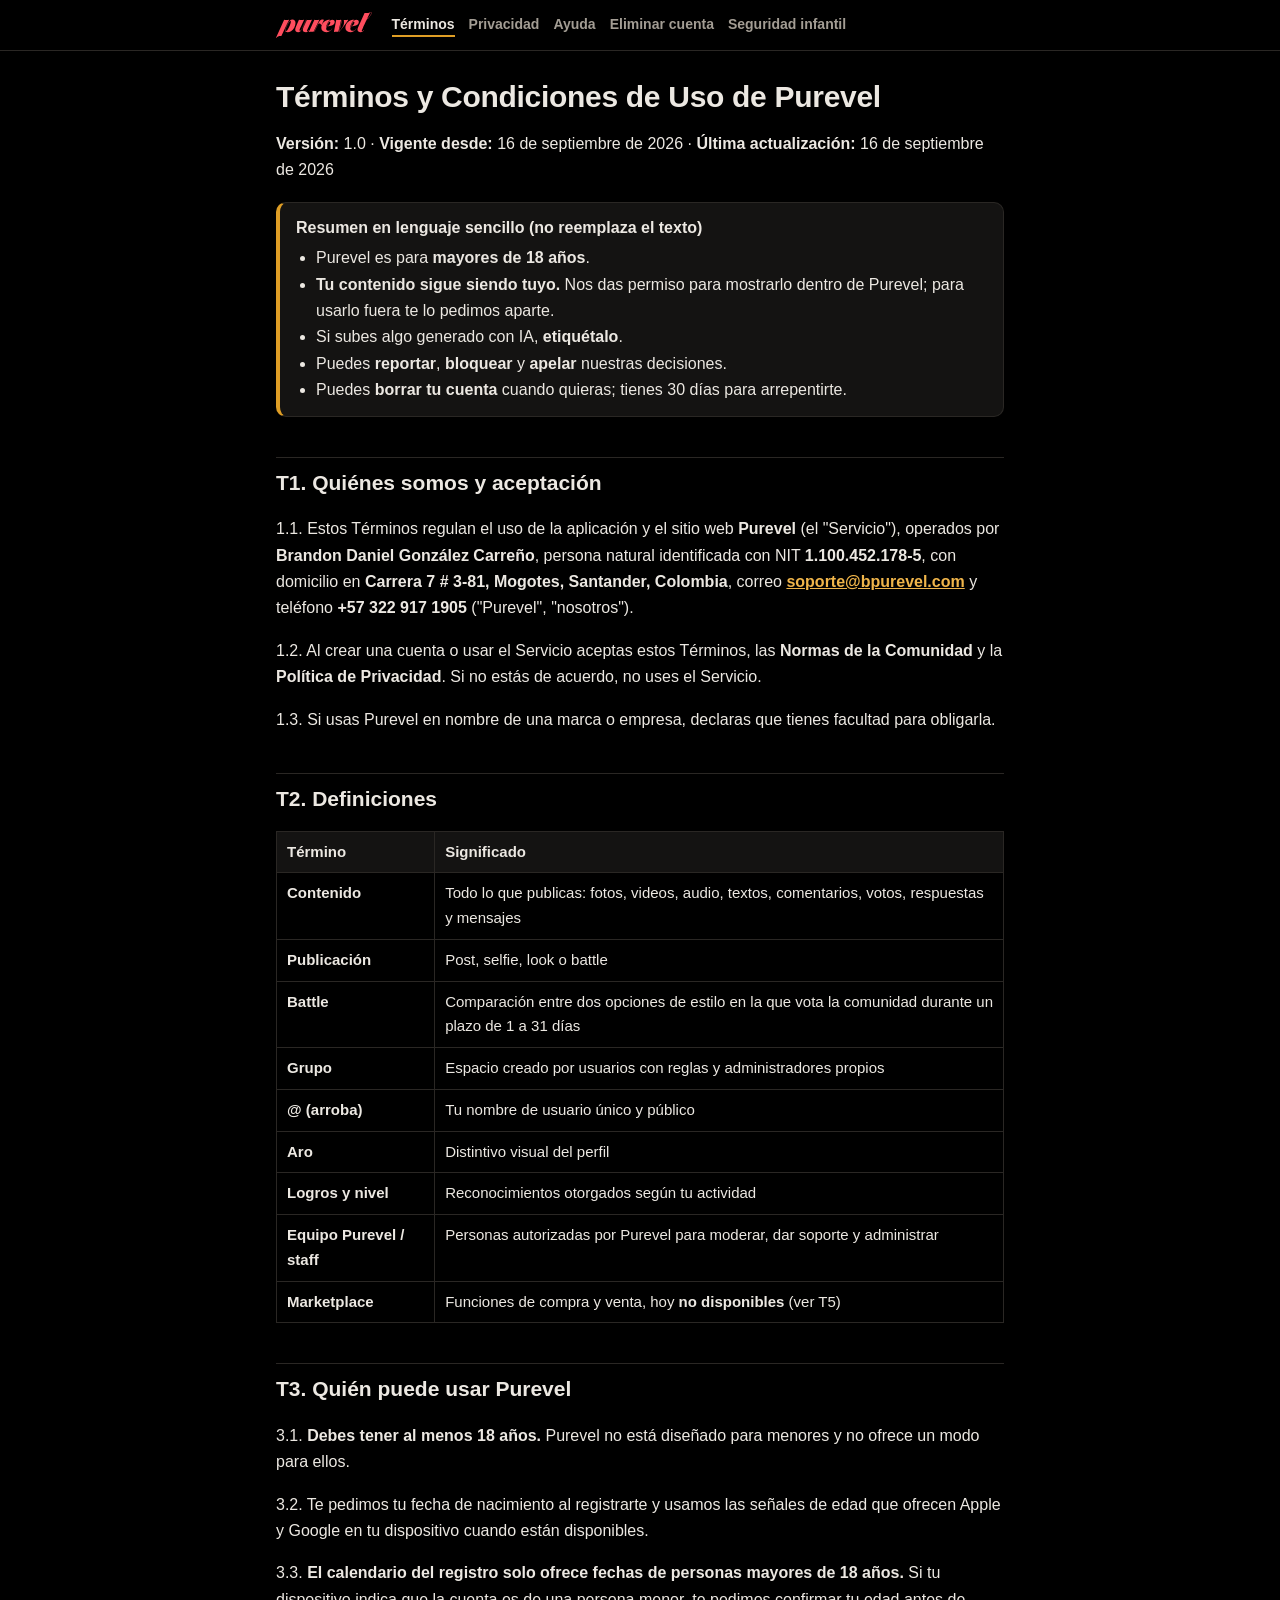
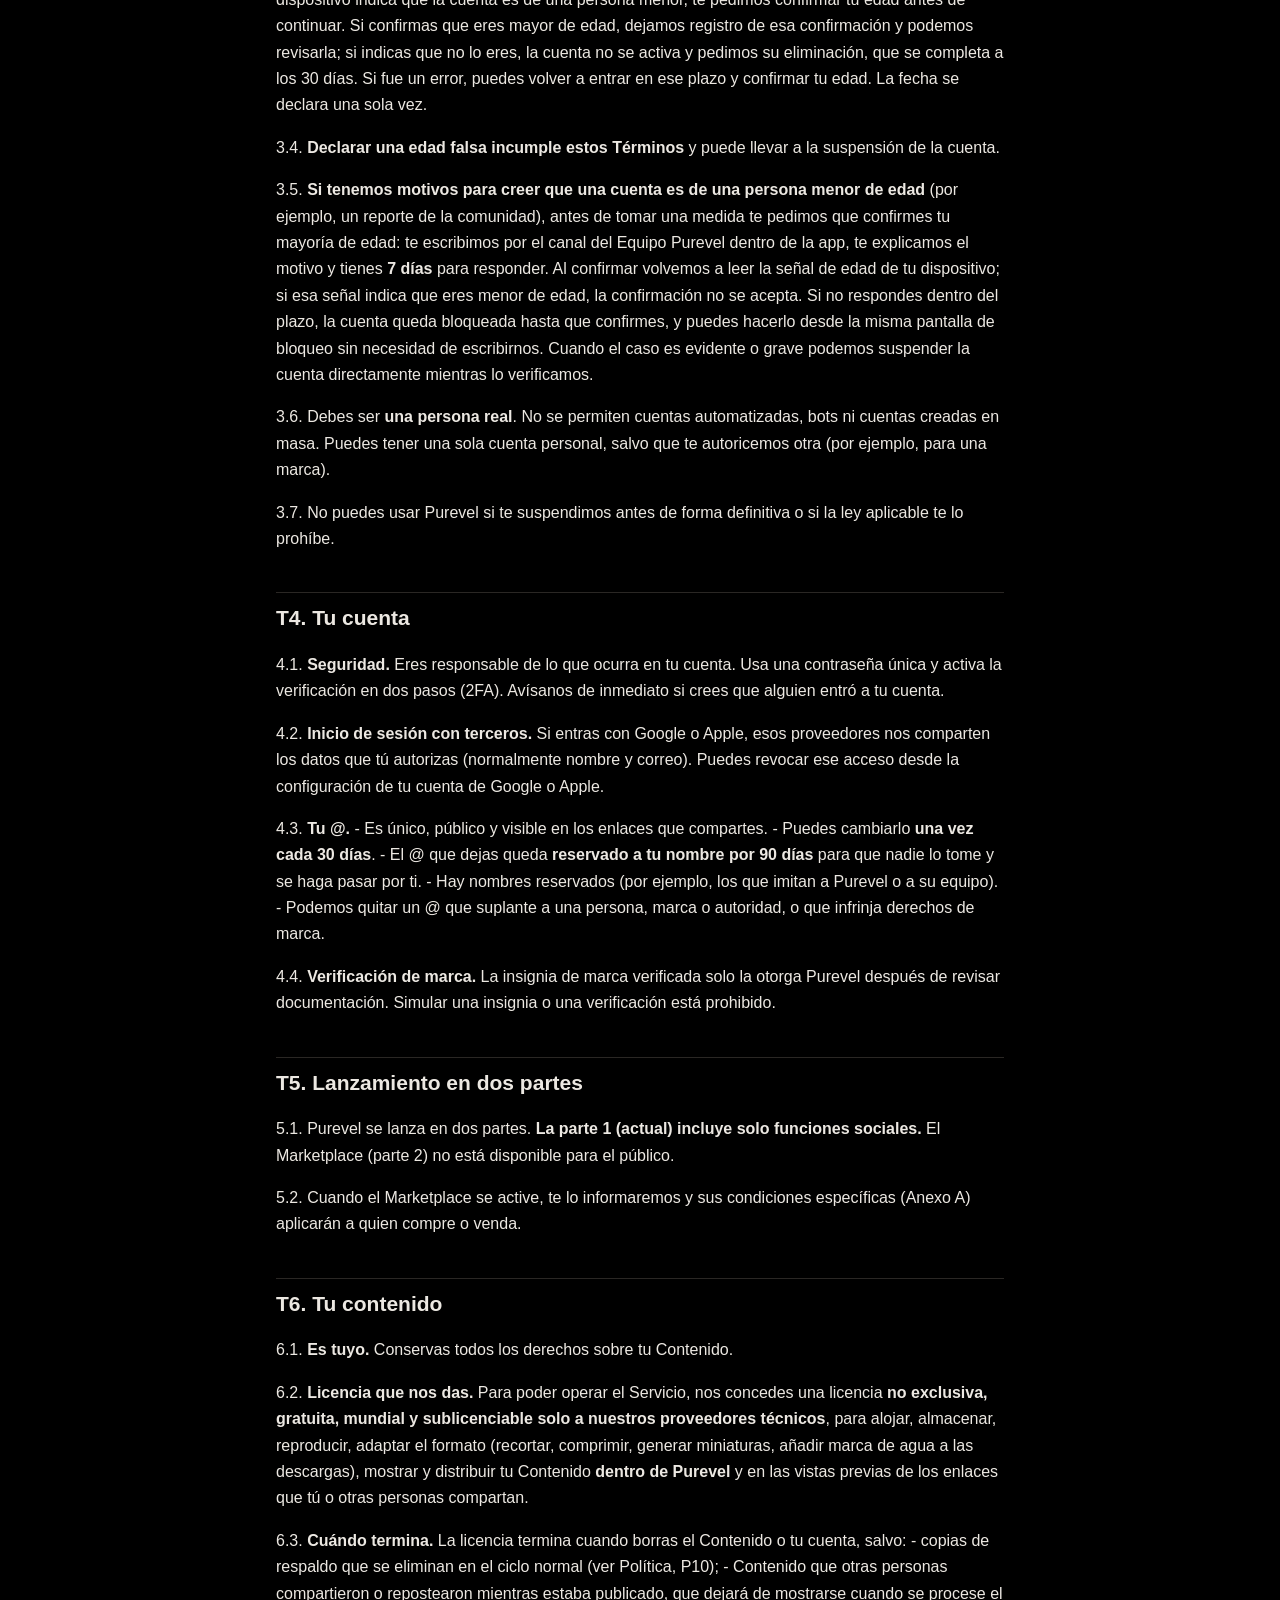
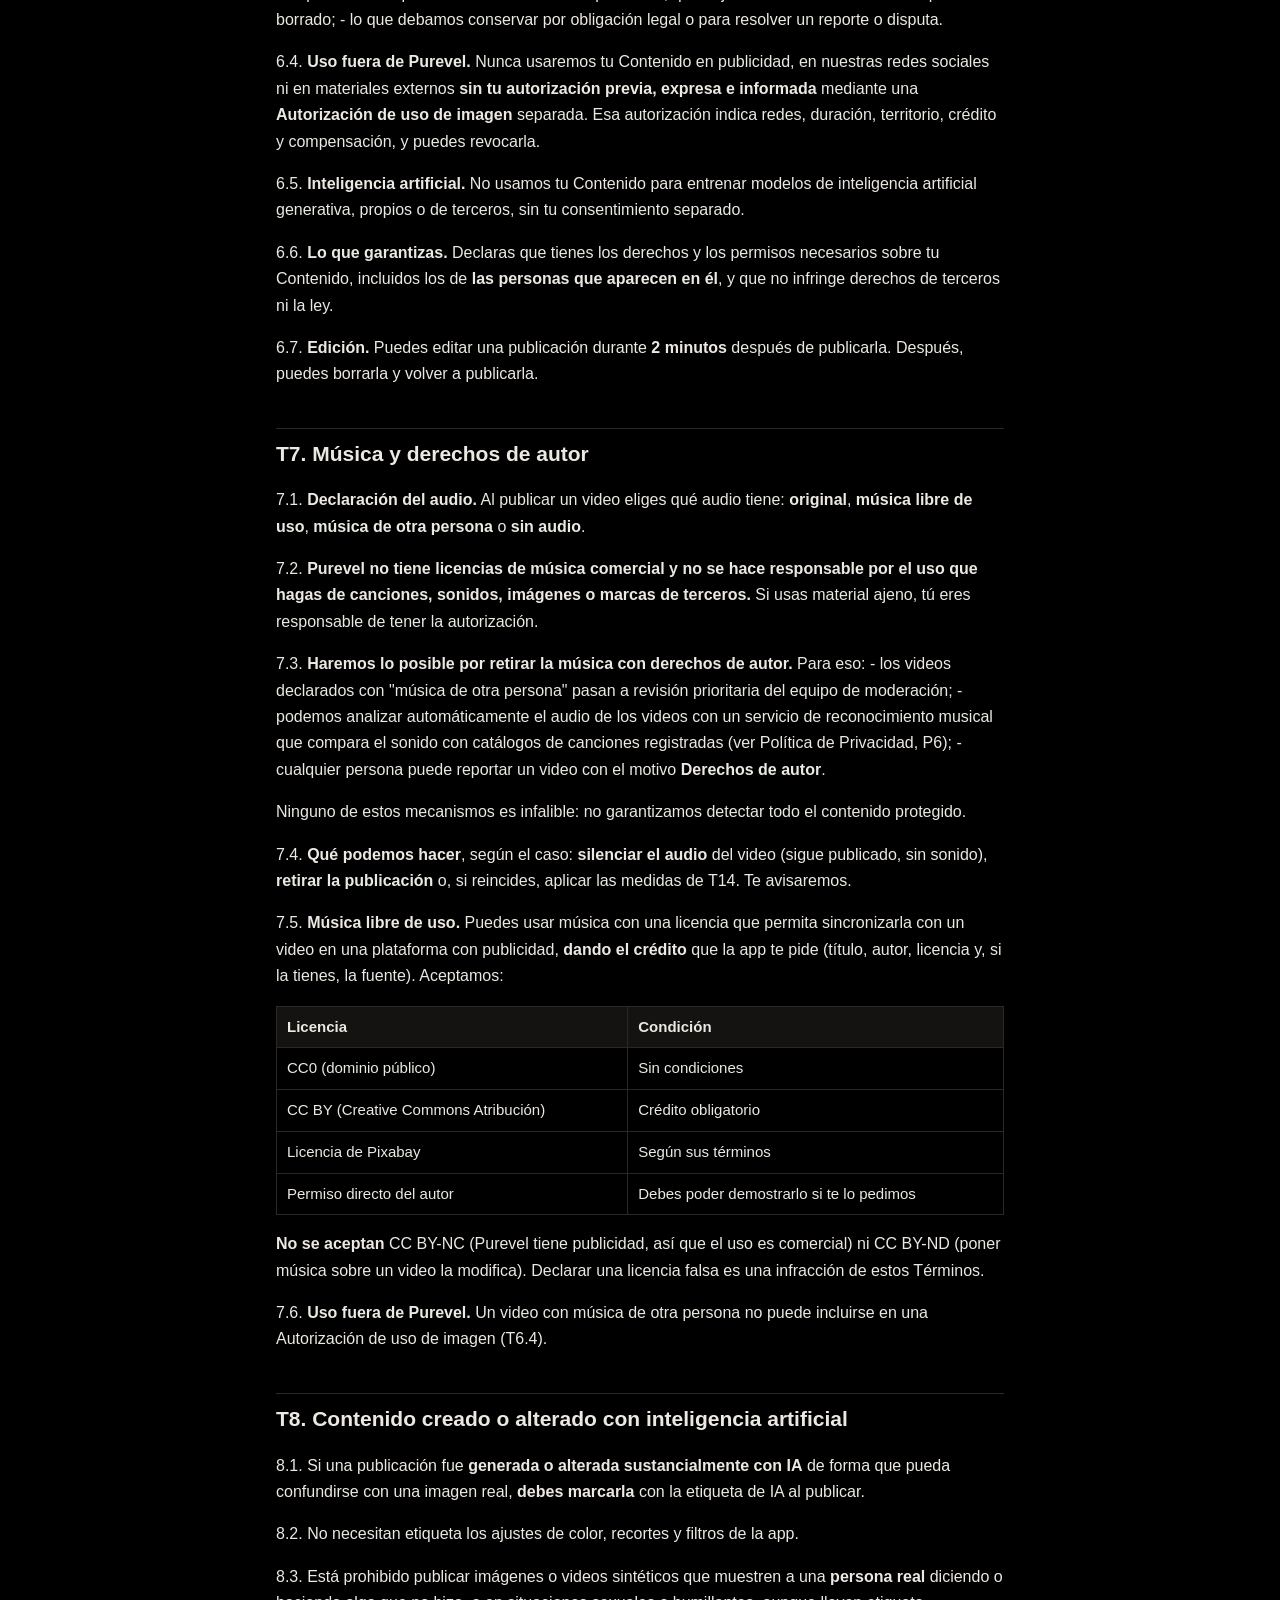
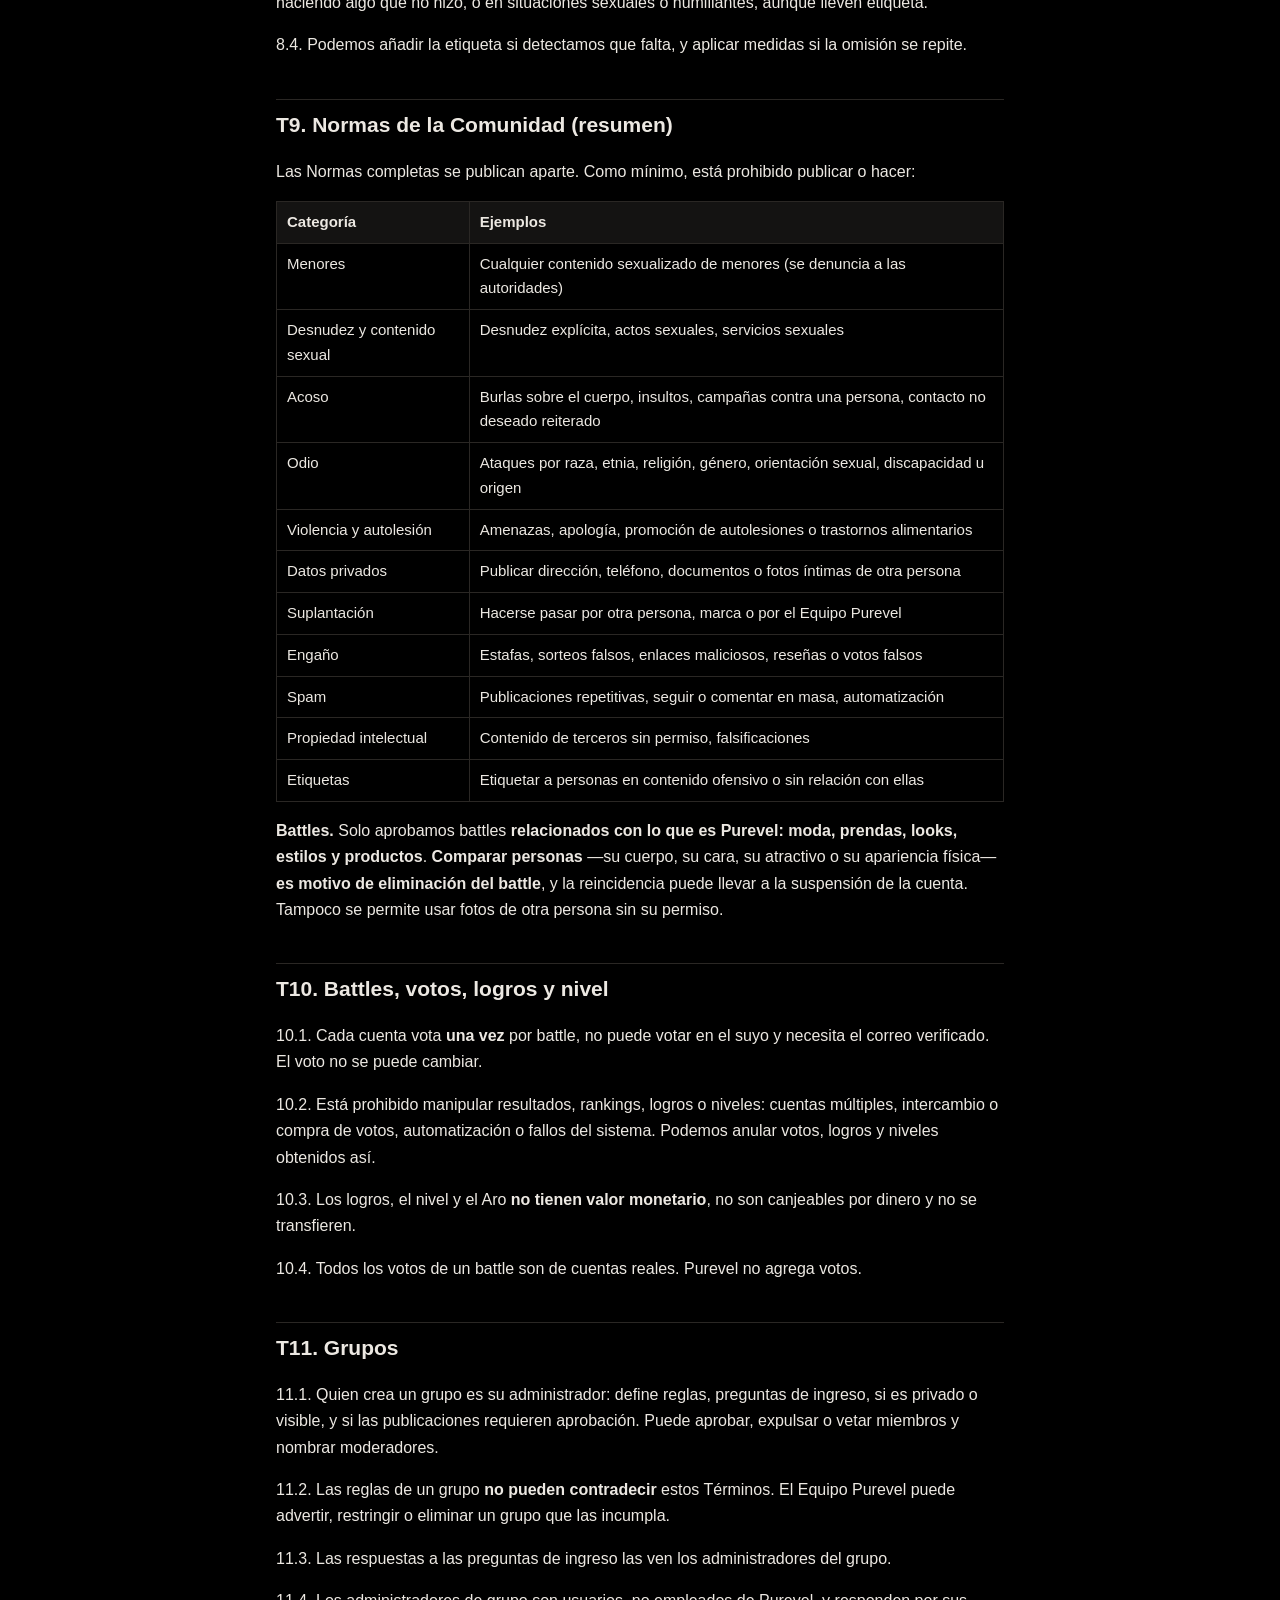
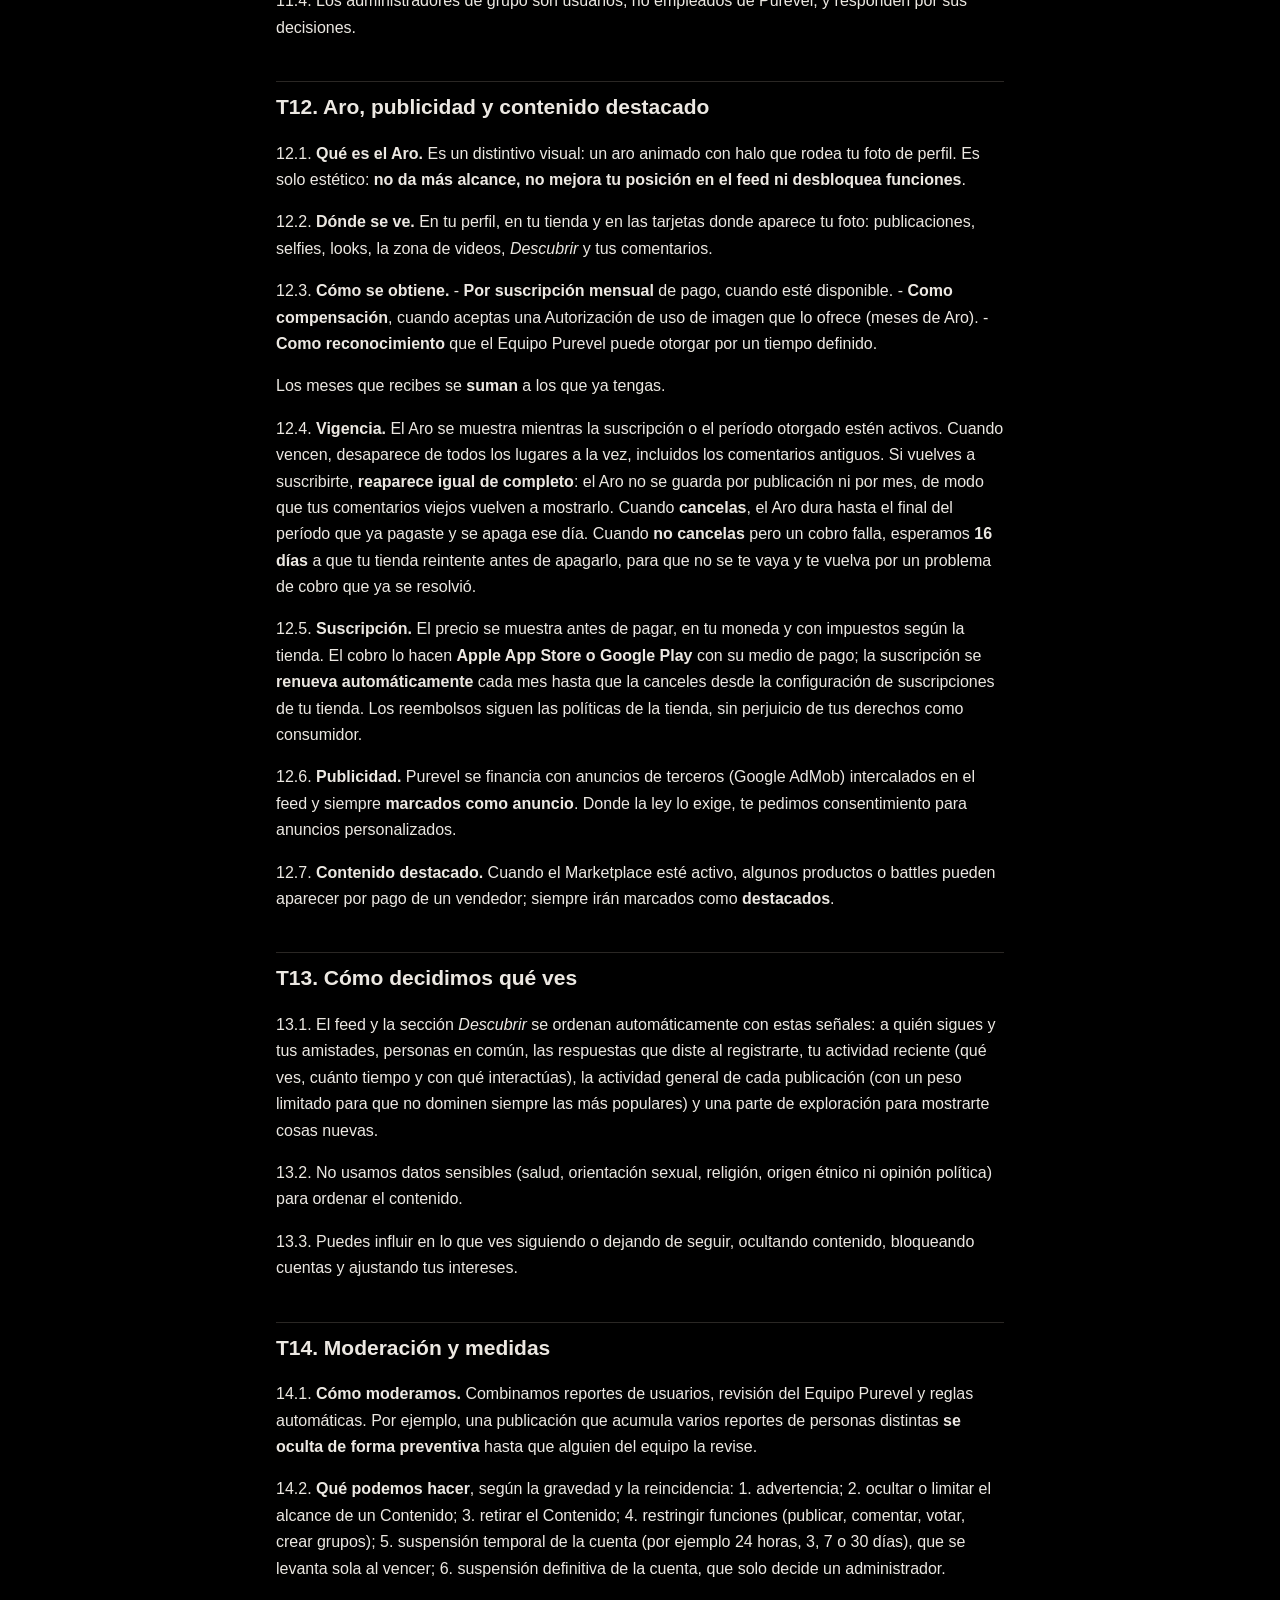
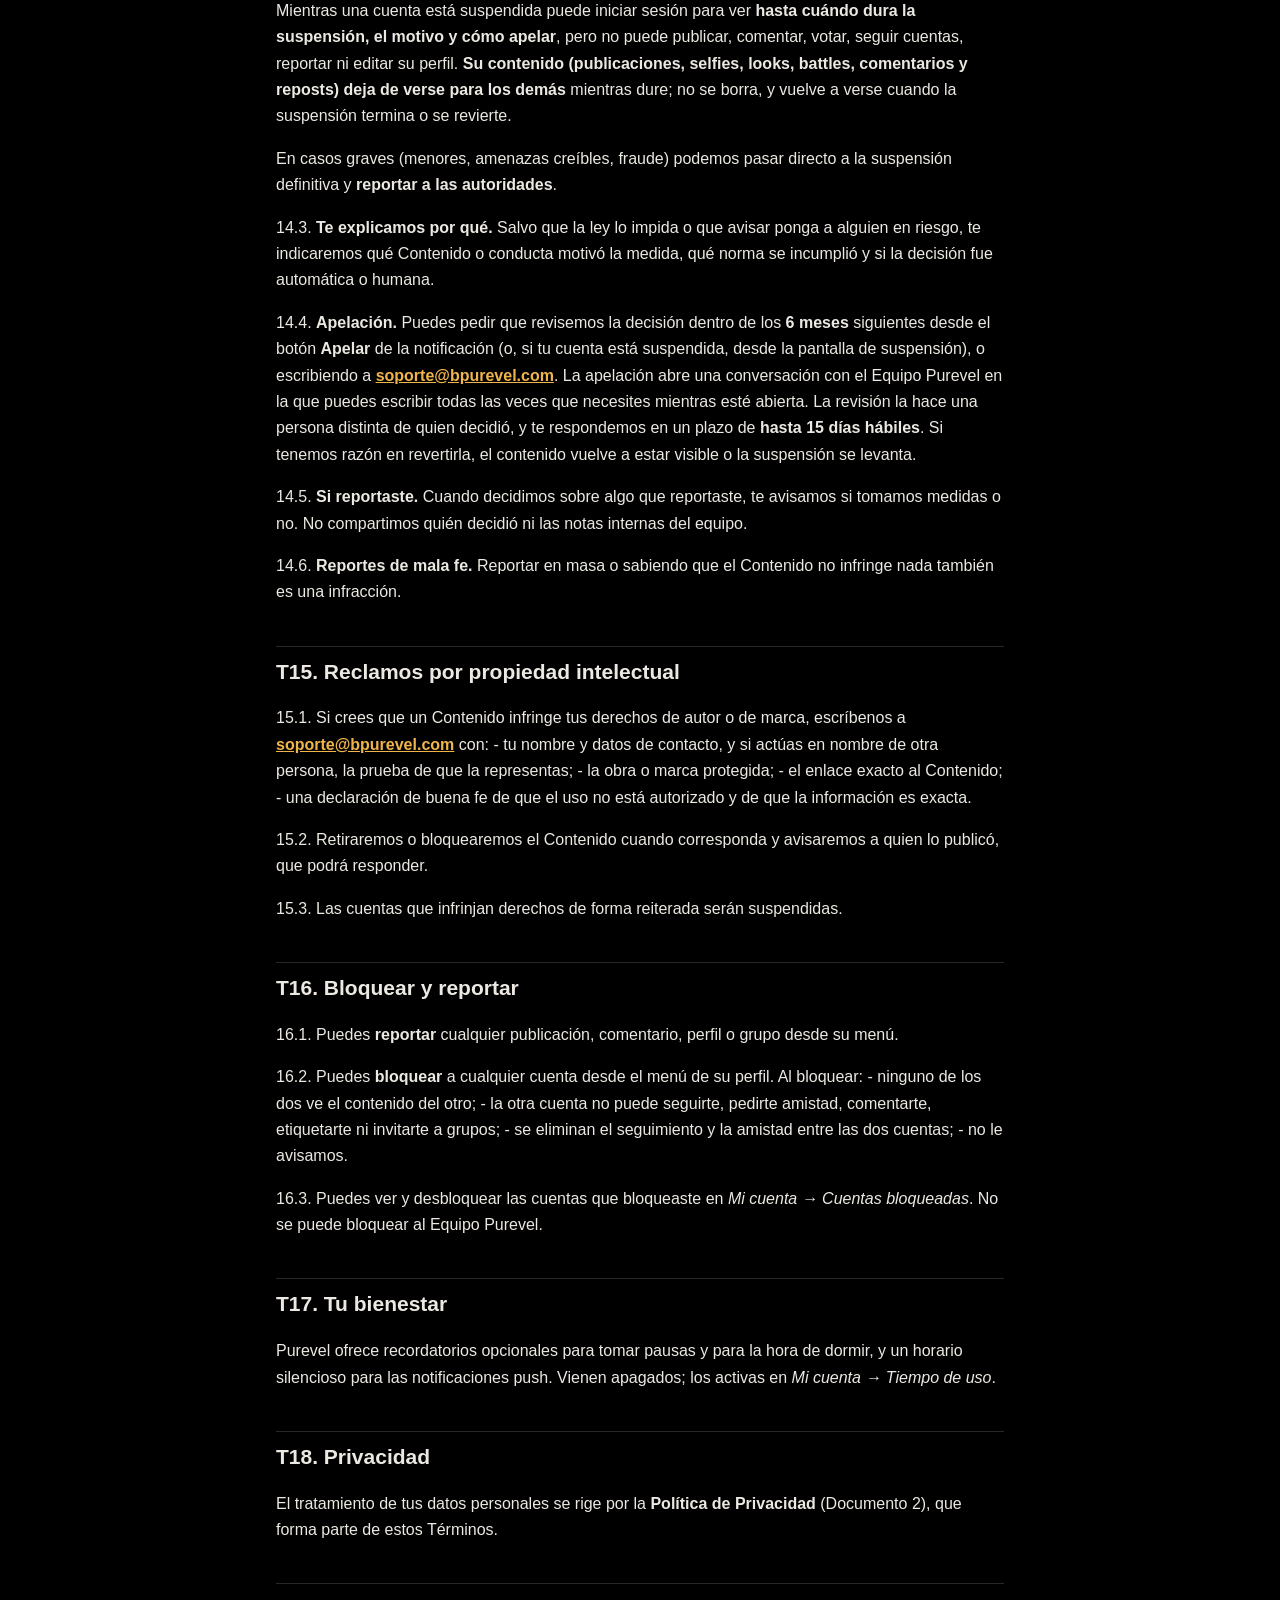
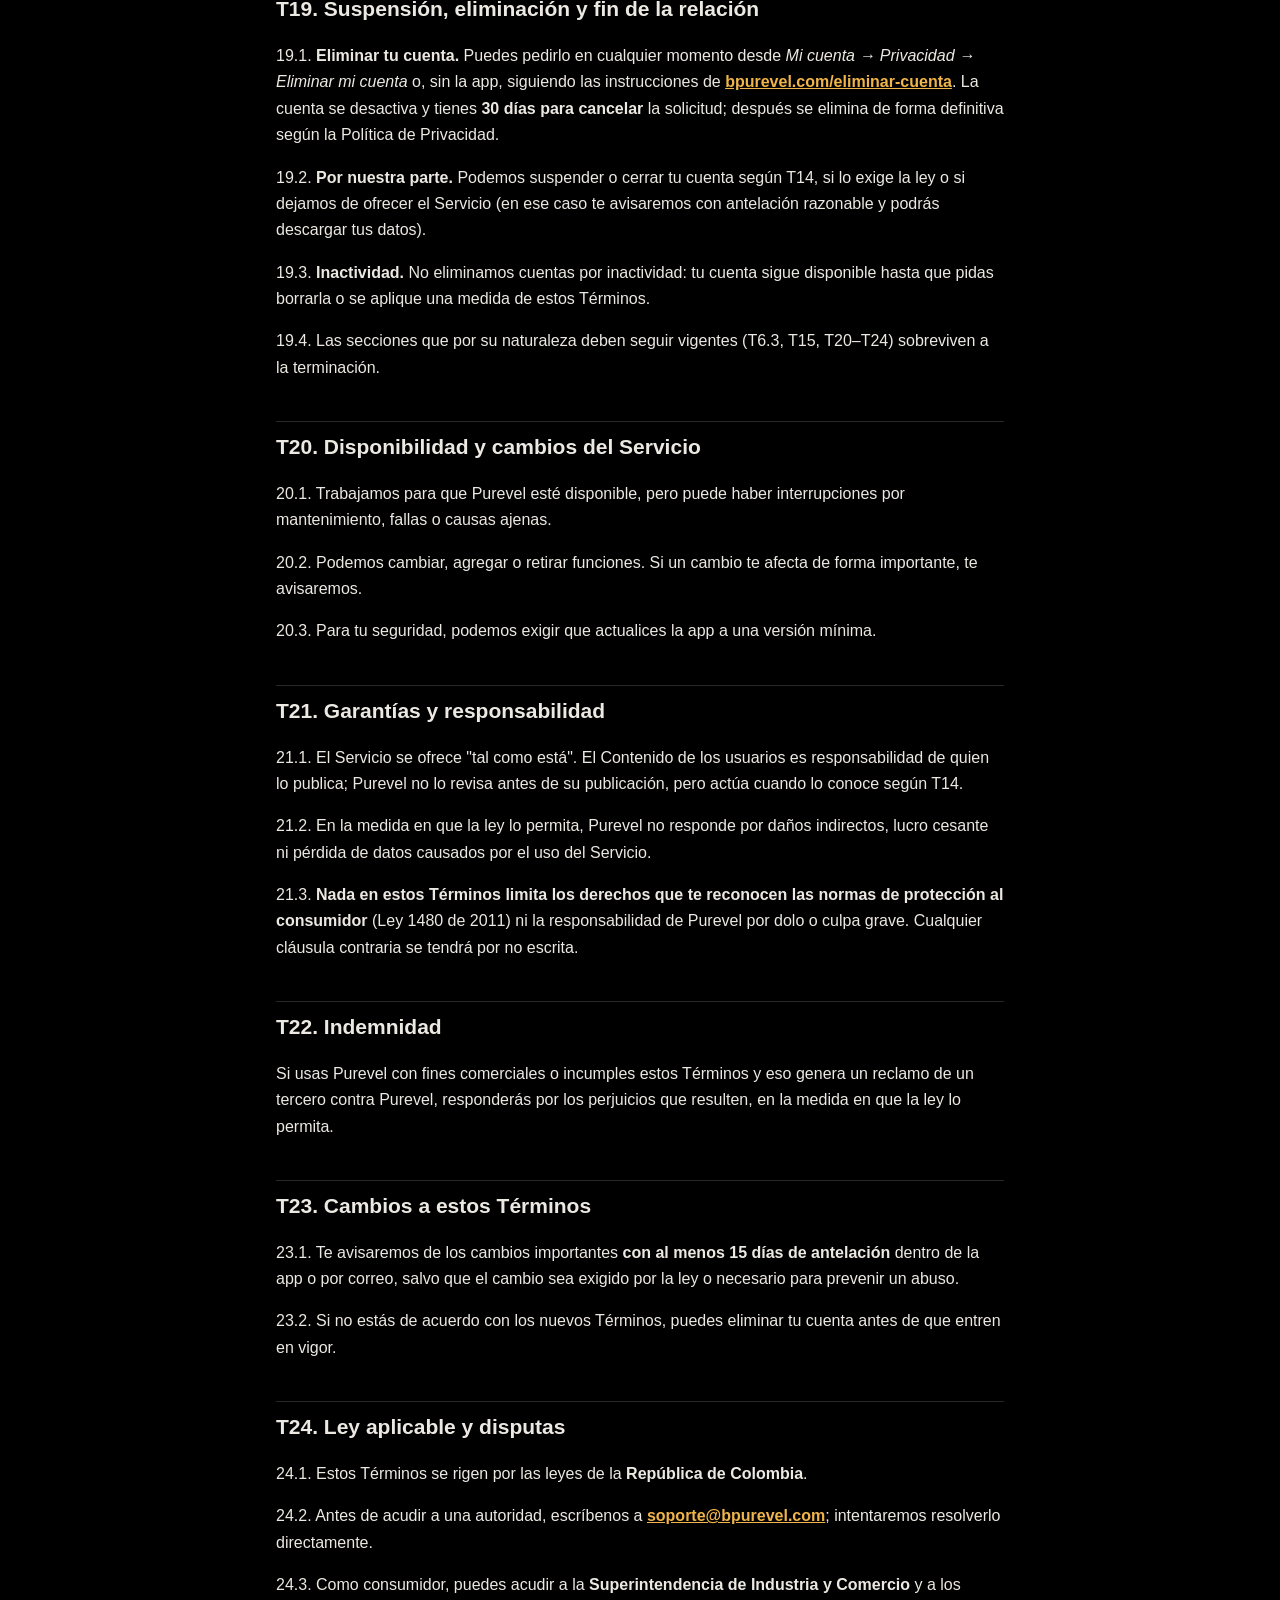
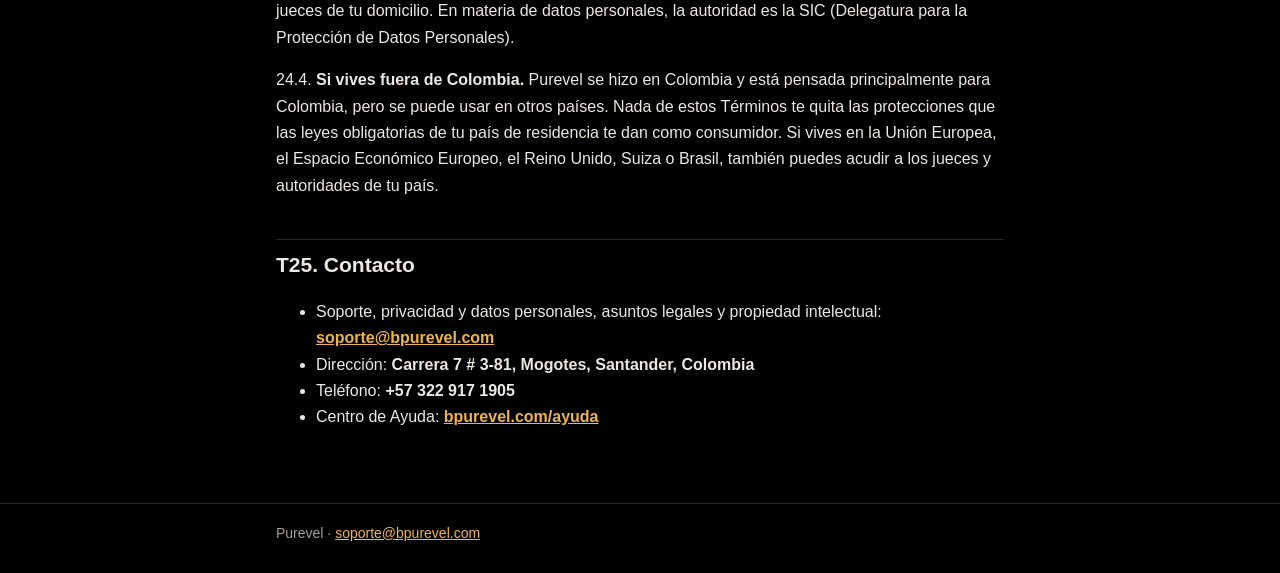
<file: terminos/index.html>
<!DOCTYPE html>
<html lang="es">
<head>
  <meta charset="utf-8">
  <meta name="viewport" content="width=device-width, initial-scale=1">
  <title>Términos y Condiciones de Uso de Purevel · Purevel</title>
  <meta name="description" content="Términos y Condiciones de Uso de Purevel.">
  <link rel="icon" href="../favicon.png?v=2">
  <link rel="stylesheet" href="../styles.css?v=2">
</head>
<body>
  <header class="site-header">
    <div class="wrap">
      <a class="brand" href="../"><svg xmlns="http://www.w3.org/2000/svg" viewBox="-156 -742 3579 974" role="img" aria-label="Purevel"><path fill="currentColor" d="M275 14C321 14 366 3 406 -23C505 -87 575 -219 575 -334C575 -407 533 -458 457 -458C384 -458 334 -391 281 -294C223 -189 185 -87 185 -45C185 -7 219 14 275 14ZM-145 232C-92 159 -18 146 45 160C148 -63 239 -263 338 -449L328 -456C275 -439 211 -438 149 -450L-156 225ZM216 -20C201 -20 198 -31 198 -49C198 -95 237 -193 291 -290C332 -363 359 -403 383 -403C396 -403 402 -392 402 -375C402 -313 336 -162 279 -77C255 -41 231 -20 216 -20ZM673 14C738 14 785 -29 851 -171L981 -451L971 -455L841 -174C796 -77 763 -37 745 -37C733 -37 725 -44 725 -58C725 -78 742 -115 771 -177L898 -449L888 -456C833 -438 767 -437 704 -450L599 -208C578 -159 564 -119 564 -87C564 -22 604 14 673 14ZM967 14C1031 14 1054 -10 1089 -56L1080 -63C1056 -32 1037 -14 1023 -14C1011 -14 1006 -20 1006 -32C1006 -51 1011 -71 1056 -165L1191 -449L1181 -456C1119 -436 1069 -434 1000 -447L888 -201C861 -142 849 -105 849 -70C849 -12 898 14 967 14ZM1283 0 1408 -254C1430 -299 1443 -309 1467 -309C1492 -309 1515 -293 1540 -254L1553 -256C1581 -330 1608 -387 1639 -447C1623 -453 1604 -458 1584 -458C1522 -458 1475 -416 1397 -257L1271 0ZM1087 7C1139 -6 1191 -7 1250 0L1470 -449L1460 -456C1406 -438 1345 -437 1283 -450L1079 0ZM1729 14C1813 14 1900 -25 1952 -121L1943 -126C1902 -57 1854 -35 1812 -35C1764 -35 1722 -57 1722 -134C1722 -195 1739 -269 1780 -339C1809 -387 1839 -421 1872 -442L1869 -452C1796 -452 1739 -437 1685 -405C1577 -340 1541 -233 1541 -152C1541 -63 1601 14 1729 14ZM1749 -131C1754 -214 1781 -285 1809 -330C1829 -362 1849 -380 1861 -380C1873 -380 1879 -370 1879 -349C1879 -310 1841 -222 1784 -220L1782 -212C1908 -201 2044 -256 2044 -373C2044 -425 2010 -450 1952 -450C1896 -450 1840 -403 1799 -335C1765 -278 1742 -205 1739 -131ZM2023 7C2072 -5 2125 -5 2180 0L2285 -449L2275 -456C2223 -439 2160 -438 2101 -450L2015 0ZM2202 0H2215L2394 -227C2447 -294 2499 -366 2552 -444L2541 -451C2490 -436 2446 -436 2383 -443C2398 -350 2406 -260 2320 -150L2216 -16L2314 -437L2304 -442ZM2632 14C2716 14 2803 -25 2855 -121L2846 -126C2805 -57 2757 -35 2715 -35C2667 -35 2625 -57 2625 -134C2625 -195 2642 -269 2683 -339C2712 -387 2742 -421 2775 -442L2772 -452C2699 -452 2642 -437 2588 -405C2480 -340 2444 -233 2444 -152C2444 -63 2504 14 2632 14ZM2652 -131C2657 -214 2684 -285 2712 -330C2732 -362 2752 -380 2764 -380C2776 -380 2782 -370 2782 -349C2782 -310 2744 -222 2687 -220L2685 -212C2811 -201 2947 -256 2947 -373C2947 -425 2913 -450 2855 -450C2799 -450 2743 -403 2702 -335C2668 -278 2645 -205 2642 -131ZM3016 14C3081 14 3104 -10 3139 -56L3130 -63C3107 -32 3085 -15 3071 -15C3060 -15 3055 -20 3055 -30C3055 -44 3064 -69 3091 -126C3115 -177 3219 -401 3246 -458C3347 -541 3423 -649 3423 -708C3423 -729 3413 -742 3396 -742C3383 -742 3370 -734 3359 -720C3304 -701 3235 -696 3162 -705L2934 -200C2909 -145 2897 -110 2897 -74C2897 -15 2947 14 3016 14ZM3394 -732C3405 -732 3412 -723 3412 -708C3412 -658 3346 -559 3256 -479C3274 -516 3344 -666 3360 -701C3370 -723 3384 -732 3394 -732Z"/></svg></a>
      <nav aria-label="Documentos">
        <a href="../terminos/" aria-current="page">Términos</a>
        <a href="../privacidad/">Privacidad</a>
        <a href="../ayuda/">Ayuda</a>
        <a href="../eliminar-cuenta/">Eliminar cuenta</a>
        <a href="../seguridad-infantil/">Seguridad infantil</a>
      </nav>
    </div>
  </header>
  <main class="wrap doc">
<h1>Términos y Condiciones de Uso de Purevel</h1>
<p><strong>Versión:</strong> 1.0 · <strong>Vigente desde:</strong> 16 de septiembre de 2026 · <strong>Última actualización:</strong> 16 de septiembre de 2026</p>
<aside class="summary"><p class="summary-title">Resumen en lenguaje sencillo (no reemplaza el texto)</p><ul>
<li>Purevel es para <strong>mayores de 18 años</strong>.</li>
<li><strong>Tu contenido sigue siendo tuyo.</strong> Nos das permiso para mostrarlo dentro de Purevel; para usarlo fuera te lo pedimos aparte.</li>
<li>Si subes algo generado con IA, <strong>etiquétalo</strong>.</li>
<li>Puedes <strong>reportar</strong>, <strong>bloquear</strong> y <strong>apelar</strong> nuestras decisiones.</li>
<li>Puedes <strong>borrar tu cuenta</strong> cuando quieras; tienes 30 días para arrepentirte.</li>
</ul></aside>

<h2 id="t1-quiénes-somos-y-aceptación">T1. Quiénes somos y aceptación</h2>
<p>1.1. Estos Términos regulan el uso de la aplicación y el sitio web <strong>Purevel</strong> (el "Servicio"), operados por <strong>Brandon Daniel González Carreño</strong>, persona natural identificada con NIT <strong>1.100.452.178-5</strong>, con domicilio en <strong>Carrera 7 # 3-81, Mogotes, Santander, Colombia</strong>, correo <strong><a href="mailto:soporte@bpurevel.com">soporte@bpurevel.com</a></strong> y teléfono <strong>+57 322 917 1905</strong> ("Purevel", "nosotros").</p>
<p>1.2. Al crear una cuenta o usar el Servicio aceptas estos Términos, las <strong>Normas de la Comunidad</strong> y la <strong>Política de Privacidad</strong>. Si no estás de acuerdo, no uses el Servicio.</p>
<p>1.3. Si usas Purevel en nombre de una marca o empresa, declaras que tienes facultad para obligarla.</p>
<h2 id="t2-definiciones">T2. Definiciones</h2>
<div class="table-wrap"><table>
<thead>
<tr>
<th>Término</th>
<th>Significado</th>
</tr>
</thead>
<tbody>
<tr>
<td><strong>Contenido</strong></td>
<td>Todo lo que publicas: fotos, videos, audio, textos, comentarios, votos, respuestas y mensajes</td>
</tr>
<tr>
<td><strong>Publicación</strong></td>
<td>Post, selfie, look o battle</td>
</tr>
<tr>
<td><strong>Battle</strong></td>
<td>Comparación entre dos opciones de estilo en la que vota la comunidad durante un plazo de 1 a 31 días</td>
</tr>
<tr>
<td><strong>Grupo</strong></td>
<td>Espacio creado por usuarios con reglas y administradores propios</td>
</tr>
<tr>
<td><strong>@ (arroba)</strong></td>
<td>Tu nombre de usuario único y público</td>
</tr>
<tr>
<td><strong>Aro</strong></td>
<td>Distintivo visual del perfil</td>
</tr>
<tr>
<td><strong>Logros y nivel</strong></td>
<td>Reconocimientos otorgados según tu actividad</td>
</tr>
<tr>
<td><strong>Equipo Purevel / staff</strong></td>
<td>Personas autorizadas por Purevel para moderar, dar soporte y administrar</td>
</tr>
<tr>
<td><strong>Marketplace</strong></td>
<td>Funciones de compra y venta, hoy <strong>no disponibles</strong> (ver T5)</td>
</tr>
</tbody>
</table></div>
<h2 id="t3-quién-puede-usar-purevel">T3. Quién puede usar Purevel</h2>
<p>3.1. <strong>Debes tener al menos 18 años.</strong> Purevel no está diseñado para menores y no ofrece un modo para ellos.</p>
<p>3.2. Te pedimos tu fecha de nacimiento al registrarte y usamos las señales de edad que ofrecen Apple y Google en tu dispositivo cuando están disponibles.</p>
<p>3.3. <strong>El calendario del registro solo ofrece fechas de personas mayores de 18 años.</strong> Si tu dispositivo indica que la cuenta es de una persona menor, te pedimos confirmar tu edad antes de continuar. Si confirmas que eres mayor de edad, dejamos registro de esa confirmación y podemos revisarla; si indicas que no lo eres, la cuenta no se activa y pedimos su eliminación, que se completa a los 30 días. Si fue un error, puedes volver a entrar en ese plazo y confirmar tu edad. La fecha se declara una sola vez.</p>
<p>3.4. <strong>Declarar una edad falsa incumple estos Términos</strong> y puede llevar a la suspensión de la cuenta.</p>
<p>3.5. <strong>Si tenemos motivos para creer que una cuenta es de una persona menor de edad</strong> (por ejemplo, un reporte de la comunidad), antes de tomar una medida te pedimos que confirmes tu mayoría de edad: te escribimos por el canal del Equipo Purevel dentro de la app, te explicamos el motivo y tienes <strong>7 días</strong> para responder. Al confirmar volvemos a leer la señal de edad de tu dispositivo; si esa señal indica que eres menor de edad, la confirmación no se acepta. Si no respondes dentro del plazo, la cuenta queda bloqueada hasta que confirmes, y puedes hacerlo desde la misma pantalla de bloqueo sin necesidad de escribirnos. Cuando el caso es evidente o grave podemos suspender la cuenta directamente mientras lo verificamos.</p>
<p>3.6. Debes ser <strong>una persona real</strong>. No se permiten cuentas automatizadas, bots ni cuentas creadas en masa. Puedes tener una sola cuenta personal, salvo que te autoricemos otra (por ejemplo, para una marca).</p>
<p>3.7. No puedes usar Purevel si te suspendimos antes de forma definitiva o si la ley aplicable te lo prohíbe.</p>
<h2 id="t4-tu-cuenta">T4. Tu cuenta</h2>
<p>4.1. <strong>Seguridad.</strong> Eres responsable de lo que ocurra en tu cuenta. Usa una contraseña única y activa la verificación en dos pasos (2FA). Avísanos de inmediato si crees que alguien entró a tu cuenta.</p>
<p>4.2. <strong>Inicio de sesión con terceros.</strong> Si entras con Google o Apple, esos proveedores nos comparten los datos que tú autorizas (normalmente nombre y correo). Puedes revocar ese acceso desde la configuración de tu cuenta de Google o Apple.</p>
<p>4.3. <strong>Tu @.</strong>
- Es único, público y visible en los enlaces que compartes.
- Puedes cambiarlo <strong>una vez cada 30 días</strong>.
- El @ que dejas queda <strong>reservado a tu nombre por 90 días</strong> para que nadie lo tome y se haga pasar por ti.
- Hay nombres reservados (por ejemplo, los que imitan a Purevel o a su equipo).
- Podemos quitar un @ que suplante a una persona, marca o autoridad, o que infrinja derechos de marca.</p>
<p>4.4. <strong>Verificación de marca.</strong> La insignia de marca verificada solo la otorga Purevel después de revisar documentación. Simular una insignia o una verificación está prohibido.</p>
<h2 id="t5-lanzamiento-en-dos-partes">T5. Lanzamiento en dos partes</h2>
<p>5.1. Purevel se lanza en dos partes. <strong>La parte 1 (actual) incluye solo funciones sociales.</strong> El Marketplace (parte 2) no está disponible para el público.</p>
<p>5.2. Cuando el Marketplace se active, te lo informaremos y sus condiciones específicas (Anexo A) aplicarán a quien compre o venda.</p>
<h2 id="t6-tu-contenido">T6. Tu contenido</h2>
<p>6.1. <strong>Es tuyo.</strong> Conservas todos los derechos sobre tu Contenido.</p>
<p>6.2. <strong>Licencia que nos das.</strong> Para poder operar el Servicio, nos concedes una licencia <strong>no exclusiva, gratuita, mundial y sublicenciable solo a nuestros proveedores técnicos</strong>, para alojar, almacenar, reproducir, adaptar el formato (recortar, comprimir, generar miniaturas, añadir marca de agua a las descargas), mostrar y distribuir tu Contenido <strong>dentro de Purevel</strong> y en las vistas previas de los enlaces que tú o otras personas compartan.</p>
<p>6.3. <strong>Cuándo termina.</strong> La licencia termina cuando borras el Contenido o tu cuenta, salvo:
- copias de respaldo que se eliminan en el ciclo normal (ver Política, P10);
- Contenido que otras personas compartieron o repostearon mientras estaba publicado, que dejará de mostrarse cuando se procese el borrado;
- lo que debamos conservar por obligación legal o para resolver un reporte o disputa.</p>
<p>6.4. <strong>Uso fuera de Purevel.</strong> Nunca usaremos tu Contenido en publicidad, en nuestras redes sociales ni en materiales externos <strong>sin tu autorización previa, expresa e informada</strong> mediante una <strong>Autorización de uso de imagen</strong> separada. Esa autorización indica redes, duración, territorio, crédito y compensación, y puedes revocarla.</p>
<p>6.5. <strong>Inteligencia artificial.</strong> No usamos tu Contenido para entrenar modelos de inteligencia artificial generativa, propios o de terceros, sin tu consentimiento separado.</p>
<p>6.6. <strong>Lo que garantizas.</strong> Declaras que tienes los derechos y los permisos necesarios sobre tu Contenido, incluidos los de <strong>las personas que aparecen en él</strong>, y que no infringe derechos de terceros ni la ley.</p>
<p>6.7. <strong>Edición.</strong> Puedes editar una publicación durante <strong>2 minutos</strong> después de publicarla. Después, puedes borrarla y volver a publicarla.</p>
<h2 id="t7-música-y-derechos-de-autor">T7. Música y derechos de autor</h2>
<p>7.1. <strong>Declaración del audio.</strong> Al publicar un video eliges qué audio tiene: <strong>original</strong>, <strong>música libre de uso</strong>, <strong>música de otra persona</strong> o <strong>sin audio</strong>.</p>
<p>7.2. <strong>Purevel no tiene licencias de música comercial y no se hace responsable por el uso que hagas de canciones, sonidos, imágenes o marcas de terceros.</strong> Si usas material ajeno, tú eres responsable de tener la autorización.</p>
<p>7.3. <strong>Haremos lo posible por retirar la música con derechos de autor.</strong> Para eso:
- los videos declarados con "música de otra persona" pasan a revisión prioritaria del equipo de moderación;
- podemos analizar automáticamente el audio de los videos con un servicio de reconocimiento musical que compara el sonido con catálogos de canciones registradas (ver Política de Privacidad, P6);
- cualquier persona puede reportar un video con el motivo <strong>Derechos de autor</strong>.</p>
<p>Ninguno de estos mecanismos es infalible: no garantizamos detectar todo el contenido protegido.</p>
<p>7.4. <strong>Qué podemos hacer</strong>, según el caso: <strong>silenciar el audio</strong> del video (sigue publicado, sin sonido), <strong>retirar la publicación</strong> o, si reincides, aplicar las medidas de T14. Te avisaremos.</p>
<p>7.5. <strong>Música libre de uso.</strong> Puedes usar música con una licencia que permita sincronizarla con un video en una plataforma con publicidad, <strong>dando el crédito</strong> que la app te pide (título, autor, licencia y, si la tienes, la fuente). Aceptamos:</p>
<div class="table-wrap"><table>
<thead>
<tr>
<th>Licencia</th>
<th>Condición</th>
</tr>
</thead>
<tbody>
<tr>
<td>CC0 (dominio público)</td>
<td>Sin condiciones</td>
</tr>
<tr>
<td>CC BY (Creative Commons Atribución)</td>
<td>Crédito obligatorio</td>
</tr>
<tr>
<td>Licencia de Pixabay</td>
<td>Según sus términos</td>
</tr>
<tr>
<td>Permiso directo del autor</td>
<td>Debes poder demostrarlo si te lo pedimos</td>
</tr>
</tbody>
</table></div>
<p><strong>No se aceptan</strong> CC BY-NC (Purevel tiene publicidad, así que el uso es comercial) ni CC BY-ND (poner música sobre un video la modifica). Declarar una licencia falsa es una infracción de estos Términos.</p>
<p>7.6. <strong>Uso fuera de Purevel.</strong> Un video con música de otra persona no puede incluirse en una Autorización de uso de imagen (T6.4).</p>
<h2 id="t8-contenido-creado-o-alterado-con-inteligencia-artificial">T8. Contenido creado o alterado con inteligencia artificial</h2>
<p>8.1. Si una publicación fue <strong>generada o alterada sustancialmente con IA</strong> de forma que pueda confundirse con una imagen real, <strong>debes marcarla</strong> con la etiqueta de IA al publicar.</p>
<p>8.2. No necesitan etiqueta los ajustes de color, recortes y filtros de la app.</p>
<p>8.3. Está prohibido publicar imágenes o videos sintéticos que muestren a una <strong>persona real</strong> diciendo o haciendo algo que no hizo, o en situaciones sexuales o humillantes, aunque lleven etiqueta.</p>
<p>8.4. Podemos añadir la etiqueta si detectamos que falta, y aplicar medidas si la omisión se repite.</p>
<h2 id="t9-normas-de-la-comunidad-resumen">T9. Normas de la Comunidad (resumen)</h2>
<p>Las Normas completas se publican aparte. Como mínimo, está prohibido publicar o hacer:</p>
<div class="table-wrap"><table>
<thead>
<tr>
<th>Categoría</th>
<th>Ejemplos</th>
</tr>
</thead>
<tbody>
<tr>
<td>Menores</td>
<td>Cualquier contenido sexualizado de menores (se denuncia a las autoridades)</td>
</tr>
<tr>
<td>Desnudez y contenido sexual</td>
<td>Desnudez explícita, actos sexuales, servicios sexuales</td>
</tr>
<tr>
<td>Acoso</td>
<td>Burlas sobre el cuerpo, insultos, campañas contra una persona, contacto no deseado reiterado</td>
</tr>
<tr>
<td>Odio</td>
<td>Ataques por raza, etnia, religión, género, orientación sexual, discapacidad u origen</td>
</tr>
<tr>
<td>Violencia y autolesión</td>
<td>Amenazas, apología, promoción de autolesiones o trastornos alimentarios</td>
</tr>
<tr>
<td>Datos privados</td>
<td>Publicar dirección, teléfono, documentos o fotos íntimas de otra persona</td>
</tr>
<tr>
<td>Suplantación</td>
<td>Hacerse pasar por otra persona, marca o por el Equipo Purevel</td>
</tr>
<tr>
<td>Engaño</td>
<td>Estafas, sorteos falsos, enlaces maliciosos, reseñas o votos falsos</td>
</tr>
<tr>
<td>Spam</td>
<td>Publicaciones repetitivas, seguir o comentar en masa, automatización</td>
</tr>
<tr>
<td>Propiedad intelectual</td>
<td>Contenido de terceros sin permiso, falsificaciones</td>
</tr>
<tr>
<td>Etiquetas</td>
<td>Etiquetar a personas en contenido ofensivo o sin relación con ellas</td>
</tr>
</tbody>
</table></div>
<p><strong>Battles.</strong> Solo aprobamos battles <strong>relacionados con lo que es Purevel: moda, prendas, looks, estilos y productos</strong>. <strong>Comparar personas</strong> —su cuerpo, su cara, su atractivo o su apariencia física— <strong>es motivo de eliminación del battle</strong>, y la reincidencia puede llevar a la suspensión de la cuenta. Tampoco se permite usar fotos de otra persona sin su permiso.</p>
<h2 id="t10-battles-votos-logros-y-nivel">T10. Battles, votos, logros y nivel</h2>
<p>10.1. Cada cuenta vota <strong>una vez</strong> por battle, no puede votar en el suyo y necesita el correo verificado. El voto no se puede cambiar.</p>
<p>10.2. Está prohibido manipular resultados, rankings, logros o niveles: cuentas múltiples, intercambio o compra de votos, automatización o fallos del sistema. Podemos anular votos, logros y niveles obtenidos así.</p>
<p>10.3. Los logros, el nivel y el Aro <strong>no tienen valor monetario</strong>, no son canjeables por dinero y no se transfieren.</p>
<p>10.4. Todos los votos de un battle son de cuentas reales. Purevel no agrega votos.</p>
<h2 id="t11-grupos">T11. Grupos</h2>
<p>11.1. Quien crea un grupo es su administrador: define reglas, preguntas de ingreso, si es privado o visible, y si las publicaciones requieren aprobación. Puede aprobar, expulsar o vetar miembros y nombrar moderadores.</p>
<p>11.2. Las reglas de un grupo <strong>no pueden contradecir</strong> estos Términos. El Equipo Purevel puede advertir, restringir o eliminar un grupo que las incumpla.</p>
<p>11.3. Las respuestas a las preguntas de ingreso las ven los administradores del grupo.</p>
<p>11.4. Los administradores de grupo son usuarios, no empleados de Purevel, y responden por sus decisiones.</p>
<h2 id="t12-aro-publicidad-y-contenido-destacado">T12. Aro, publicidad y contenido destacado</h2>
<p>12.1. <strong>Qué es el Aro.</strong> Es un distintivo visual: un aro animado con halo que rodea tu foto de perfil. Es solo estético: <strong>no da más alcance, no mejora tu posición en el feed ni desbloquea funciones</strong>.</p>
<p>12.2. <strong>Dónde se ve.</strong> En tu perfil, en tu tienda y en las tarjetas donde aparece tu foto: publicaciones, selfies, looks, la zona de videos, <em>Descubrir</em> y tus comentarios.</p>
<p>12.3. <strong>Cómo se obtiene.</strong>
- <strong>Por suscripción mensual</strong> de pago, cuando esté disponible.
- <strong>Como compensación</strong>, cuando aceptas una Autorización de uso de imagen que lo ofrece (meses de Aro).
- <strong>Como reconocimiento</strong> que el Equipo Purevel puede otorgar por un tiempo definido.</p>
<p>Los meses que recibes se <strong>suman</strong> a los que ya tengas.</p>
<p>12.4. <strong>Vigencia.</strong> El Aro se muestra mientras la suscripción o el período otorgado estén activos. Cuando vencen, desaparece de todos los lugares a la vez, incluidos los comentarios antiguos. Si vuelves a suscribirte, <strong>reaparece igual de completo</strong>: el Aro no se guarda por publicación ni por mes, de modo que tus comentarios viejos vuelven a mostrarlo. Cuando <strong>cancelas</strong>, el Aro dura hasta el final del período que ya pagaste y se apaga ese día. Cuando <strong>no cancelas</strong> pero un cobro falla, esperamos <strong>16 días</strong> a que tu tienda reintente antes de apagarlo, para que no se te vaya y te vuelva por un problema de cobro que ya se resolvió.</p>
<p>12.5. <strong>Suscripción.</strong> El precio se muestra antes de pagar, en tu moneda y con impuestos según la tienda. El cobro lo hacen <strong>Apple App Store o Google Play</strong> con su medio de pago; la suscripción se <strong>renueva automáticamente</strong> cada mes hasta que la canceles desde la configuración de suscripciones de tu tienda. Los reembolsos siguen las políticas de la tienda, sin perjuicio de tus derechos como consumidor.</p>
<p>12.6. <strong>Publicidad.</strong> Purevel se financia con anuncios de terceros (Google AdMob) intercalados en el feed y siempre <strong>marcados como anuncio</strong>. Donde la ley lo exige, te pedimos consentimiento para anuncios personalizados.</p>
<p>12.7. <strong>Contenido destacado.</strong> Cuando el Marketplace esté activo, algunos productos o battles pueden aparecer por pago de un vendedor; siempre irán marcados como <strong>destacados</strong>.</p>
<h2 id="t13-cómo-decidimos-qué-ves">T13. Cómo decidimos qué ves</h2>
<p>13.1. El feed y la sección <em>Descubrir</em> se ordenan automáticamente con estas señales: a quién sigues y tus amistades, personas en común, las respuestas que diste al registrarte, tu actividad reciente (qué ves, cuánto tiempo y con qué interactúas), la actividad general de cada publicación (con un peso limitado para que no dominen siempre las más populares) y una parte de exploración para mostrarte cosas nuevas.</p>
<p>13.2. No usamos datos sensibles (salud, orientación sexual, religión, origen étnico ni opinión política) para ordenar el contenido.</p>
<p>13.3. Puedes influir en lo que ves siguiendo o dejando de seguir, ocultando contenido, bloqueando cuentas y ajustando tus intereses.</p>
<h2 id="t14-moderación-y-medidas">T14. Moderación y medidas</h2>
<p>14.1. <strong>Cómo moderamos.</strong> Combinamos reportes de usuarios, revisión del Equipo Purevel y reglas automáticas. Por ejemplo, una publicación que acumula varios reportes de personas distintas <strong>se oculta de forma preventiva</strong> hasta que alguien del equipo la revise.</p>
<p>14.2. <strong>Qué podemos hacer</strong>, según la gravedad y la reincidencia:
1. advertencia;
2. ocultar o limitar el alcance de un Contenido;
3. retirar el Contenido;
4. restringir funciones (publicar, comentar, votar, crear grupos);
5. suspensión temporal de la cuenta (por ejemplo 24 horas, 3, 7 o 30 días), que se levanta sola al vencer;
6. suspensión definitiva de la cuenta, que solo decide un administrador.</p>
<p>Mientras una cuenta está suspendida puede iniciar sesión para ver <strong>hasta cuándo dura la suspensión, el motivo y cómo apelar</strong>, pero no puede publicar, comentar, votar, seguir cuentas, reportar ni editar su perfil. <strong>Su contenido (publicaciones, selfies, looks, battles, comentarios y reposts) deja de verse para los demás</strong> mientras dure; no se borra, y vuelve a verse cuando la suspensión termina o se revierte.</p>
<p>En casos graves (menores, amenazas creíbles, fraude) podemos pasar directo a la suspensión definitiva y <strong>reportar a las autoridades</strong>.</p>
<p>14.3. <strong>Te explicamos por qué.</strong> Salvo que la ley lo impida o que avisar ponga a alguien en riesgo, te indicaremos qué Contenido o conducta motivó la medida, qué norma se incumplió y si la decisión fue automática o humana.</p>
<p>14.4. <strong>Apelación.</strong> Puedes pedir que revisemos la decisión dentro de los <strong>6 meses</strong> siguientes desde el botón <strong>Apelar</strong> de la notificación (o, si tu cuenta está suspendida, desde la pantalla de suspensión), o escribiendo a <strong><a href="mailto:soporte@bpurevel.com">soporte@bpurevel.com</a></strong>. La apelación abre una conversación con el Equipo Purevel en la que puedes escribir todas las veces que necesites mientras esté abierta. La revisión la hace una persona distinta de quien decidió, y te respondemos en un plazo de <strong>hasta 15 días hábiles</strong>. Si tenemos razón en revertirla, el contenido vuelve a estar visible o la suspensión se levanta.</p>
<p>14.5. <strong>Si reportaste.</strong> Cuando decidimos sobre algo que reportaste, te avisamos si tomamos medidas o no. No compartimos quién decidió ni las notas internas del equipo.</p>
<p>14.6. <strong>Reportes de mala fe.</strong> Reportar en masa o sabiendo que el Contenido no infringe nada también es una infracción.</p>
<h2 id="t15-reclamos-por-propiedad-intelectual">T15. Reclamos por propiedad intelectual</h2>
<p>15.1. Si crees que un Contenido infringe tus derechos de autor o de marca, escríbenos a <strong><a href="mailto:soporte@bpurevel.com">soporte@bpurevel.com</a></strong> con:
- tu nombre y datos de contacto, y si actúas en nombre de otra persona, la prueba de que la representas;
- la obra o marca protegida;
- el enlace exacto al Contenido;
- una declaración de buena fe de que el uso no está autorizado y de que la información es exacta.</p>
<p>15.2. Retiraremos o bloquearemos el Contenido cuando corresponda y avisaremos a quien lo publicó, que podrá responder.</p>
<p>15.3. Las cuentas que infrinjan derechos de forma reiterada serán suspendidas.</p>
<h2 id="t16-bloquear-y-reportar">T16. Bloquear y reportar</h2>
<p>16.1. Puedes <strong>reportar</strong> cualquier publicación, comentario, perfil o grupo desde su menú.</p>
<p>16.2. Puedes <strong>bloquear</strong> a cualquier cuenta desde el menú de su perfil. Al bloquear:
- ninguno de los dos ve el contenido del otro;
- la otra cuenta no puede seguirte, pedirte amistad, comentarte, etiquetarte ni invitarte a grupos;
- se eliminan el seguimiento y la amistad entre las dos cuentas;
- no le avisamos.</p>
<p>16.3. Puedes ver y desbloquear las cuentas que bloqueaste en <em>Mi cuenta → Cuentas bloqueadas</em>. No se puede bloquear al Equipo Purevel.</p>
<h2 id="t17-tu-bienestar">T17. Tu bienestar</h2>
<p>Purevel ofrece recordatorios opcionales para tomar pausas y para la hora de dormir, y un horario silencioso para las notificaciones push. Vienen apagados; los activas en <em>Mi cuenta → Tiempo de uso</em>.</p>
<h2 id="t18-privacidad">T18. Privacidad</h2>
<p>El tratamiento de tus datos personales se rige por la <strong>Política de Privacidad</strong> (Documento 2), que forma parte de estos Términos.</p>
<h2 id="t19-suspensión-eliminación-y-fin-de-la-relación">T19. Suspensión, eliminación y fin de la relación</h2>
<p>19.1. <strong>Eliminar tu cuenta.</strong> Puedes pedirlo en cualquier momento desde <em>Mi cuenta → Privacidad → Eliminar mi cuenta</em> o, sin la app, siguiendo las instrucciones de <strong><a href="../eliminar-cuenta/">bpurevel.com/eliminar-cuenta</a></strong>. La cuenta se desactiva y tienes <strong>30 días para cancelar</strong> la solicitud; después se elimina de forma definitiva según la Política de Privacidad.</p>
<p>19.2. <strong>Por nuestra parte.</strong> Podemos suspender o cerrar tu cuenta según T14, si lo exige la ley o si dejamos de ofrecer el Servicio (en ese caso te avisaremos con antelación razonable y podrás descargar tus datos).</p>
<p>19.3. <strong>Inactividad.</strong> No eliminamos cuentas por inactividad: tu cuenta sigue disponible hasta que pidas borrarla o se aplique una medida de estos Términos.</p>
<p>19.4. Las secciones que por su naturaleza deben seguir vigentes (T6.3, T15, T20–T24) sobreviven a la terminación.</p>
<h2 id="t20-disponibilidad-y-cambios-del-servicio">T20. Disponibilidad y cambios del Servicio</h2>
<p>20.1. Trabajamos para que Purevel esté disponible, pero puede haber interrupciones por mantenimiento, fallas o causas ajenas.</p>
<p>20.2. Podemos cambiar, agregar o retirar funciones. Si un cambio te afecta de forma importante, te avisaremos.</p>
<p>20.3. Para tu seguridad, podemos exigir que actualices la app a una versión mínima.</p>
<h2 id="t21-garantías-y-responsabilidad">T21. Garantías y responsabilidad</h2>
<p>21.1. El Servicio se ofrece "tal como está". El Contenido de los usuarios es responsabilidad de quien lo publica; Purevel no lo revisa antes de su publicación, pero actúa cuando lo conoce según T14.</p>
<p>21.2. En la medida en que la ley lo permita, Purevel no responde por daños indirectos, lucro cesante ni pérdida de datos causados por el uso del Servicio.</p>
<p>21.3. <strong>Nada en estos Términos limita los derechos que te reconocen las normas de protección al consumidor</strong> (Ley 1480 de 2011) ni la responsabilidad de Purevel por dolo o culpa grave. Cualquier cláusula contraria se tendrá por no escrita.</p>
<h2 id="t22-indemnidad">T22. Indemnidad</h2>
<p>Si usas Purevel con fines comerciales o incumples estos Términos y eso genera un reclamo de un tercero contra Purevel, responderás por los perjuicios que resulten, en la medida en que la ley lo permita.</p>
<h2 id="t23-cambios-a-estos-términos">T23. Cambios a estos Términos</h2>
<p>23.1. Te avisaremos de los cambios importantes <strong>con al menos 15 días de antelación</strong> dentro de la app o por correo, salvo que el cambio sea exigido por la ley o necesario para prevenir un abuso.</p>
<p>23.2. Si no estás de acuerdo con los nuevos Términos, puedes eliminar tu cuenta antes de que entren en vigor.</p>
<h2 id="t24-ley-aplicable-y-disputas">T24. Ley aplicable y disputas</h2>
<p>24.1. Estos Términos se rigen por las leyes de la <strong>República de Colombia</strong>.</p>
<p>24.2. Antes de acudir a una autoridad, escríbenos a <strong><a href="mailto:soporte@bpurevel.com">soporte@bpurevel.com</a></strong>; intentaremos resolverlo directamente.</p>
<p>24.3. Como consumidor, puedes acudir a la <strong>Superintendencia de Industria y Comercio</strong> y a los jueces de tu domicilio. En materia de datos personales, la autoridad es la SIC (Delegatura para la Protección de Datos Personales).</p>
<p>24.4. <strong>Si vives fuera de Colombia.</strong> Purevel se hizo en Colombia y está pensada principalmente para Colombia, pero se puede usar en otros países. Nada de estos Términos te quita las protecciones que las leyes obligatorias de tu país de residencia te dan como consumidor. Si vives en la Unión Europea, el Espacio Económico Europeo, el Reino Unido, Suiza o Brasil, también puedes acudir a los jueces y autoridades de tu país.</p>
<h2 id="t25-contacto">T25. Contacto</h2>
<ul>
<li>Soporte, privacidad y datos personales, asuntos legales y propiedad intelectual: <strong><a href="mailto:soporte@bpurevel.com">soporte@bpurevel.com</a></strong></li>
<li>Dirección: <strong>Carrera 7 # 3-81, Mogotes, Santander, Colombia</strong></li>
<li>Teléfono: <strong>+57 322 917 1905</strong></li>
<li>Centro de Ayuda: <strong><a href="../ayuda/">bpurevel.com/ayuda</a></strong></li>
</ul>
  </main>
  <footer class="site-footer">
    <div class="wrap">
      Purevel · <a href="mailto:soporte@bpurevel.com">soporte@bpurevel.com</a>
    </div>
  </footer>
</body>
</html>
</file>
<file: styles.css>
:root {
  /* Siempre oscuro: la marca se ve sobre negro, igual que la app. */
  color-scheme: dark;
  --bg: #000000;
  --surface: #141312;
  --text: #ece8e2;
  --muted: #a39d94;
  --border: #2a2724;
  --accent: #ff4d5e;
  --gold: #df9e25;
  --link: #f0b54a;
}

* { box-sizing: border-box; }

html { -webkit-text-size-adjust: 100%; }

body {
  margin: 0;
  background: var(--bg);
  color: var(--text);
  font: 16px/1.65 -apple-system, BlinkMacSystemFont, "Segoe UI", Roboto, "Helvetica Neue", Arial, sans-serif;
}

.wrap { max-width: 760px; margin: 0 auto; padding: 0 16px; }

a { color: var(--link); }

.site-header {
  border-bottom: 1px solid var(--border);
  position: sticky;
  top: 0;
  background: var(--bg);
  z-index: 1;
}
.site-header .wrap {
  display: flex;
  flex-wrap: wrap;
  align-items: center;
  gap: 8px 20px;
  padding-top: 12px;
  padding-bottom: 12px;
}
.brand {
  display: inline-flex;
  align-items: center;
  color: var(--accent);
  text-decoration: none;
}
.brand svg {
  display: block;
  height: 26px;
  width: auto;
}
.site-header nav { display: flex; flex-wrap: wrap; gap: 4px 14px; }
.site-header nav a {
  color: var(--muted);
  text-decoration: none;
  font-size: 14px;
  font-weight: 600;
}
.site-header nav a[aria-current="page"] {
  color: var(--text);
  box-shadow: inset 0 -2px 0 var(--gold);
}

.doc { padding-top: 28px; padding-bottom: 56px; }
.doc h1 { font-size: 30px; line-height: 1.2; margin: 0 0 8px; letter-spacing: -0.01em; }
.doc h2 { font-size: 21px; margin: 40px 0 10px; padding-top: 8px; border-top: 1px solid var(--border); }
.doc h3 { font-size: 17px; margin: 28px 0 8px; }
.doc p, .doc li { overflow-wrap: anywhere; }
.doc code { background: var(--surface); padding: 1px 5px; border-radius: 4px; font-size: 0.92em; }

.summary {
  background: var(--surface);
  border: 1px solid var(--border);
  border-left: 4px solid var(--gold);
  border-radius: 10px;
  padding: 12px 16px;
  margin: 18px 0 26px;
}
.summary-title { font-weight: 700; margin: 0 0 4px; }
.summary ul { margin: 0; padding-left: 20px; }

.table-wrap { overflow-x: auto; margin: 14px 0; }
table { border-collapse: collapse; width: 100%; font-size: 15px; }
th, td { border: 1px solid var(--border); padding: 8px 10px; text-align: left; vertical-align: top; }
th { background: var(--surface); }

.cards { list-style: none; padding: 0; margin: 24px 0 0; display: grid; gap: 12px; }
.cards a {
  display: block;
  padding: 16px 18px;
  border: 1px solid var(--border);
  border-radius: 12px;
  background: var(--surface);
  color: var(--text);
  text-decoration: none;
}
.cards strong { display: block; font-size: 18px; }
.cards span { color: var(--muted); font-size: 15px; }

.site-footer { border-top: 1px solid var(--border); color: var(--muted); font-size: 14px; }
.site-footer .wrap { padding-top: 18px; padding-bottom: 28px; }

.hero { display: flex; align-items: center; gap: 18px; margin: 4px 0 18px; }
.hero img { flex: none; width: 96px; height: 96px; border-radius: 50%; background: #000; padding: 6px; border: 1px solid var(--border); }
.hero h1 { margin: 0 0 4px; }
.tagline { margin: 0; color: var(--muted); font-size: 18px; }
@media (max-width: 480px) {
  .hero { flex-direction: column; align-items: flex-start; }
}
</file>
